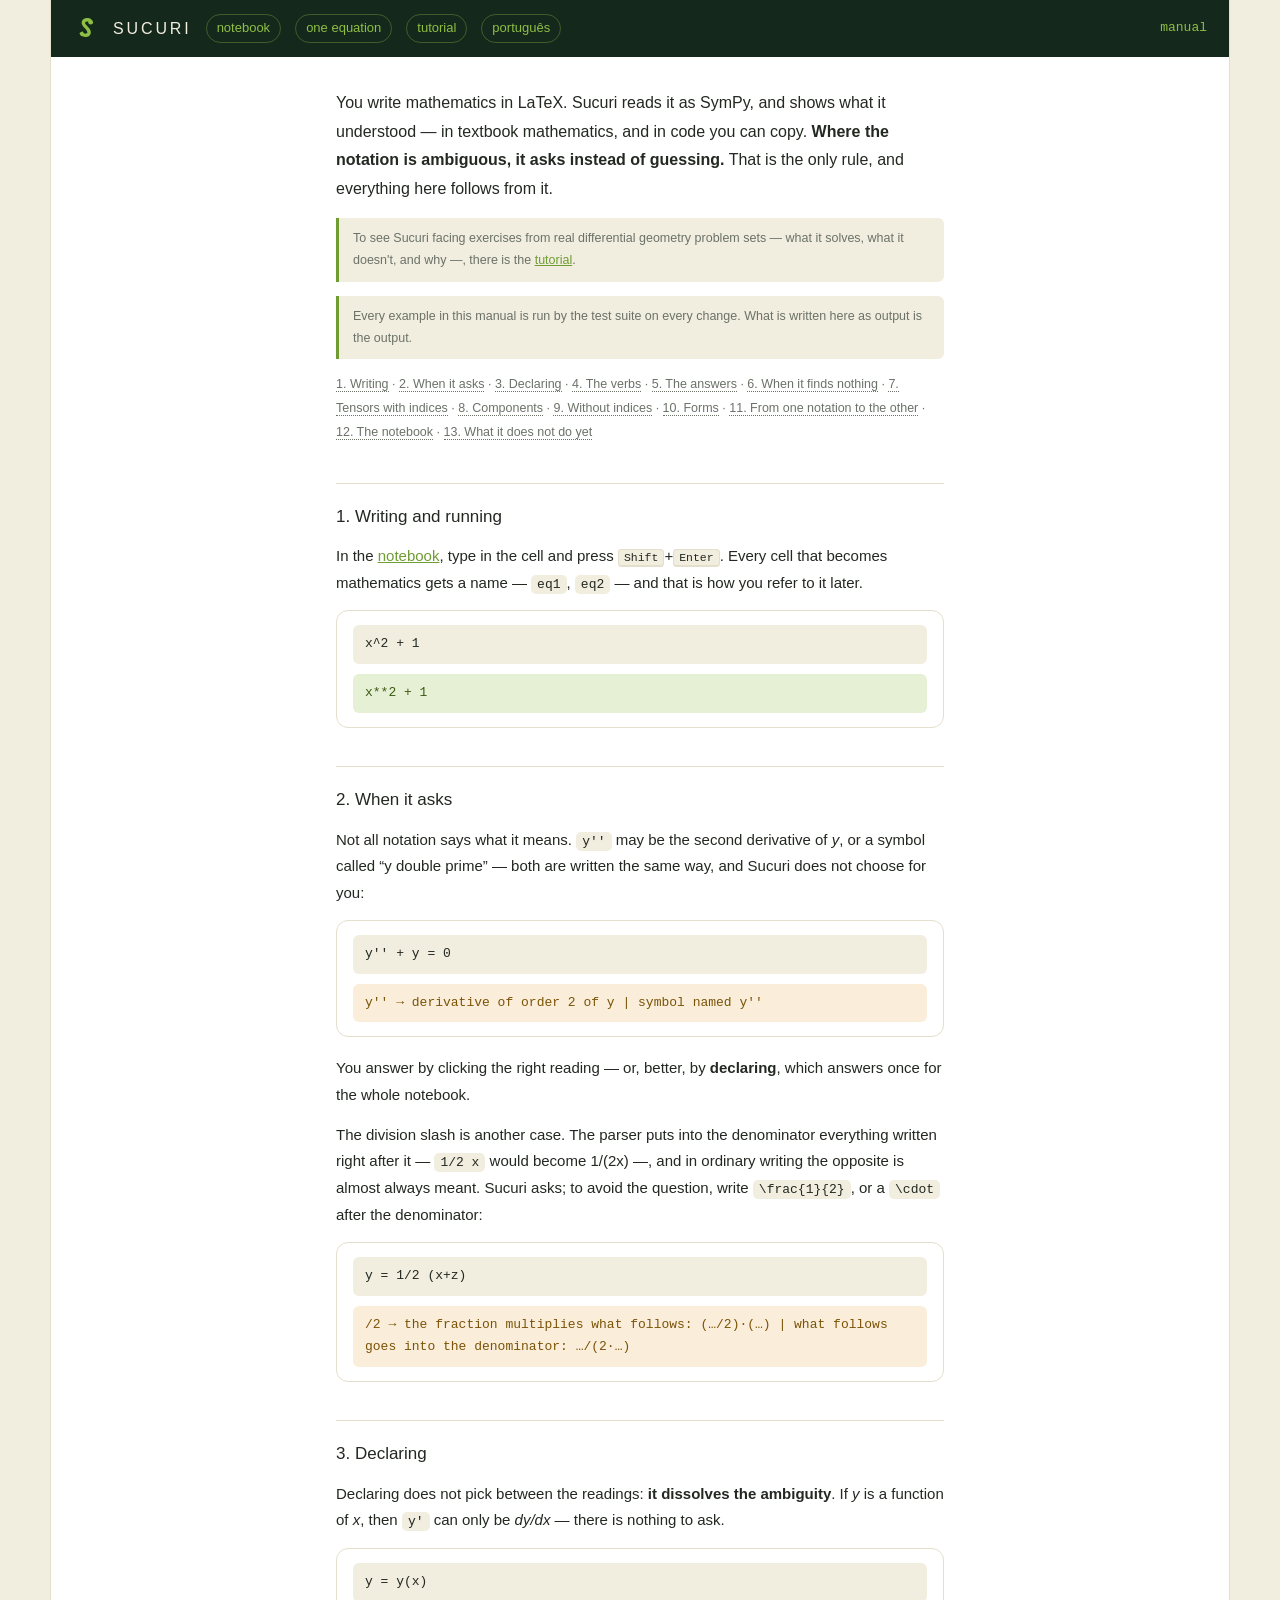
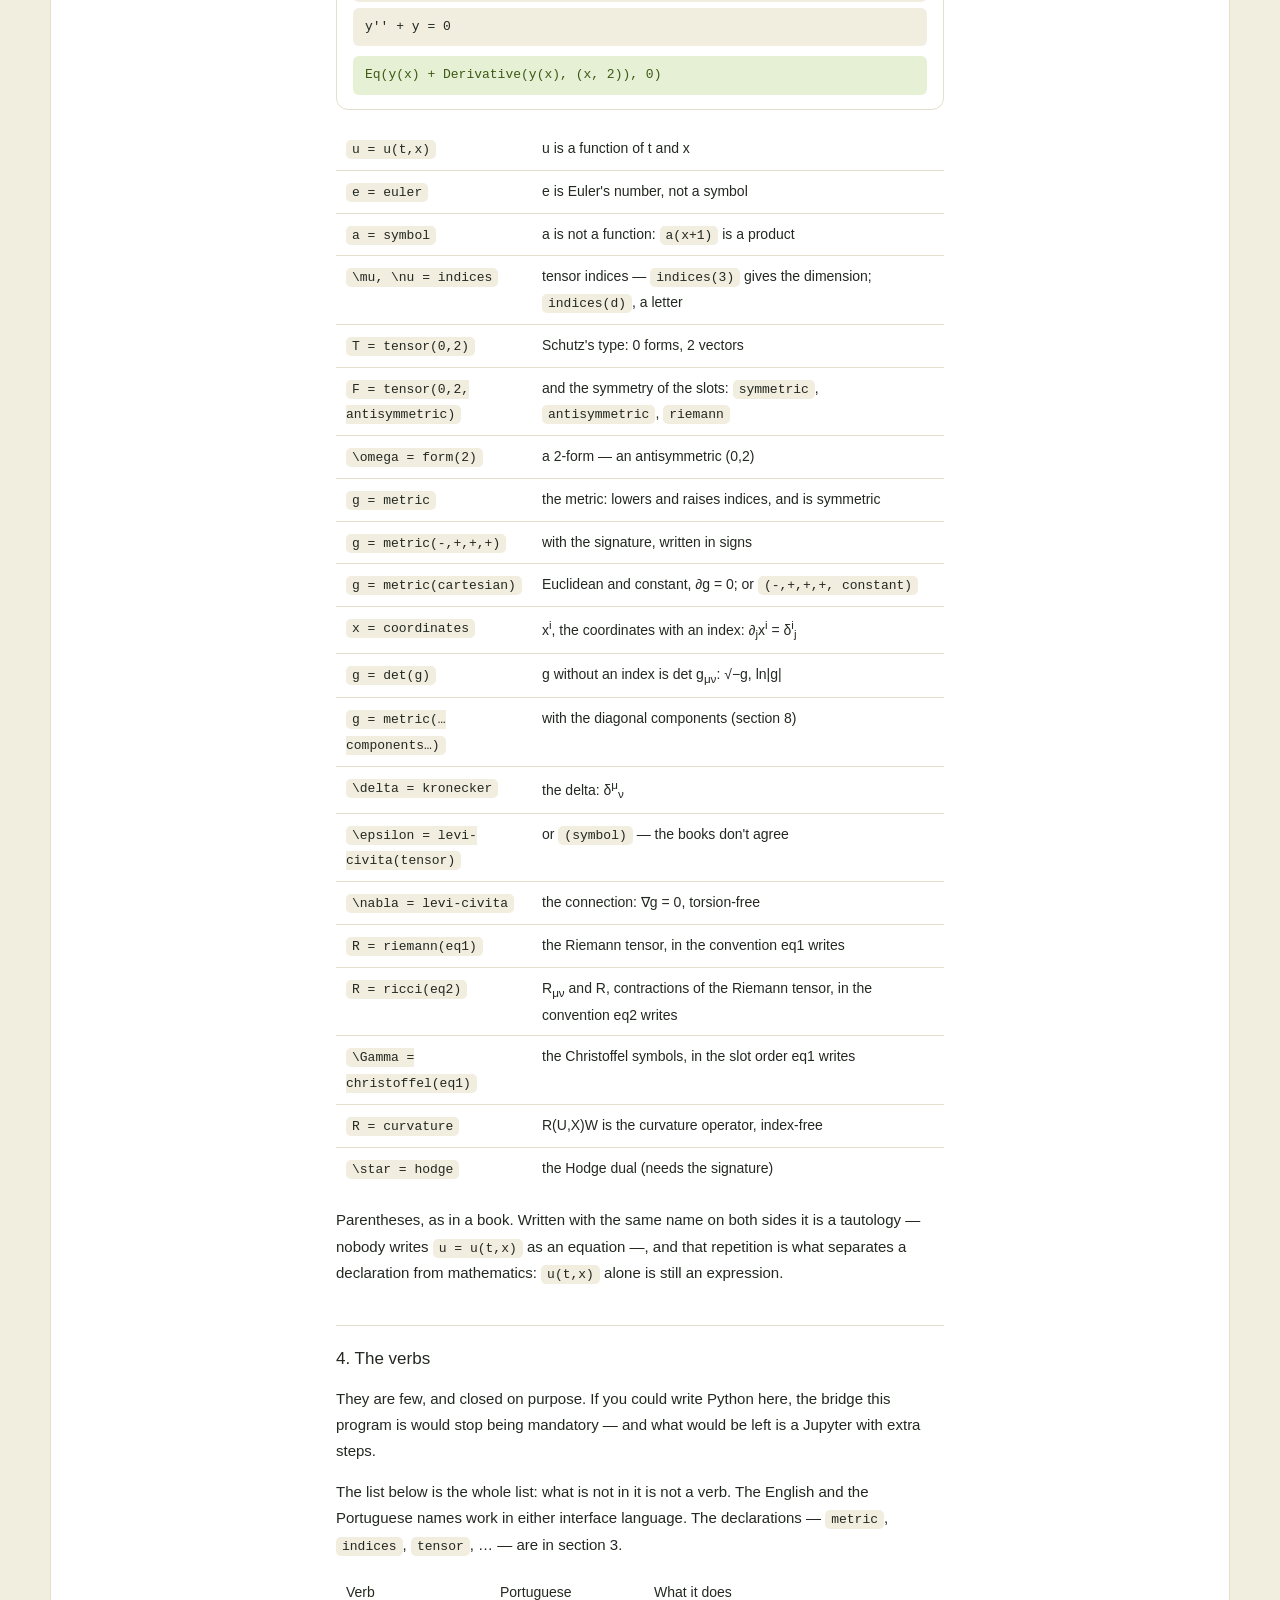
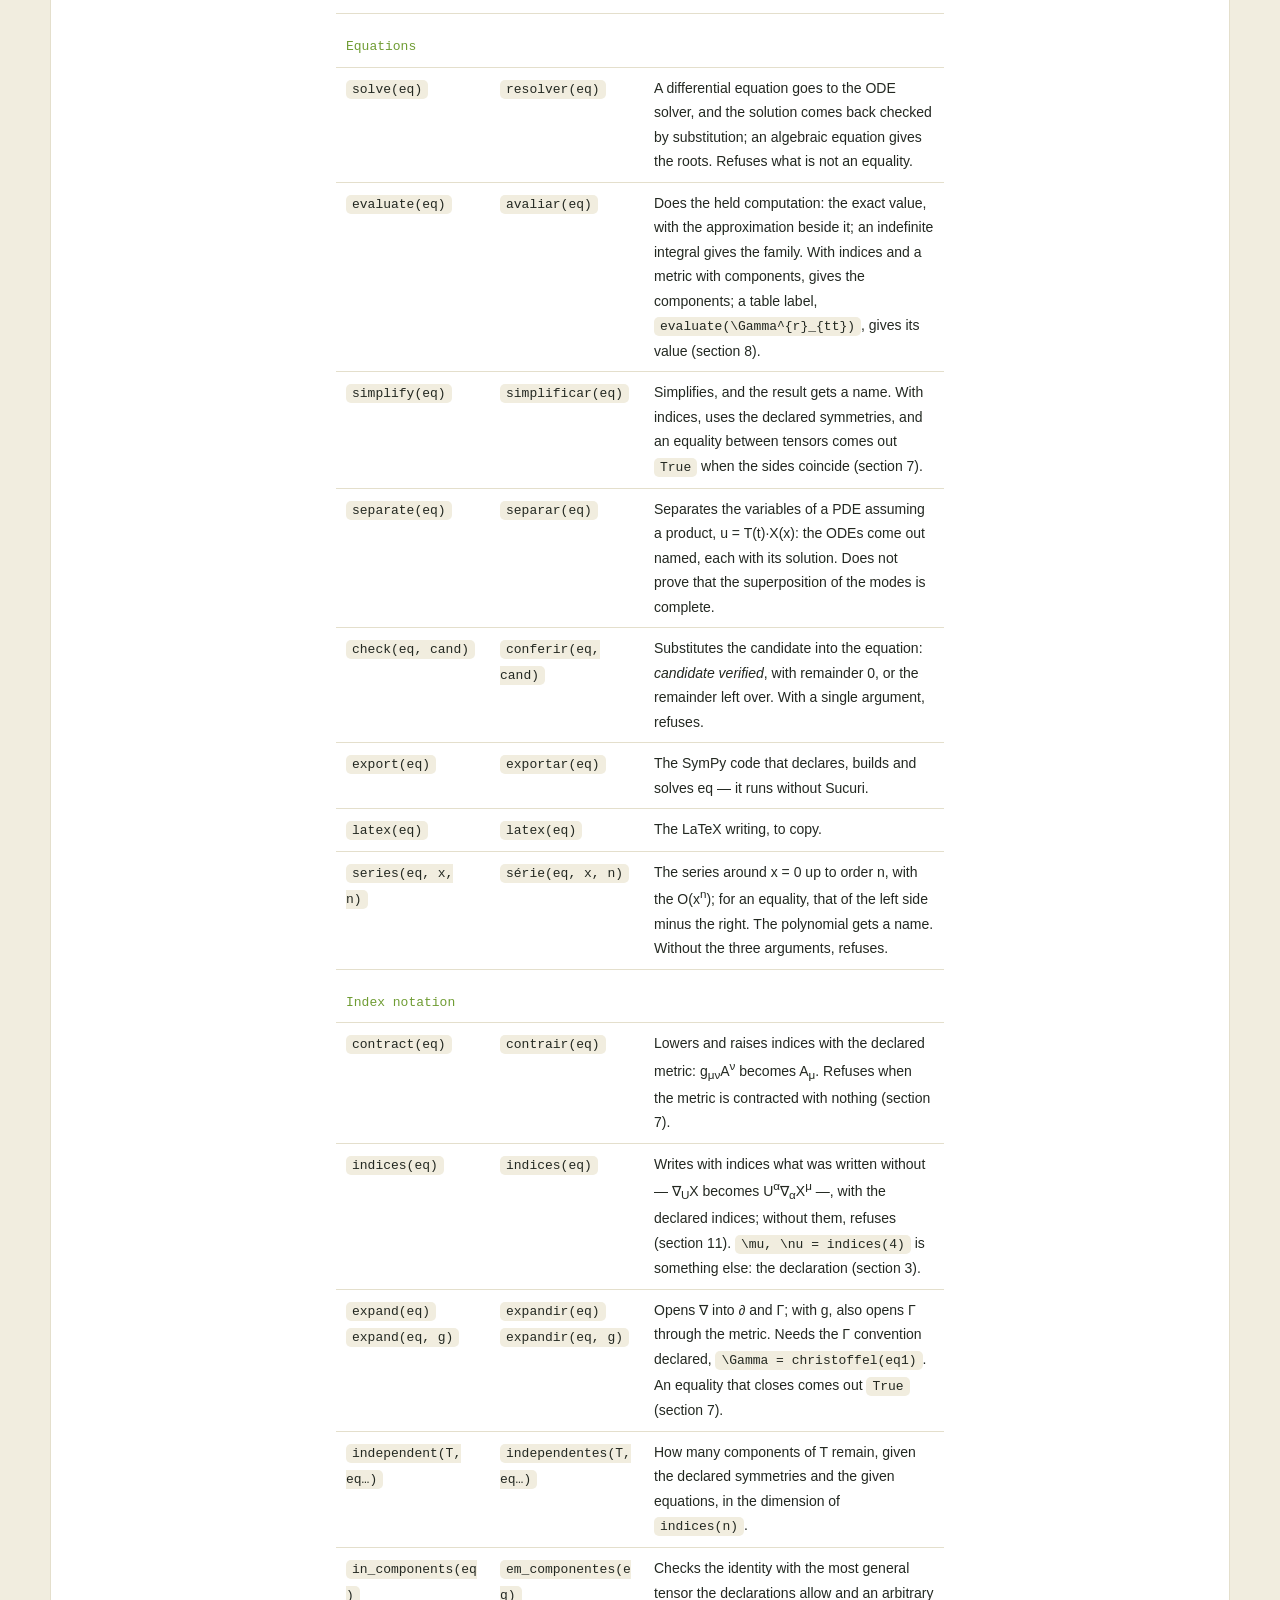
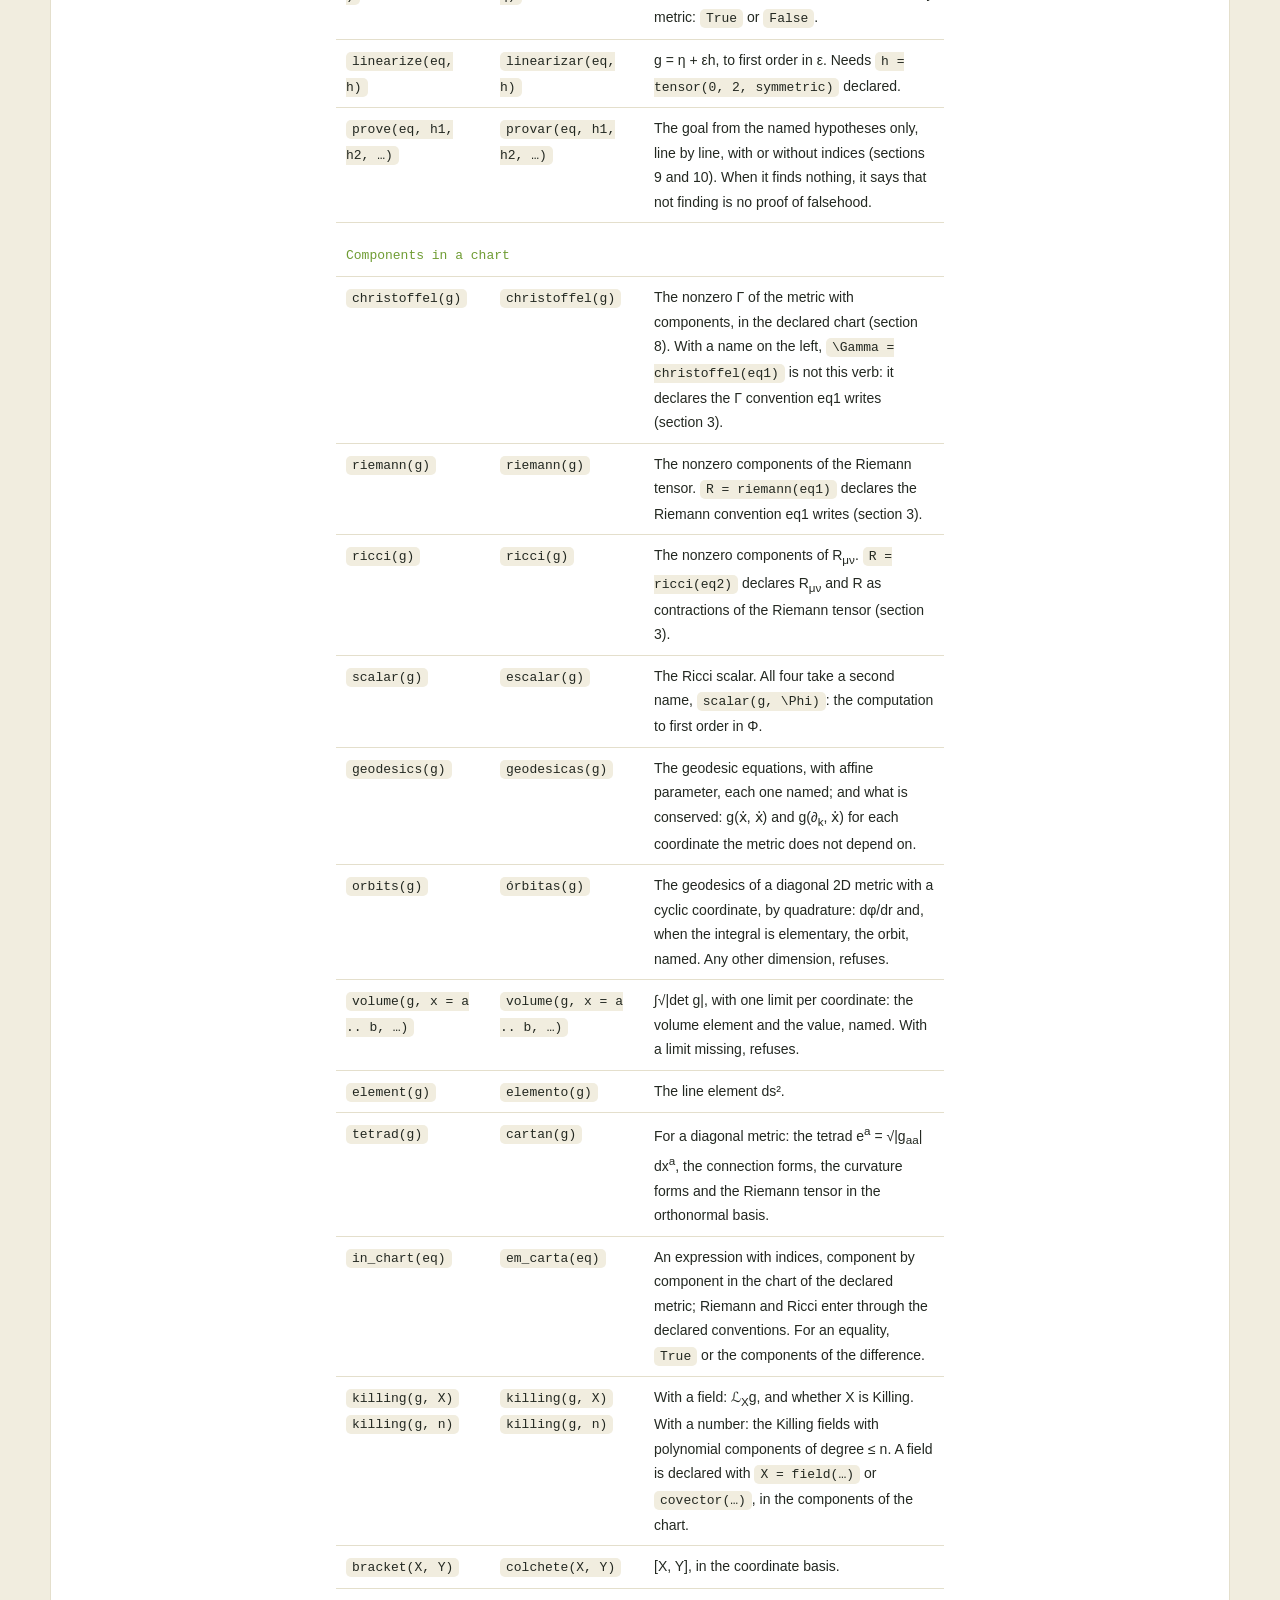
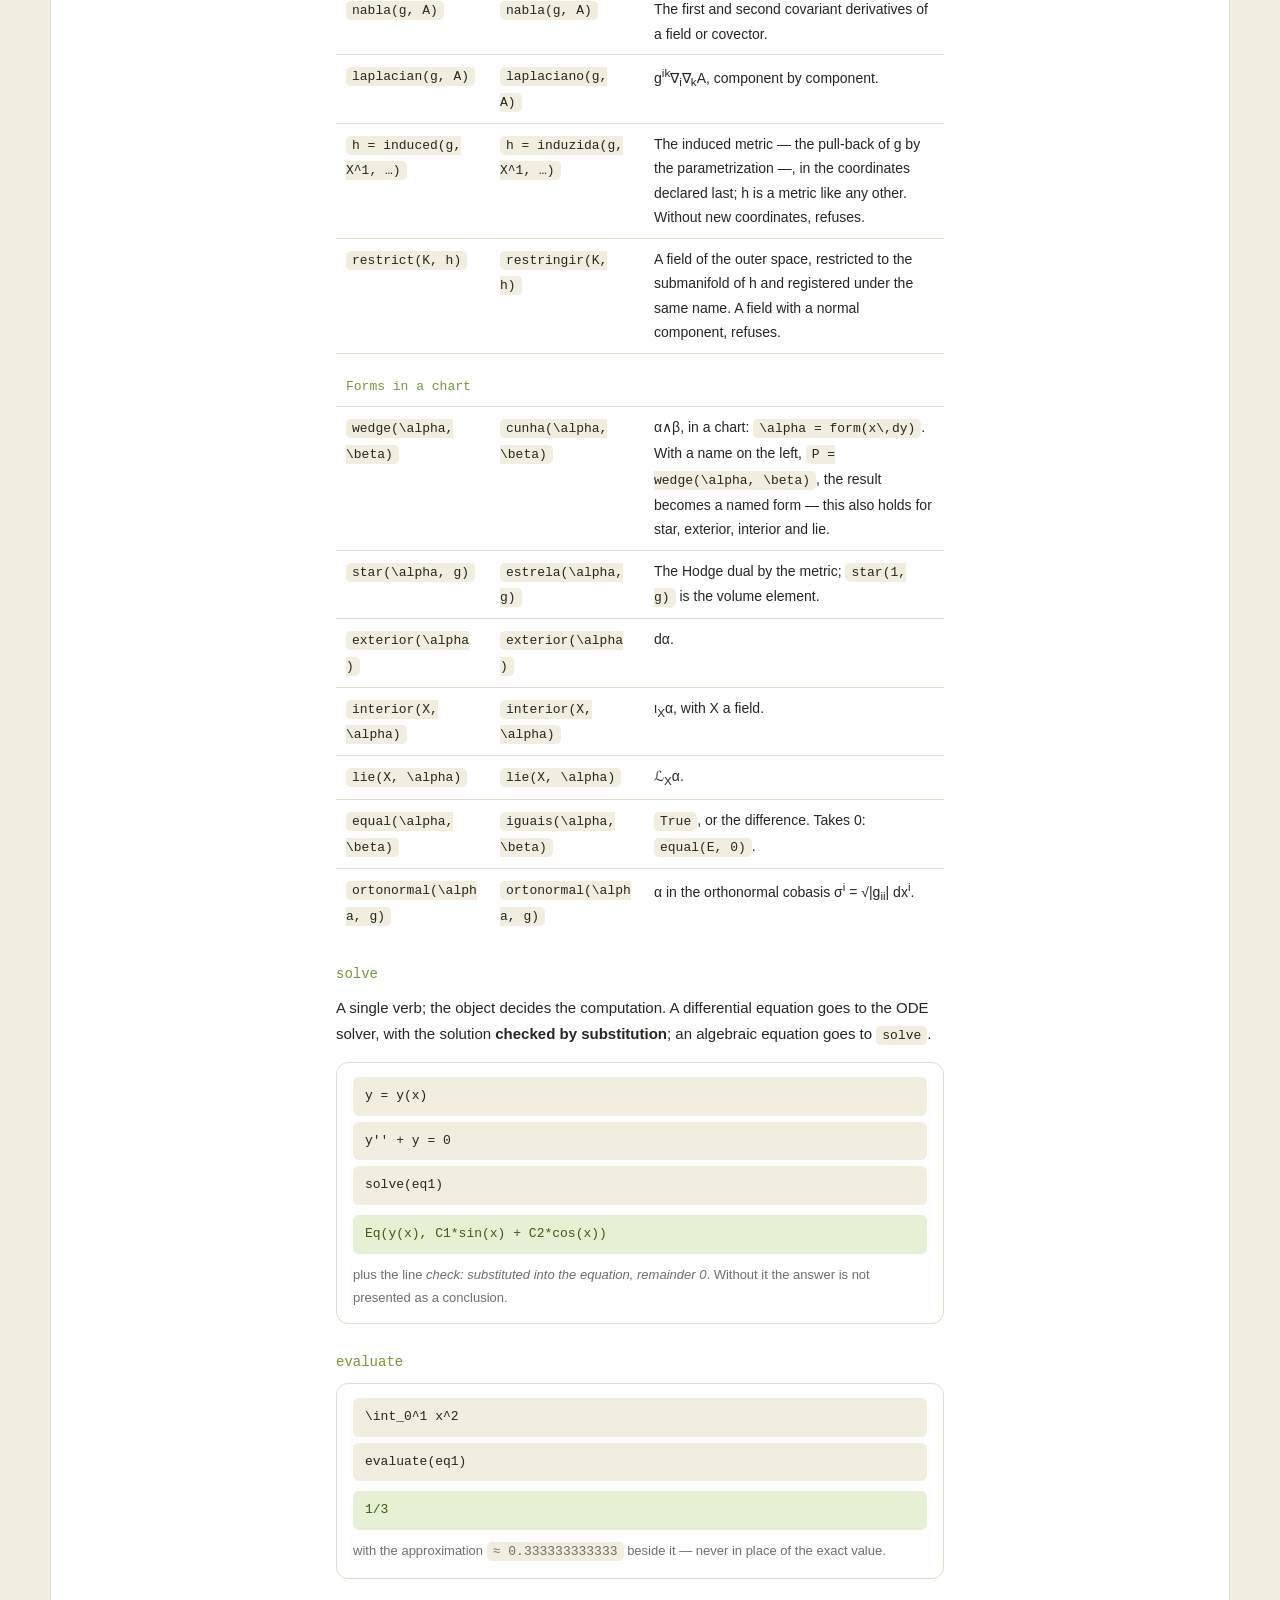
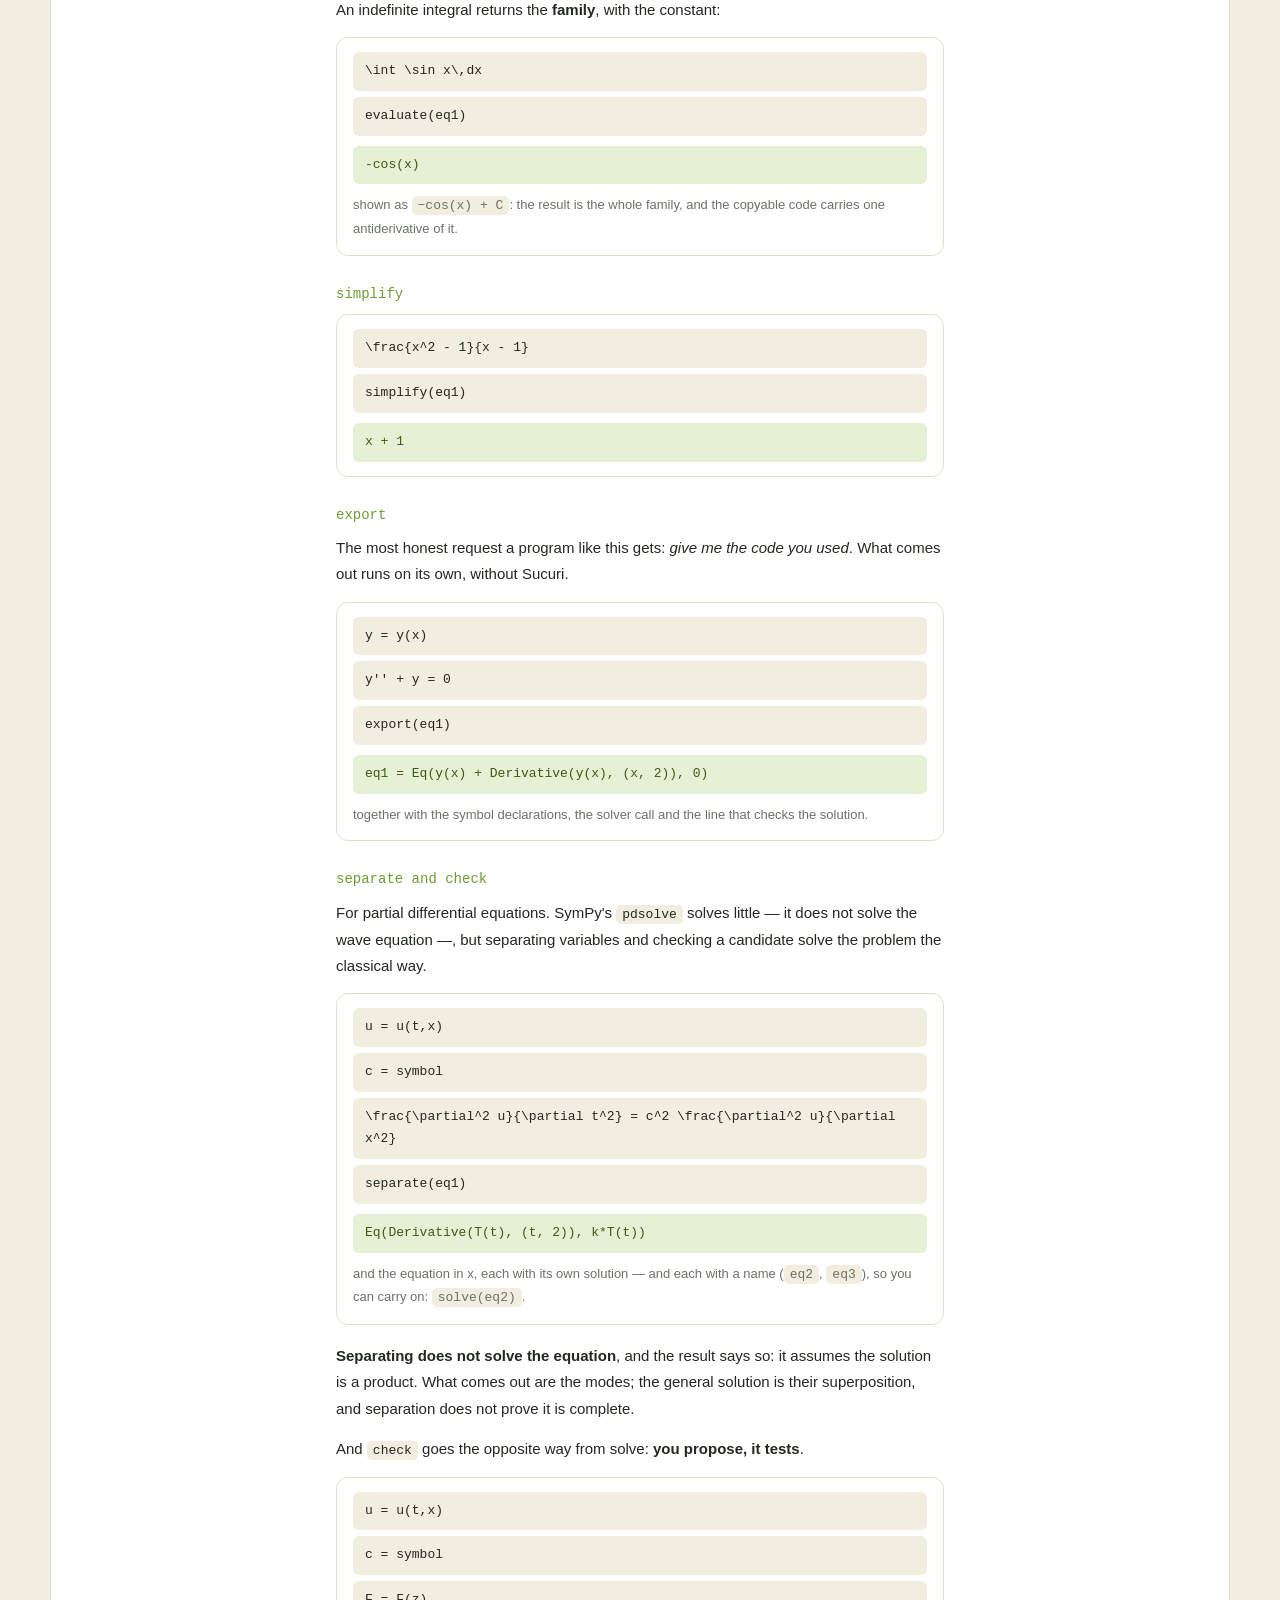
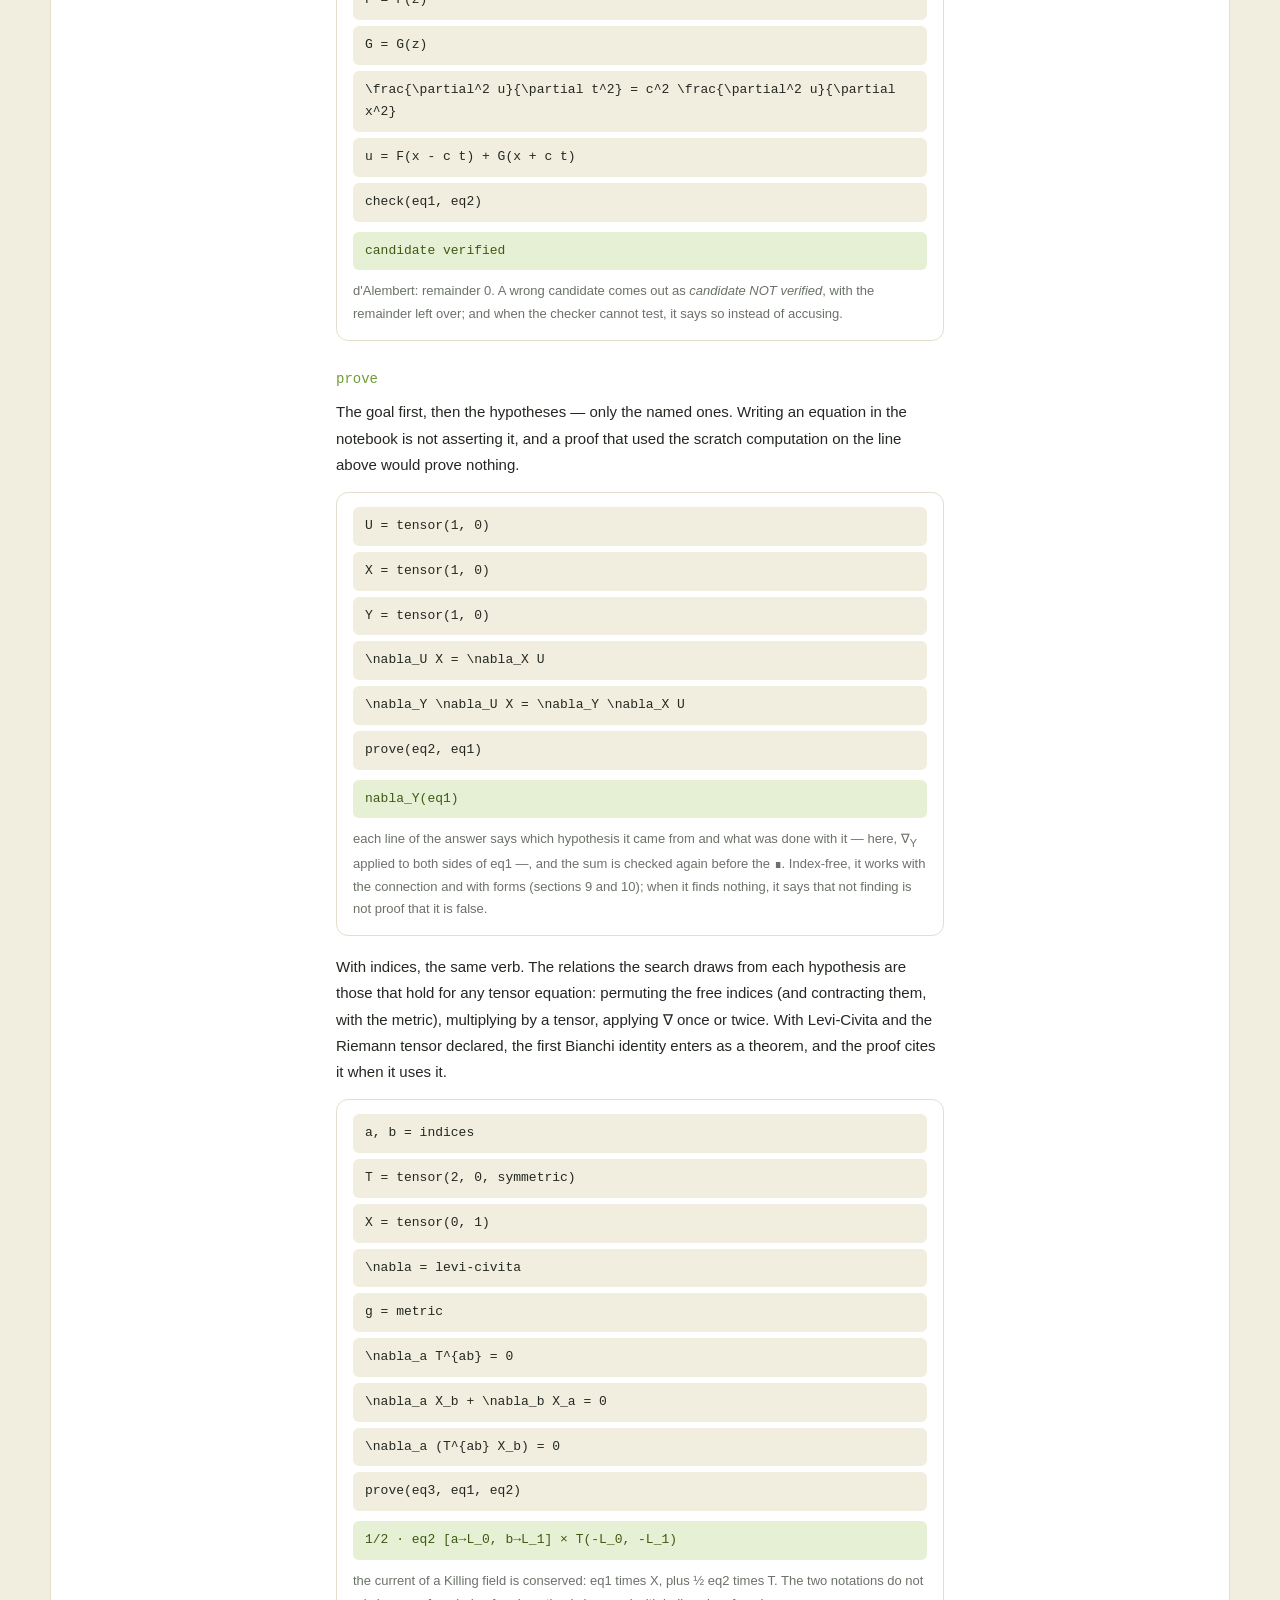
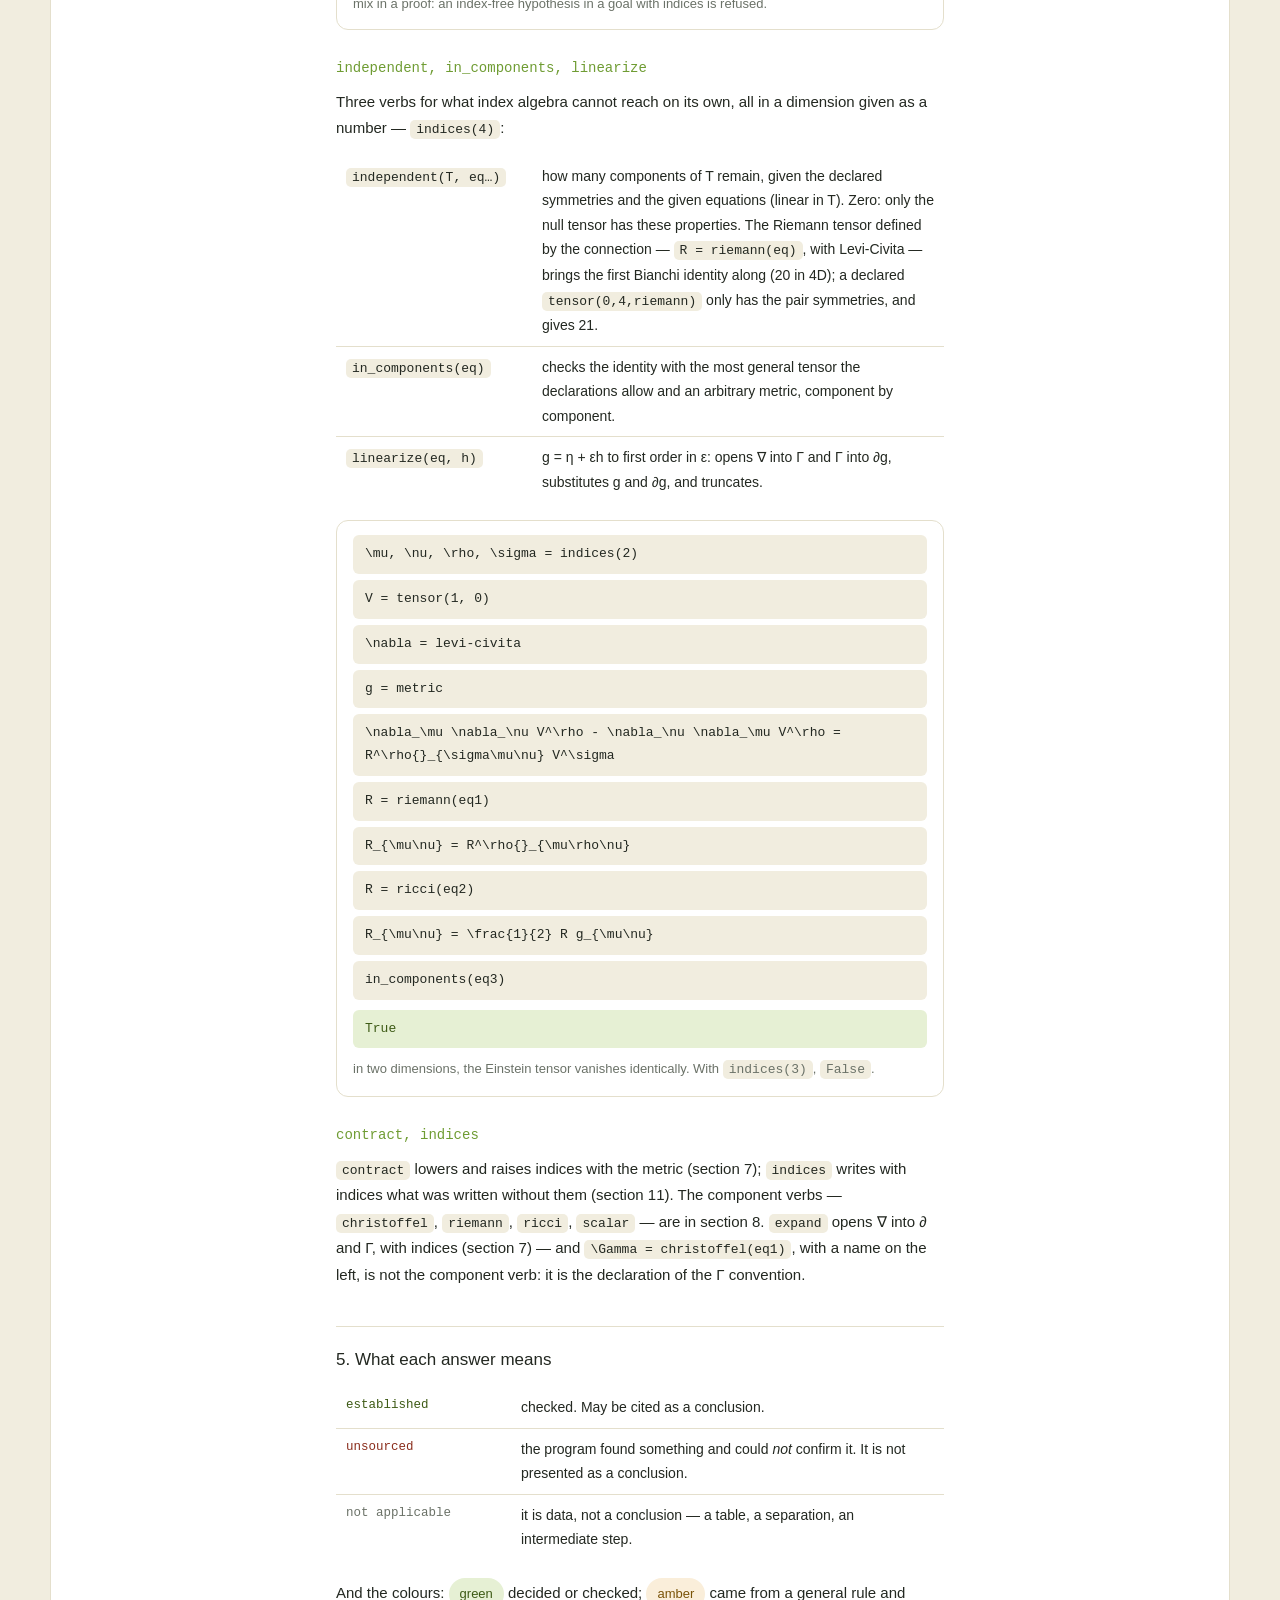
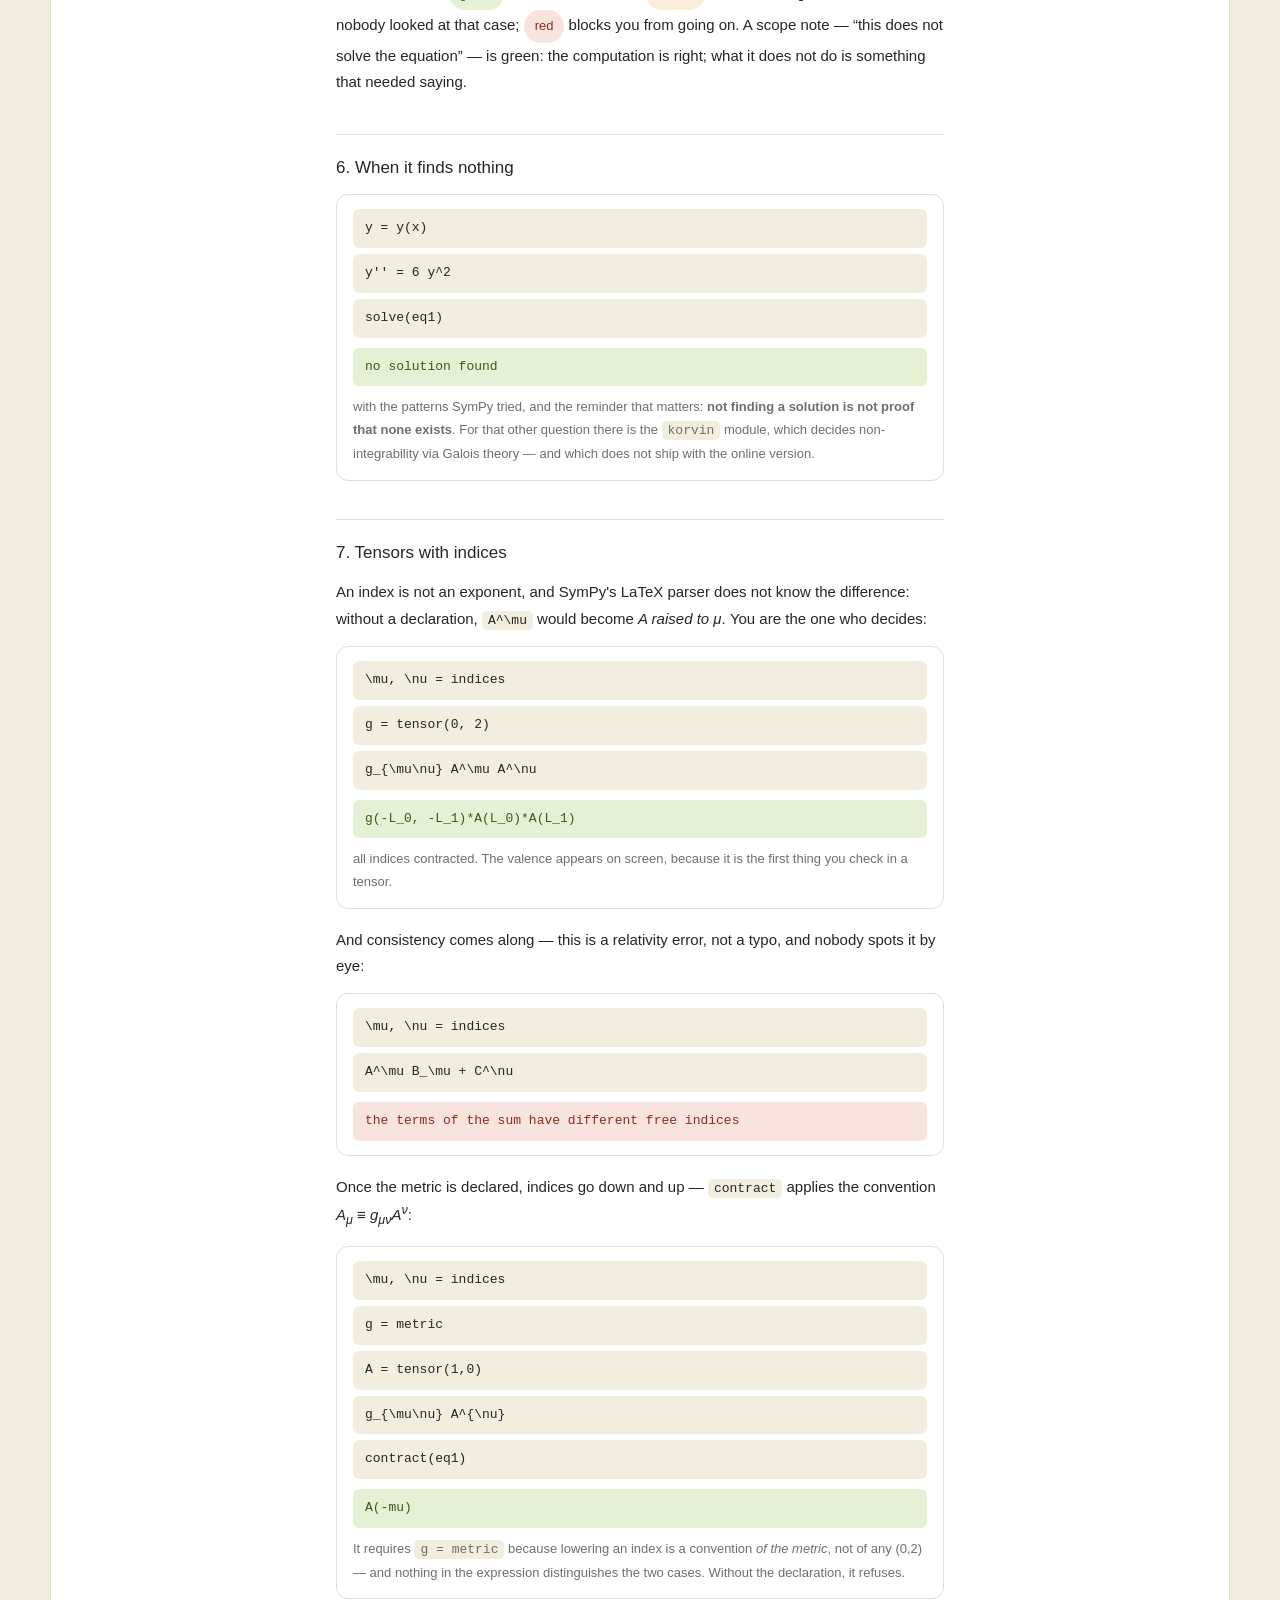
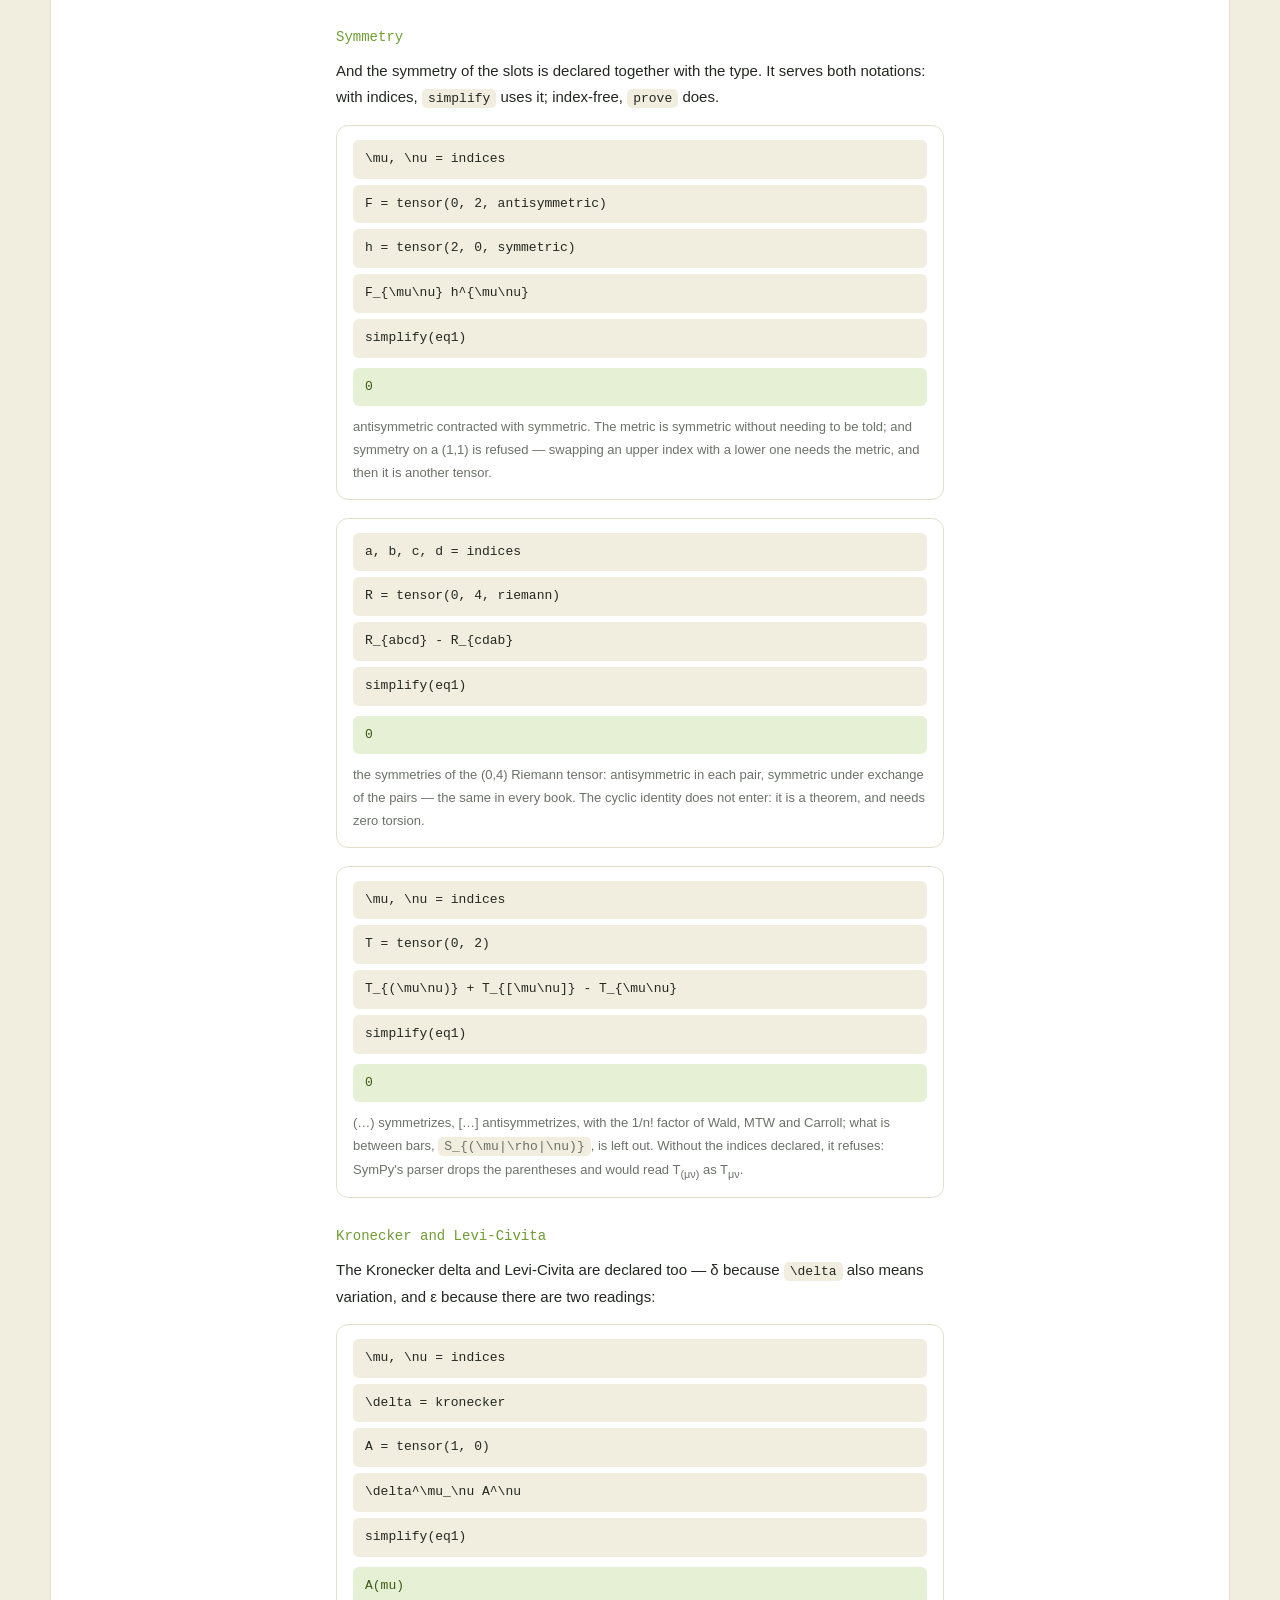
<file: web/manual-en.html>
<!DOCTYPE html>
<html lang="en">
<head>
<meta charset="utf-8">
<meta name="viewport" content="width=device-width, initial-scale=1">
<title>SUCURI — manual</title>
<meta name="description" content="How to use Sucuri: writing, declaring, solving, and what each answer means.">
<link rel="icon" href="favicon.svg">
<link rel="stylesheet" href="tokens.css">
<link rel="stylesheet" href="sucuri.css">
<link rel="stylesheet" href="caderno.css">
<link rel="stylesheet" href="manual.css">
</head>
<body>
<div class="app">

<header>
  <svg width="26" height="26" viewBox="0 0 100 100" aria-label="SUCURI">
    <path d="M68 28 C68 16, 44 14, 40 28 C36 42, 62 50, 62 66 C62 80, 40 82, 34 72"
          fill="none" stroke="#8FBE45" stroke-width="13" stroke-linecap="round"/>
    <circle cx="68" cy="28" r="9" fill="#8FBE45"/>
    <g transform="rotate(-31 34 72)"><rect x="27" y="65" width="14" height="14" rx="1.5" fill="#8FBE45"/></g>
  </svg>
  <span class="wordmark">SUCURI</span>
  <a class="modo" href="caderno.html?lang=en">notebook</a>
  <a class="modo" href="index.html?lang=en">one equation</a>
  <a class="modo" href="tutorial.html">tutorial</a>
  <a class="modo" href="manual.html" lang="pt-BR">português</a>
  <span class="arquivo">manual</span>
</header>

<main class="manual">

<p class="abertura">You write mathematics in LaTeX. Sucuri reads it as SymPy, and
shows what it understood — in textbook mathematics, and in code you can
copy. <strong>Where the notation is ambiguous, it asks instead of
guessing.</strong> That is the only rule, and everything here follows from it.</p>

<p class="nota-manual">To see Sucuri facing exercises from real differential
geometry problem sets — what it solves, what it doesn't, and why —, there is the
<a href="tutorial.html">tutorial</a>.</p>

<p class="nota-manual">Every example in this manual is run by the test
suite on every change. What is written here as output is the output.</p>

<nav class="sumario">
  <a href="#escrever">1. Writing</a> ·
  <a href="#pergunta">2. When it asks</a> ·
  <a href="#declarar">3. Declaring</a> ·
  <a href="#verbos">4. The verbs</a> ·
  <a href="#respostas">5. The answers</a> ·
  <a href="#nao-acha">6. When it finds nothing</a> ·
  <a href="#indices">7. Tensors with indices</a> ·
  <a href="#componentes">8. Components</a> ·
  <a href="#sem-indice">9. Without indices</a> ·
  <a href="#formas">10. Forms</a> ·
  <a href="#traducao">11. From one notation to the other</a> ·
  <a href="#caderno">12. The notebook</a> ·
  <a href="#limites">13. What it does not do yet</a>
</nav>

<h2 id="escrever">1. Writing and running</h2>

<p>In the <a href="caderno.html?lang=en">notebook</a>, type in the cell and press
<kbd>Shift</kbd>+<kbd>Enter</kbd>. Every cell that becomes mathematics gets a
name — <code>eq1</code>, <code>eq2</code> — and that is how you refer to it
later.</p>

<div class="exemplo">
  <code class="entrada">x^2 + 1</code>
  <samp class="saida">x**2 + 1</samp>
</div>

<h2 id="pergunta">2. When it asks</h2>

<p>Not all notation says what it means. <code>y''</code> may be the second
derivative of <em>y</em>, or a symbol called “y double prime” — both are
written the same way, and Sucuri does not choose for you:</p>

<div class="exemplo">
  <code class="entrada">y'' + y = 0</code>
  <samp class="pergunta">y''  →  derivative of order 2 of y  |  symbol named y''</samp>
</div>

<p>You answer by clicking the right reading — or, better, by <strong>declaring</strong>,
which answers once for the whole notebook.</p>

<p>The division slash is another case. The parser puts into the denominator
everything written right after it — <code>1/2 x</code> would become 1/(2x) —, and
in ordinary writing the opposite is almost always meant. Sucuri asks; to avoid the
question, write <code>\frac{1}{2}</code>, or a <code>\cdot</code> after the denominator:</p>

<div class="exemplo">
  <code class="entrada">y = 1/2 (x+z)</code>
  <samp class="pergunta">/2  →  the fraction multiplies what follows: (…/2)·(…)  |  what follows goes into the denominator: …/(2·…)</samp>
</div>

<h2 id="declarar">3. Declaring</h2>

<p>Declaring does not pick between the readings: <strong>it dissolves the ambiguity</strong>. If
<em>y</em> is a function of <em>x</em>, then <code>y'</code> can only be
<em>dy/dx</em> — there is nothing to ask.</p>

<div class="exemplo">
  <code class="entrada">y = y(x)</code>
  <code class="entrada">y'' + y = 0</code>
  <samp class="saida">Eq(y(x) + Derivative(y(x), (x, 2)), 0)</samp>
</div>

<table class="tabela">
  <tr><td><code>u = u(t,x)</code></td><td>u is a function of t and x</td></tr>
  <tr><td><code>e = euler</code></td><td>e is Euler's number, not a symbol</td></tr>
  <tr><td><code>a = symbol</code></td><td>a is not a function: <code>a(x+1)</code> is a product</td></tr>
  <tr><td><code>\mu, \nu = indices</code></td><td>tensor indices — <code>indices(3)</code> gives the dimension; <code>indices(d)</code>, a letter</td></tr>
  <tr><td><code>T = tensor(0,2)</code></td><td>Schutz's type: 0 forms, 2 vectors</td></tr>
  <tr><td><code>F = tensor(0,2, antisymmetric)</code></td><td>and the symmetry of the slots: <code>symmetric</code>, <code>antisymmetric</code>, <code>riemann</code></td></tr>
  <tr><td><code>\omega = form(2)</code></td><td>a 2-form — an antisymmetric (0,2)</td></tr>
  <tr><td><code>g = metric</code></td><td>the metric: lowers and raises indices, and is symmetric</td></tr>
  <tr><td><code>g = metric(-,+,+,+)</code></td><td>with the signature, written in signs</td></tr>
  <tr><td><code>g = metric(cartesian)</code></td><td>Euclidean and constant, ∂g = 0; or <code>(-,+,+,+, constant)</code></td></tr>
  <tr><td><code>x = coordinates</code></td><td>x<sup>i</sup>, the coordinates with an index: ∂<sub>j</sub>x<sup>i</sup> = δ<sup>i</sup><sub>j</sub></td></tr>
  <tr><td><code>g = det(g)</code></td><td>g without an index is det g<sub>μν</sub>: √−g, ln|g|</td></tr>
  <tr><td><code>g = metric(…components…)</code></td><td>with the diagonal components (section 8)</td></tr>
  <tr><td><code>\delta = kronecker</code></td><td>the delta: δ<sup>μ</sup><sub>ν</sub></td></tr>
  <tr><td><code>\epsilon = levi-civita(tensor)</code></td><td>or <code>(symbol)</code> — the books don't agree</td></tr>
  <tr><td><code>\nabla = levi-civita</code></td><td>the connection: ∇g = 0, torsion-free</td></tr>
  <tr><td><code>R = riemann(eq1)</code></td><td>the Riemann tensor, in the convention eq1 writes</td></tr>
  <tr><td><code>R = ricci(eq2)</code></td><td>R<sub>μν</sub> and R, contractions of the Riemann tensor, in the convention eq2 writes</td></tr>
  <tr><td><code>\Gamma = christoffel(eq1)</code></td><td>the Christoffel symbols, in the slot order eq1 writes</td></tr>
  <tr><td><code>R = curvature</code></td><td>R(U,X)W is the curvature operator, index-free</td></tr>
  <tr><td><code>\star = hodge</code></td><td>the Hodge dual (needs the signature)</td></tr>
</table>

<p>Parentheses, as in a book. Written with the same name on both sides it is a
tautology — nobody writes <code>u = u(t,x)</code> as an equation —, and that
repetition is what separates a declaration from mathematics: <code>u(t,x)</code> alone
is still an expression.</p>

<h2 id="verbos">4. The verbs</h2>

<p>They are few, and closed on purpose. If you could write Python here, the
bridge this program is would stop being mandatory — and what would be left is a Jupyter
with extra steps.</p>

<p>The list below is the whole list: what is not in it is not a verb. The
English and the Portuguese names work in either interface language. The
declarations — <code>metric</code>, <code>indices</code>, <code>tensor</code>,
… — are in section 3.</p>

<table class="tabela verbos" id="lista-de-verbos">
  <tr><th>Verb</th><th>Portuguese</th><th>What it does</th></tr>
  <tr class="grupo"><th colspan="3">Equations</th></tr>
  <tr><td><code>solve(eq)</code></td><td><code>resolver(eq)</code></td>
      <td>A differential equation goes to the ODE solver, and the solution comes
      back checked by substitution; an algebraic equation gives the roots.
      Refuses what is not an equality.</td></tr>
  <tr><td><code>evaluate(eq)</code></td><td><code>avaliar(eq)</code></td>
      <td>Does the held computation: the exact value, with the approximation
      beside it; an indefinite integral gives the family. With indices and a
      metric with components, gives the components; a table label,
      <code>evaluate(\Gamma^{r}_{tt})</code>, gives its value (section 8).</td></tr>
  <tr><td><code>simplify(eq)</code></td><td><code>simplificar(eq)</code></td>
      <td>Simplifies, and the result gets a name. With indices, uses the
      declared symmetries, and an equality between tensors comes out
      <code>True</code> when the sides coincide (section 7).</td></tr>
  <tr><td><code>separate(eq)</code></td><td><code>separar(eq)</code></td>
      <td>Separates the variables of a PDE assuming a product,
      u = T(t)·X(x): the ODEs come out named, each with its solution. Does not
      prove that the superposition of the modes is complete.</td></tr>
  <tr><td><code>check(eq, cand)</code></td><td><code>conferir(eq, cand)</code></td>
      <td>Substitutes the candidate into the equation: <em>candidate
      verified</em>, with remainder 0, or the remainder left over. With a
      single argument, refuses.</td></tr>
  <tr><td><code>export(eq)</code></td><td><code>exportar(eq)</code></td>
      <td>The SymPy code that declares, builds and solves eq — it runs
      without Sucuri.</td></tr>
  <tr><td><code>latex(eq)</code></td><td><code>latex(eq)</code></td>
      <td>The LaTeX writing, to copy.</td></tr>
  <tr><td><code>series(eq, x, n)</code></td><td><code>série(eq, x, n)</code></td>
      <td>The series around x = 0 up to order n, with the O(x<sup>n</sup>);
      for an equality, that of the left side minus the right. The polynomial
      gets a name. Without the three arguments, refuses.</td></tr>

  <tr class="grupo"><th colspan="3">Index notation</th></tr>
  <tr><td><code>contract(eq)</code></td><td><code>contrair(eq)</code></td>
      <td>Lowers and raises indices with the declared metric:
      g<sub>μν</sub>A<sup>ν</sup> becomes A<sub>μ</sub>. Refuses when the
      metric is contracted with nothing (section 7).</td></tr>
  <tr><td><code>indices(eq)</code></td><td><code>indices(eq)</code></td>
      <td>Writes with indices what was written without — ∇<sub>U</sub>X
      becomes U<sup>α</sup>∇<sub>α</sub>X<sup>μ</sup> —, with the declared
      indices; without them, refuses (section 11).
      <code>\mu, \nu = indices(4)</code> is something else: the declaration
      (section 3).</td></tr>
  <tr><td><code>expand(eq)</code><br><code>expand(eq, g)</code></td>
      <td><code>expandir(eq)</code><br><code>expandir(eq, g)</code></td>
      <td>Opens ∇ into ∂ and Γ; with g, also opens Γ through the metric. Needs
      the Γ convention declared, <code>\Gamma = christoffel(eq1)</code>. An
      equality that closes comes out <code>True</code> (section 7).</td></tr>
  <tr><td><code>independent(T, eq…)</code></td><td><code>independentes(T, eq…)</code></td>
      <td>How many components of T remain, given the declared symmetries and
      the given equations, in the dimension of <code>indices(n)</code>.</td></tr>
  <tr><td><code>in_components(eq)</code></td><td><code>em_componentes(eq)</code></td>
      <td>Checks the identity with the most general tensor the declarations
      allow and an arbitrary metric: <code>True</code> or
      <code>False</code>.</td></tr>
  <tr><td><code>linearize(eq, h)</code></td><td><code>linearizar(eq, h)</code></td>
      <td>g = η + εh, to first order in ε. Needs
      <code>h = tensor(0, 2, symmetric)</code> declared.</td></tr>
  <tr><td><code>prove(eq, h1, h2, …)</code></td><td><code>provar(eq, h1, h2, …)</code></td>
      <td>The goal from the named hypotheses only, line by line, with or
      without indices (sections 9 and 10). When it finds nothing, it says
      that not finding is no proof of falsehood.</td></tr>

  <tr class="grupo"><th colspan="3">Components in a chart</th></tr>
  <tr><td><code>christoffel(g)</code></td><td><code>christoffel(g)</code></td>
      <td>The nonzero Γ of the metric with components, in the declared chart
      (section 8). With a name on the left, <code>\Gamma = christoffel(eq1)</code>
      is not this verb: it declares the Γ convention eq1 writes (section 3).</td></tr>
  <tr><td><code>riemann(g)</code></td><td><code>riemann(g)</code></td>
      <td>The nonzero components of the Riemann tensor. <code>R = riemann(eq1)</code>
      declares the Riemann convention eq1 writes (section 3).</td></tr>
  <tr><td><code>ricci(g)</code></td><td><code>ricci(g)</code></td>
      <td>The nonzero components of R<sub>μν</sub>. <code>R = ricci(eq2)</code>
      declares R<sub>μν</sub> and R as contractions of the Riemann tensor
      (section 3).</td></tr>
  <tr><td><code>scalar(g)</code></td><td><code>escalar(g)</code></td>
      <td>The Ricci scalar. All four take a second name,
      <code>scalar(g, \Phi)</code>: the computation to first order in Φ.</td></tr>
  <tr><td><code>geodesics(g)</code></td><td><code>geodesicas(g)</code></td>
      <td>The geodesic equations, with affine parameter, each one named; and
      what is conserved: g(ẋ, ẋ) and g(∂<sub>k</sub>, ẋ) for each coordinate
      the metric does not depend on.</td></tr>
  <tr><td><code>orbits(g)</code></td><td><code>órbitas(g)</code></td>
      <td>The geodesics of a diagonal 2D metric with a cyclic coordinate, by
      quadrature: dφ/dr and, when the integral is elementary, the orbit,
      named. Any other dimension, refuses.</td></tr>
  <tr><td><code>volume(g, x = a .. b, …)</code></td><td><code>volume(g, x = a .. b, …)</code></td>
      <td>∫√|det g|, with one limit per coordinate: the volume element and the
      value, named. With a limit missing, refuses.</td></tr>
  <tr><td><code>element(g)</code></td><td><code>elemento(g)</code></td>
      <td>The line element ds².</td></tr>
  <tr><td><code>tetrad(g)</code></td><td><code>cartan(g)</code></td>
      <td>For a diagonal metric: the tetrad e<sup>a</sup> = √|g<sub>aa</sub>|
      dx<sup>a</sup>, the connection forms, the curvature forms and the
      Riemann tensor in the orthonormal basis.</td></tr>
  <tr><td><code>in_chart(eq)</code></td><td><code>em_carta(eq)</code></td>
      <td>An expression with indices, component by component in the chart of
      the declared metric; Riemann and Ricci enter through the declared
      conventions. For an equality, <code>True</code> or the components of
      the difference.</td></tr>
  <tr><td><code>killing(g, X)</code><br><code>killing(g, n)</code></td>
      <td><code>killing(g, X)</code><br><code>killing(g, n)</code></td>
      <td>With a field: ℒ<sub>X</sub>g, and whether X is Killing. With a
      number: the Killing fields with polynomial components of degree ≤ n.
      A field is declared with <code>X = field(…)</code> or
      <code>covector(…)</code>, in the components of the chart.</td></tr>
  <tr><td><code>bracket(X, Y)</code></td><td><code>colchete(X, Y)</code></td>
      <td>[X, Y], in the coordinate basis.</td></tr>
  <tr><td><code>nabla(g, A)</code></td><td><code>nabla(g, A)</code></td>
      <td>The first and second covariant derivatives of a field or
      covector.</td></tr>
  <tr><td><code>laplacian(g, A)</code></td><td><code>laplaciano(g, A)</code></td>
      <td>g<sup>ik</sup>∇<sub>i</sub>∇<sub>k</sub>A, component by
      component.</td></tr>
  <tr><td><code>h = induced(g, X^1, …)</code></td><td><code>h = induzida(g, X^1, …)</code></td>
      <td>The induced metric — the pull-back of g by the parametrization —,
      in the coordinates declared last; h is a metric like any other. Without
      new coordinates, refuses.</td></tr>
  <tr><td><code>restrict(K, h)</code></td><td><code>restringir(K, h)</code></td>
      <td>A field of the outer space, restricted to the submanifold of h and
      registered under the same name. A field with a normal component,
      refuses.</td></tr>

  <tr class="grupo"><th colspan="3">Forms in a chart</th></tr>
  <tr><td><code>wedge(\alpha, \beta)</code></td><td><code>cunha(\alpha, \beta)</code></td>
      <td>α∧β, in a chart: <code>\alpha = form(x\,dy)</code>. With a name on
      the left, <code>P = wedge(\alpha, \beta)</code>, the result becomes a
      named form — this also holds for star, exterior, interior and lie.</td></tr>
  <tr><td><code>star(\alpha, g)</code></td><td><code>estrela(\alpha, g)</code></td>
      <td>The Hodge dual by the metric; <code>star(1, g)</code> is the volume
      element.</td></tr>
  <tr><td><code>exterior(\alpha)</code></td><td><code>exterior(\alpha)</code></td>
      <td>dα.</td></tr>
  <tr><td><code>interior(X, \alpha)</code></td><td><code>interior(X, \alpha)</code></td>
      <td>ι<sub>X</sub>α, with X a field.</td></tr>
  <tr><td><code>lie(X, \alpha)</code></td><td><code>lie(X, \alpha)</code></td>
      <td>ℒ<sub>X</sub>α.</td></tr>
  <tr><td><code>equal(\alpha, \beta)</code></td><td><code>iguais(\alpha, \beta)</code></td>
      <td><code>True</code>, or the difference. Takes 0:
      <code>equal(E, 0)</code>.</td></tr>
  <tr><td><code>ortonormal(\alpha, g)</code></td><td><code>ortonormal(\alpha, g)</code></td>
      <td>α in the orthonormal cobasis σ<sup>i</sup> = √|g<sub>ii</sub>|
      dx<sup>i</sup>.</td></tr>
</table>

<h3>solve</h3>

<p>A single verb; the object decides the computation. A differential equation goes to the
ODE solver, with the solution <strong>checked by substitution</strong>; an algebraic
equation goes to <code>solve</code>.</p>

<div class="exemplo">
  <code class="entrada">y = y(x)</code>
  <code class="entrada">y'' + y = 0</code>
  <code class="entrada">solve(eq1)</code>
  <samp class="saida">Eq(y(x), C1*sin(x) + C2*cos(x))</samp>
  <p class="explica">plus the line <em>check: substituted into the equation, remainder 0</em>.
    Without it the answer is not presented as a conclusion.</p>
</div>

<h3>evaluate</h3>

<div class="exemplo">
  <code class="entrada">\int_0^1 x^2</code>
  <code class="entrada">evaluate(eq1)</code>
  <samp class="saida">1/3</samp>
  <p class="explica">with the approximation <code>≈ 0.333333333333</code> beside it —
    never in place of the exact value.</p>
</div>

<p>An indefinite integral returns the <strong>family</strong>, with the constant:</p>

<div class="exemplo">
  <code class="entrada">\int \sin x\,dx</code>
  <code class="entrada">evaluate(eq1)</code>
  <samp class="saida">-cos(x)</samp>
  <p class="explica">shown as <code>−cos(x) + C</code>: the result is the
    whole family, and the copyable code carries one antiderivative of it.</p>
</div>

<h3>simplify</h3>

<div class="exemplo">
  <code class="entrada">\frac{x^2 - 1}{x - 1}</code>
  <code class="entrada">simplify(eq1)</code>
  <samp class="saida">x + 1</samp>
</div>

<h3>export</h3>

<p>The most honest request a program like this gets: <em>give me the code
you used</em>. What comes out runs on its own, without Sucuri.</p>

<div class="exemplo">
  <code class="entrada">y = y(x)</code>
  <code class="entrada">y'' + y = 0</code>
  <code class="entrada">export(eq1)</code>
  <samp class="saida">eq1 = Eq(y(x) + Derivative(y(x), (x, 2)), 0)</samp>
  <p class="explica">together with the symbol declarations, the solver call and
    the line that checks the solution.</p>
</div>

<h3>separate and check</h3>

<p>For partial differential equations. SymPy's <code>pdsolve</code> solves
little — it does not solve the wave equation —, but separating variables and checking
a candidate solve the problem the classical way.</p>

<div class="exemplo">
  <code class="entrada">u = u(t,x)</code>
  <code class="entrada">c = symbol</code>
  <code class="entrada">\frac{\partial^2 u}{\partial t^2} = c^2 \frac{\partial^2 u}{\partial x^2}</code>
  <code class="entrada">separate(eq1)</code>
  <samp class="saida">Eq(Derivative(T(t), (t, 2)), k*T(t))</samp>
  <p class="explica">and the equation in x, each with its own solution — and each
    with a name (<code>eq2</code>, <code>eq3</code>), so you can carry on:
    <code>solve(eq2)</code>.</p>
</div>

<p><strong>Separating does not solve the equation</strong>, and the result says so: it assumes
the solution is a product. What comes out are the modes; the general solution is their
superposition, and separation does not prove it is complete.</p>

<p>And <code>check</code> goes the opposite way from solve: <strong>you
propose, it tests</strong>.</p>

<div class="exemplo">
  <code class="entrada">u = u(t,x)</code>
  <code class="entrada">c = symbol</code>
  <code class="entrada">F = F(z)</code>
  <code class="entrada">G = G(z)</code>
  <code class="entrada">\frac{\partial^2 u}{\partial t^2} = c^2 \frac{\partial^2 u}{\partial x^2}</code>
  <code class="entrada">u = F(x - c t) + G(x + c t)</code>
  <code class="entrada">check(eq1, eq2)</code>
  <samp class="saida">candidate verified</samp>
  <p class="explica">d'Alembert: remainder 0. A wrong candidate comes out as
    <em>candidate NOT verified</em>, with the remainder left over; and when the
    checker cannot test, it says so instead of accusing.</p>
</div>

<h3>prove</h3>

<p>The goal first, then the hypotheses — only the named ones. Writing an
equation in the notebook is not asserting it, and a proof that used the scratch
computation on the line above would prove nothing.</p>

<div class="exemplo">
  <code class="entrada">U = tensor(1, 0)</code>
  <code class="entrada">X = tensor(1, 0)</code>
  <code class="entrada">Y = tensor(1, 0)</code>
  <code class="entrada">\nabla_U X = \nabla_X U</code>
  <code class="entrada">\nabla_Y \nabla_U X = \nabla_Y \nabla_X U</code>
  <code class="entrada">prove(eq2, eq1)</code>
  <samp class="saida">nabla_Y(eq1)</samp>
  <p class="explica">each line of the answer says which hypothesis it came from and what
    was done with it — here, ∇<sub>Y</sub> applied to both sides of eq1 —, and the
    sum is checked again before the ∎. Index-free, it works with the connection and
    with forms (sections 9 and 10); when it finds nothing, it says that not finding is not proof
    that it is false.</p>
</div>

<p>With indices, the same verb. The relations the search draws from each hypothesis
are those that hold for any tensor equation: permuting the free indices
(and contracting them, with the metric), multiplying by a tensor, applying ∇ once or
twice. With Levi-Civita and the Riemann tensor declared, the first Bianchi
identity enters as a theorem, and the proof cites it when it uses it.</p>

<div class="exemplo">
  <code class="entrada">a, b = indices</code>
  <code class="entrada">T = tensor(2, 0, symmetric)</code>
  <code class="entrada">X = tensor(0, 1)</code>
  <code class="entrada">\nabla = levi-civita</code>
  <code class="entrada">g = metric</code>
  <code class="entrada">\nabla_a T^{ab} = 0</code>
  <code class="entrada">\nabla_a X_b + \nabla_b X_a = 0</code>
  <code class="entrada">\nabla_a (T^{ab} X_b) = 0</code>
  <code class="entrada">prove(eq3, eq1, eq2)</code>
  <samp class="saida">1/2 · eq2 [a→L_0, b→L_1] × T(-L_0, -L_1)</samp>
  <p class="explica">the current of a Killing field is conserved: eq1
    times X, plus ½ eq2 times T. The two notations do not mix in a proof:
    an index-free hypothesis in a goal with indices is refused.</p>
</div>

<h3>independent, in_components, linearize</h3>

<p>Three verbs for what index algebra cannot reach on its own, all
in a dimension given as a number — <code>indices(4)</code>:</p>

<table class="tabela">
  <tr><td><code>independent(T, eq…)</code></td><td>how many components of T
    remain, given the declared symmetries and the given equations (linear in T).
    Zero: only the null tensor has these properties. The Riemann tensor defined
    by the connection — <code>R = riemann(eq)</code>, with Levi-Civita — brings the
    first Bianchi identity along (20 in 4D); a declared <code>tensor(0,4,riemann)</code>
    only has the pair symmetries, and gives 21.</td></tr>
  <tr><td><code>in_components(eq)</code></td><td>checks the identity with the
    most general tensor the declarations allow and an arbitrary metric,
    component by component.</td></tr>
  <tr><td><code>linearize(eq, h)</code></td><td>g = η + εh to first
    order in ε: opens ∇ into Γ and Γ into ∂g, substitutes g and ∂g, and truncates.</td></tr>
</table>

<div class="exemplo">
  <code class="entrada">\mu, \nu, \rho, \sigma = indices(2)</code>
  <code class="entrada">V = tensor(1, 0)</code>
  <code class="entrada">\nabla = levi-civita</code>
  <code class="entrada">g = metric</code>
  <code class="entrada">\nabla_\mu \nabla_\nu V^\rho - \nabla_\nu \nabla_\mu V^\rho = R^\rho{}_{\sigma\mu\nu} V^\sigma</code>
  <code class="entrada">R = riemann(eq1)</code>
  <code class="entrada">R_{\mu\nu} = R^\rho{}_{\mu\rho\nu}</code>
  <code class="entrada">R = ricci(eq2)</code>
  <code class="entrada">R_{\mu\nu} = \frac{1}{2} R g_{\mu\nu}</code>
  <code class="entrada">in_components(eq3)</code>
  <samp class="saida">True</samp>
  <p class="explica">in two dimensions, the Einstein tensor vanishes
    identically. With <code>indices(3)</code>, <code>False</code>.</p>
</div>

<h3>contract, indices</h3>

<p><code>contract</code> lowers and raises indices with the metric (section 7);
<code>indices</code> writes with indices what was written without them (section 11). The
component verbs — <code>christoffel</code>, <code>riemann</code>,
<code>ricci</code>, <code>scalar</code> — are in section 8.
<code>expand</code> opens ∇ into ∂ and Γ, with indices (section 7) — and
<code>\Gamma = christoffel(eq1)</code>, with a name on the left, is not the component
verb: it is the declaration of the Γ convention.</p>

<h2 id="respostas">5. What each answer means</h2>

<table class="tabela">
  <tr><td class="prov est">established</td>
      <td>checked. May be cited as a conclusion.</td></tr>
  <tr><td class="prov sem">unsourced</td>
      <td>the program found something and could <em>not</em> confirm it.
          It is not presented as a conclusion.</td></tr>
  <tr><td class="prov nap">not applicable</td>
      <td>it is data, not a conclusion — a table, a separation, an intermediate step.</td></tr>
</table>

<p>And the colours: <span class="pill ok">green</span> decided or checked;
<span class="pill aviso">amber</span> came from a general rule and nobody looked at
that case; <span class="pill erro">red</span> blocks you from going on. A scope
note — “this does not solve the equation” — is green: the computation is right; what it
does not do is something that needed saying.</p>

<h2 id="nao-acha">6. When it finds nothing</h2>

<div class="exemplo">
  <code class="entrada">y = y(x)</code>
  <code class="entrada">y'' = 6 y^2</code>
  <code class="entrada">solve(eq1)</code>
  <samp class="saida">no solution found</samp>
  <p class="explica">with the patterns SymPy tried, and the reminder that
    matters: <strong>not finding a solution is not proof that none exists</strong>.
    For that other question there is the <code>korvin</code> module, which decides
    non-integrability via Galois theory — and which does not ship with the
    online version.</p>
</div>

<h2 id="indices">7. Tensors with indices</h2>

<p>An index is not an exponent, and SymPy's LaTeX parser does not know the difference:
without a declaration, <code>A^\mu</code> would become <em>A raised to μ</em>. You are the one
who decides:</p>

<div class="exemplo">
  <code class="entrada">\mu, \nu = indices</code>
  <code class="entrada">g = tensor(0, 2)</code>
  <code class="entrada">g_{\mu\nu} A^\mu A^\nu</code>
  <samp class="saida">g(-L_0, -L_1)*A(L_0)*A(L_1)</samp>
  <p class="explica">all indices contracted. The valence appears on screen,
    because it is the first thing you check in a tensor.</p>
</div>

<p>And consistency comes along — this is a relativity error, not a
typo, and nobody spots it by eye:</p>

<div class="exemplo">
  <code class="entrada">\mu, \nu = indices</code>
  <code class="entrada">A^\mu B_\mu + C^\nu</code>
  <samp class="erro-esperado">the terms of the sum have different free indices</samp>
</div>

<p>Once the metric is declared, indices go down and up — <code>contract</code> applies the
convention <em>A<sub>μ</sub> ≡ g<sub>μν</sub>A<sup>ν</sup></em>:</p>

<div class="exemplo">
  <code class="entrada">\mu, \nu = indices</code>
  <code class="entrada">g = metric</code>
  <code class="entrada">A = tensor(1,0)</code>
  <code class="entrada">g_{\mu\nu} A^{\nu}</code>
  <code class="entrada">contract(eq1)</code>
  <samp class="saida">A(-mu)</samp>
  <p class="explica">It requires <code>g = metric</code> because lowering an index is a
    convention <em>of the metric</em>, not of any (0,2) — and nothing in the
    expression distinguishes the two cases. Without the declaration, it refuses.</p>
</div>

<h3>Symmetry</h3>

<p>And the symmetry of the slots is declared together with the type. It serves both notations:
with indices, <code>simplify</code> uses it; index-free, <code>prove</code> does.</p>

<div class="exemplo">
  <code class="entrada">\mu, \nu = indices</code>
  <code class="entrada">F = tensor(0, 2, antisymmetric)</code>
  <code class="entrada">h = tensor(2, 0, symmetric)</code>
  <code class="entrada">F_{\mu\nu} h^{\mu\nu}</code>
  <code class="entrada">simplify(eq1)</code>
  <samp class="saida">0</samp>
  <p class="explica">antisymmetric contracted with symmetric. The metric is
    symmetric without needing to be told; and symmetry on a (1,1) is refused — swapping
    an upper index with a lower one needs the metric, and then it is another tensor.</p>
</div>

<div class="exemplo">
  <code class="entrada">a, b, c, d = indices</code>
  <code class="entrada">R = tensor(0, 4, riemann)</code>
  <code class="entrada">R_{abcd} - R_{cdab}</code>
  <code class="entrada">simplify(eq1)</code>
  <samp class="saida">0</samp>
  <p class="explica">the symmetries of the (0,4) Riemann tensor: antisymmetric in each pair,
    symmetric under exchange of the pairs — the same in every book. The cyclic identity
    does not enter: it is a theorem, and needs zero torsion.</p>
</div>

<div class="exemplo">
  <code class="entrada">\mu, \nu = indices</code>
  <code class="entrada">T = tensor(0, 2)</code>
  <code class="entrada">T_{(\mu\nu)} + T_{[\mu\nu]} - T_{\mu\nu}</code>
  <code class="entrada">simplify(eq1)</code>
  <samp class="saida">0</samp>
  <p class="explica">(…) symmetrizes, […] antisymmetrizes, with the 1/n! factor of
    Wald, MTW and Carroll; what is between bars, <code>S_{(\mu|\rho|\nu)}</code>,
    is left out. Without the indices declared, it refuses: SymPy's parser
    drops the parentheses and would read T<sub>(μν)</sub> as T<sub>μν</sub>.</p>
</div>

<h3>Kronecker and Levi-Civita</h3>

<p>The Kronecker delta and Levi-Civita are declared too — δ because
<code>\delta</code> also means variation, and ε because there are two readings:</p>

<div class="exemplo">
  <code class="entrada">\mu, \nu = indices</code>
  <code class="entrada">\delta = kronecker</code>
  <code class="entrada">A = tensor(1, 0)</code>
  <code class="entrada">\delta^\mu_\nu A^\nu</code>
  <code class="entrada">simplify(eq1)</code>
  <samp class="saida">A(mu)</samp>
  <p class="explica">and <code>\delta^\mu_\mu</code> becomes the dimension.</p>
</div>

<div class="exemplo">
  <code class="entrada">\epsilon = levi-civita</code>
  <samp class="erro-esperado">levi-civita(symbol) or levi-civita(tensor)?</samp>
  <p class="explica">the symbol is ±1 in every chart and is not raised or lowered
    with g; the tensor is √|g| times the symbol, and is raised and lowered. The two
    readings give different results in <code>contract</code>.</p>
</div>

<div class="exemplo">
  <code class="entrada">\mu, \nu, \rho, \sigma = indices</code>
  <code class="entrada">\delta = kronecker</code>
  <code class="entrada">g = metric(-,+,+,+)</code>
  <code class="entrada">\epsilon = levi-civita(tensor)</code>
  <code class="entrada">\epsilon^{\mu\nu\rho\sigma} \epsilon_{\mu\nu\rho\sigma}</code>
  <code class="entrada">simplify(eq1)</code>
  <samp class="saida">-24</samp>
  <p class="explica">the sign is (−1)<sup>s</sup>, with s the number of minus signs
    in the signature — which is why it is declared with the signs, and
    <code>metric(lorentzian)</code> alone is refused. With the symbol, it is +24
    in any signature.</p>
</div>

<h3>Derivative with an index</h3>

<p>And the derivative with an index is an object of its own, not a factor — ∂
commutes, ∇ does not, and both obey Leibniz:</p>

<div class="exemplo">
  <code class="entrada">\mu, \nu = indices</code>
  <code class="entrada">\partial_\mu \partial_\nu \phi - \partial_\nu \partial_\mu \phi</code>
  <code class="entrada">simplify(eq1)</code>
  <samp class="saida">0</samp>
  <p class="explica">with ∇ in place of ∂, it does not vanish: ∇<sub>μ</sub>∇<sub>ν</sub>
    − ∇<sub>ν</sub>∇<sub>μ</sub> is torsion and curvature, and nothing is assumed.</p>
</div>

<p>With the connection declared, the commutator becomes curvature — in the
convention of the definition you wrote:</p>

<div class="exemplo">
  <code class="entrada">\mu, \nu, \rho, \sigma = indices</code>
  <code class="entrada">V = tensor(1, 0)</code>
  <code class="entrada">W = tensor(0, 1)</code>
  <code class="entrada">\nabla = levi-civita</code>
  <code class="entrada">\nabla_\mu \nabla_\nu V^\rho - \nabla_\nu \nabla_\mu V^\rho = R^\rho{}_{\sigma\mu\nu} V^\sigma</code>
  <code class="entrada">R = riemann(eq1)</code>
  <code class="entrada">\nabla_\mu \nabla_\nu W_\rho - \nabla_\nu \nabla_\mu W_\rho</code>
  <code class="entrada">simplify(eq2)</code>
  <samp class="saida">-R(L_0, -rho, -mu, -nu)*W(-L_0)</samp>
  <p class="explica">the sign and slot order of the Riemann tensor vary from book
    to book; <code>riemann(eq1)</code> reads them off the identity you wrote. And
    <code>\nabla = levi-civita</code> is what makes ∇g = 0 — without it, no.</p>
</div>

<p>And ∇ opens into ∂ and Γ. The slot order of Γ also varies — Carroll puts the
derivative index first, Reall last — and so it too is read from the
definition. <code>expand(eq)</code> replaces each ∇ with ∂ plus one Γ per index
(+ for upper, − for lower); <code>expand(eq, g)</code> also writes
each Γ in terms of the metric, which only holds — and is only done — with
<code>\nabla = levi-civita</code>. For an equation, the answer is
<code>True</code> when both sides agree.</p>

<div class="exemplo">
  <code class="entrada">\mu, \nu, \lambda, \sigma = indices</code>
  <code class="entrada">V = tensor(1, 0)</code>
  <code class="entrada">\nabla = levi-civita</code>
  <code class="entrada">g = metric</code>
  <code class="entrada">\nabla_\mu V^\nu = \partial_\mu V^\nu + \Gamma^\nu{}_{\mu\lambda} V^\lambda</code>
  <code class="entrada">\Gamma = christoffel(eq1)</code>
  <code class="entrada">\partial_\lambda g_{\mu\nu} = g_{\mu\sigma} \Gamma^\sigma{}_{\nu\lambda} + g_{\nu\sigma} \Gamma^\sigma{}_{\mu\lambda}</code>
  <code class="entrada">expand(eq2, g)</code>
  <samp class="saida">True</samp>
  <p class="explica">∂<sub>λ</sub>g<sup>μν</sup> = −g<sup>μα</sup>g<sup>νβ</sup>∂<sub>λ</sub>g<sub>αβ</sub>
    — what “inverse” means — is applied by <code>simplify</code> whenever
    a metric is declared.</p>
</div>

<h2 id="componentes">8. Components in a chart</h2>

<p>Index notation gives the <em>structure</em> — that <code>g</code> has two
lower indices. It does not say what <code>g</code> <em>is</em>. For Christoffel,
Ricci and Riemann you need the other side: components, in a chart. Declare the
coordinates and then the metric, by its diagonal:</p>

<div class="exemplo">
  <code class="entrada">x = coordinates(t, r, \theta, \phi)</code>
  <code class="entrada">g = metric(-(1 - \frac{2M}{r}), \frac{1}{1 - \frac{2M}{r}}, r^2, r^2 \sin^2\theta)</code>
  <samp class="saida">g is the metric in (t, r, \theta, \phi), diagonal, with 4 components</samp>
  <p class="explica">Schwarzschild. The diagonal, and not <code>\begin{pmatrix}</code>,
    because SymPy's LaTeX parser does not read matrices — and because that is how
    books give almost every metric that matters.</p>
</div>

<p>From there come <code>christoffel</code>, <code>riemann</code>, <code>ricci</code>
and <code>scalar</code>. What comes back are <em>components</em>, and so the
answer always says which coordinates it is in: changing chart changes all of
them.</p>

<div class="exemplo">
  <code class="entrada">x = coordinates(t, r, \theta, \phi)</code>
  <code class="entrada">g = metric(-(1 - \frac{2M}{r}), \frac{1}{1 - \frac{2M}{r}}, r^2, r^2 \sin^2\theta)</code>
  <code class="entrada">ricci(g)</code>
  <samp class="saida">0 nonzero component(s)</samp>
  <p class="explica">Vanishing Ricci — Schwarzschild is a vacuum solution. This is
    the sanity check of all of relativity, and the program does it in seconds.
    Unlike a component, “Ricci vanishes” does not depend on the chart.</p>
</div>

<p>And if the metric has components, <code>evaluate</code> gives the other side:
not the structure, the value.</p>

<div class="exemplo">
  <code class="entrada">x = coordinates(t, r, \theta, \phi)</code>
  <code class="entrada">g = metric(-(1 - \frac{2M}{r}), \frac{1}{1 - \frac{2M}{r}}, r^2, r^2 \sin^2\theta)</code>
  <code class="entrada">\mu, \nu = indices</code>
  <code class="entrada">A = tensor(1,0)</code>
  <code class="entrada">g_{\mu\nu} A^{\nu}</code>
  <code class="entrada">evaluate(eq1)</code>
  <samp class="saida">A_{t}</samp>
  <p class="explica">the four components of A<sub>μ</sub>, each as a function
    of those of A<sup>μ</sup> — which nobody declared, and so they enter as names
    (<code>A__t</code> is A<sup>t</sup> in SymPy's convention, which re-enters
    without becoming a power).</p>
</div>

<p>What the table prints has a name, and a name is a target for a verb:</p>

<div class="exemplo">
  <code class="entrada">x = coordinates(t, r, \theta, \phi)</code>
  <code class="entrada">g = metric(-(1 - \frac{2M}{r}), \frac{1}{1 - \frac{2M}{r}}, r^2, r^2 \sin^2\theta)</code>
  <code class="entrada">christoffel(g)</code>
  <code class="entrada">evaluate(\Gamma^{r}_{tt})</code>
  <samp class="saida">M*(-2*M + r)/r**3</samp>
  <p class="explica">without the double braces the table uses — braces are TeX
    typography, not identity. And a component that is zero does <em>not</em> go
    into the table (55 zeros would hide the nine that matter) but answers when
    asked: <code>evaluate(\Gamma^{t}_{rr})</code> gives <code>0</code>.</p>
</div>

<h2 id="sem-indice">9. Without indices: the connection</h2>

<p>Without indices, the vector is the abstract object, and the same declaration
says what <code>\nabla_U</code> means: the derivative in the direction of U.</p>

<div class="exemplo">
  <code class="entrada">U = tensor(1, 0)</code>
  <code class="entrada">X = tensor(1, 0)</code>
  <code class="entrada">\nabla_U \nabla_X U - \nabla_X \nabla_U U</code>
  <samp class="saida">nabla_U(nabla_X(U)) - nabla_X(nabla_U(U))</samp>
  <p class="explica">application, not product: the order stays in the structure,
    and the two terms do not cancel. Without the declaration the parser would read
    <code>X*nabla_{U}</code>, which commutes — and the curvature would vanish.</p>
</div>

<div class="exemplo">
  <code class="entrada">\nabla_V X</code>
  <samp class="erro-esperado">'V' was not declared</samp>
  <p class="explica">∇<sub>V</sub> and ∇<sub>μ</sub> are written the same way. What
    decides between direction and index is the declaration.</p>
</div>

<p>With <code>R = curvature</code>, <code>R(U,X)W</code> is the operator applied to
W, not R times the parenthesis. And between two vectors the bracket can only be
the Lie bracket:</p>

<div class="exemplo">
  <code class="entrada">U = tensor(1, 0)</code>
  <code class="entrada">X = tensor(1, 0)</code>
  <code class="entrada">R = curvature</code>
  <code class="entrada">R(U,X)U = \nabla_U \nabla_X U - \nabla_X \nabla_U U - \nabla_{[U,X]} U</code>
  <samp class="saida">Eq(R(U, X)(U), nabla_U(nabla_X(U)) - nabla_X(nabla_U(U)) - nabla_{[U, X]}(U))</samp>
  <p class="explica">the declaration gives R's role, not its sign: the argument
    order and the sign vary from book to book, and for reading that does not
    matter.</p>
</div>

<p>And with the reading comes the proof. <code>prove</code> takes the goal and the
hypotheses — only the named ones: writing an equation in the notebook is not
asserting it.</p>

<div class="exemplo">
  <code class="entrada">U = tensor(1, 0)</code>
  <code class="entrada">X = tensor(1, 0)</code>
  <code class="entrada">R = curvature</code>
  <code class="entrada">[U,X] = 0</code>
  <code class="entrada">\nabla_U U = 0</code>
  <code class="entrada">\nabla_U X - \nabla_X U = [U,X]</code>
  <code class="entrada">R(U,X)U = \nabla_U \nabla_X U - \nabla_X \nabla_U U - \nabla_{[U,X]} U</code>
  <code class="entrada">\nabla_U \nabla_U X = R(U,X)U</code>
  <code class="entrada">prove(eq5, eq1, eq2, eq3, eq4)</code>
  <samp class="saida">proved from eq1, eq2, eq3, eq4</samp>
  <p class="explica">the geodesic deviation equation. Each step of the table says
    which hypothesis it came from and what was done to it — <code>nabla_U(eq3)</code>
    is eq3 with ∇<sub>U</sub> applied to both sides — and the sum is checked again
    before the ∎. On its own the engine knows only what holds for any connection —
    linearity, Leibniz; the sign of R comes from the definition you gave, and with
    the opposite sign the same call does not prove.</p>
</div>

<p>A definition holds for any vector. With <code>\forall</code> it is stated
once, and the proof instantiates it wherever it needs to:</p>

<div class="exemplo">
  <code class="entrada">U = tensor(1, 0)</code>
  <code class="entrada">X = tensor(1, 0)</code>
  <code class="entrada">R = curvature</code>
  <code class="entrada">\forall A, B, W: R(A,B)W = \nabla_A \nabla_B W - \nabla_B \nabla_A W - \nabla_{[A,B]} W</code>
  <code class="entrada">\forall A, B: \nabla_A B - \nabla_B A = [A,B]</code>
  <code class="entrada">[U,X] = 0</code>
  <code class="entrada">\nabla_U U = 0</code>
  <code class="entrada">\nabla_U \nabla_U X = R(U,X)U</code>
  <code class="entrada">prove(eq5, eq1, eq2, eq3, eq4)</code>
  <samp class="saida">eq1[A→U, B→X, W→U]</samp>
  <p class="explica">the table says in which instance each general hypothesis was
    used. The separator after the ∀ list is mandatory — a colon,
    <code>\colon</code>, <code>\quad</code> — and the bound variables do not
    leak into the lines below.</p>
</div>

<p>A scalar is whatever was not declared a tensor, and <code>\nabla_U f</code> is
the directional derivative U(f). Every symbol that is not a number is treated as a
function — the safe side: if c is constant, U(c) = 0 is a special case, and a
proof that needs it asks for the hypothesis.</p>

<div class="exemplo">
  <code class="entrada">U = tensor(1, 0)</code>
  <code class="entrada">X = tensor(1, 0)</code>
  <code class="entrada">\nabla_U f = 0</code>
  <code class="entrada">\nabla_U (f X) = f \nabla_U X</code>
  <code class="entrada">prove(eq2, eq1)</code>
  <samp class="saida">eq1·X</samp>
  <p class="explica">Leibniz: ∇<sub>U</sub>(fX) = U(f)X + f∇<sub>U</sub>X, and
    the scalar hypothesis enters multiplied by X. The combination that closes a
    proof uses numbers only: multiplying by a function is an explicit step, and
    fX = fU does not give X = U — false where f vanishes.</p>
</div>

<p>With <code>g = metric</code>, <code>g(X,Y)</code> is the inner product —
symmetric and linear in each slot, with no hypothesis. Metric compatibility is a
hypothesis, and with it and zero torsion the Koszul formula follows:</p>

<div class="exemplo">
  <code class="entrada">X = tensor(1, 0)</code>
  <code class="entrada">Y = tensor(1, 0)</code>
  <code class="entrada">Z = tensor(1, 0)</code>
  <code class="entrada">g = metric</code>
  <code class="entrada">\forall A, B, C: \nabla_A g(B,C) = g(\nabla_A B, C) + g(B, \nabla_A C)</code>
  <code class="entrada">\forall A, B: \nabla_A B - \nabla_B A = [A,B]</code>
  <code class="entrada">2 g(\nabla_X Y, Z) = \nabla_X g(Y,Z) + \nabla_Y g(X,Z) - \nabla_Z g(X,Y) + g([X,Y],Z) - g([X,Z],Y) - g([Y,Z],X)</code>
  <code class="entrada">prove(eq3, eq1, eq2)</code>
  <samp class="saida">g(eq2[A→X, B→Y], Z)</samp>
  <p class="explica">zero torsion placed in the first slot of g: a relation
    between vectors turned into one between scalars. Without eq2, the same call
    does not prove.</p>
</div>

<h2 id="formas">10. Differential forms</h2>

<p>And differential forms, without indices: d, ∧, ι<sub>X</sub>,
ℒ<sub>X</sub>. <code>\omega = form(2)</code> declares a 2-form;
<code>\mathrm{d}</code> is always the operator, and <code>d</code> only when it
acts on a declared form.</p>

<div class="exemplo">
  <code class="entrada">\omega = form(1)</code>
  <code class="entrada">\eta = form(2)</code>
  <code class="entrada">\mathrm{d}(\omega \wedge \eta) = \mathrm{d}\omega \wedge \eta - \omega \wedge \mathrm{d}\eta</code>
  <code class="entrada">prove(eq1)</code>
  <samp class="saida">proved from no hypothesis</samp>
  <p class="explica">d², graded Leibniz, graded commutativity, ι as an
    antiderivation and Cartan's formula hold with no hypothesis. η∧η = 0 does not
    pass — η has even degree.</p>
</div>

<div class="exemplo">
  <code class="entrada">g = metric(-,+,+,+)</code>
  <code class="entrada">\star = hodge</code>
  <code class="entrada">F = form(2)</code>
  <code class="entrada">\star \star F = -F</code>
  <code class="entrada">prove(eq1)</code>
  <samp class="saida">proved from no hypothesis</samp>
  <p class="explica">⋆⋆ = (−1)<sup>p(n−p)+s</sup>: with Euclidean signature
    the same call does not prove. Hodge requires the signature to be
    declared; the orientation, no — it flips the sign of ⋆, not that of
    ⋆⋆.</p>
</div>

<h2 id="traducao">11. From one notation to the other</h2>

<p>And from one notation to the other: <code>indices</code> writes with indices
what was proved without them.</p>

<div class="exemplo">
  <code class="entrada">\mu, \alpha, \beta = indices</code>
  <code class="entrada">U = tensor(1, 0)</code>
  <code class="entrada">X = tensor(1, 0)</code>
  <code class="entrada">\nabla_U X</code>
  <code class="entrada">indices(eq1)</code>
  <samp class="saida">U(L_0)*D_X(-L_0, mu)</samp>
  <p class="explica">U<sup>α</sup>∇<sub>α</sub>X<sup>μ</sup>. The curvature
    R(U,X)W is translated in the convention of <code>riemann(eq)</code>, and the
    translation states in a note what it assumed about the index-free R.</p>
</div>

<h2 id="caderno">12. The notebook</h2>

<table class="tabela">
  <tr><td><strong>New</strong></td><td>erases what is written and what has accumulated</td></tr>
  <tr><td><strong>Open</strong> / <strong>Save</strong></td>
      <td>a text file, cells separated by <code>%%</code>; opens in
          any editor</td></tr>
  <tr><td><strong>Run all</strong></td><td>redoes everything from what is written, in order</td></tr>
  <tr><td><strong>Restart</strong></td>
      <td>throws away <em>only</em> what has accumulated: <code>eq1</code> ceases to exist,
          and not one line of what you wrote moves</td></tr>
</table>

<p>Between two cells there is a <strong>+</strong> to insert; in the corner of each
one, a <strong>×</strong> to delete, with <em>undo</em> in the notice
bar.</p>

<p><strong>Enter</strong> breaks the line; <strong>Shift+Enter</strong> runs. A
single cell can hold more than one instruction, one per line, and each answers in
order:</p>

<div class="exemplo">
  <code class="entrada">\mu, \nu = indices
A = tensor(1,0)</code>
  <samp class="saida">A is a tensor of type (1,0)</samp>
  <p class="explica">it only chains when <em>every</em> line is a recognized
    instruction. A LaTeX equation may span two lines, and splitting it would give
    two meaningless halves instead of an error.</p>
</div>

<h2 id="limites">13. What it does not do yet</h2>

<p>Saying this is part of the job. Nothing below fails silently — everything is
refused with the reason.</p>

<ul class="limites">
  <li><strong>Functions the parser does not know</strong>:
    <code>\operatorname{arsinh}</code>, <code>\coth</code>,
    <code>\left\|·\right\|</code>. SymPy <em>has</em> these functions; it is the
    LaTeX parser that does not read them.</li>
  <li><strong><code>\frac{d}{dx}</code> as an operator</strong> is not a declared
    site: it works because SymPy's grammar has a rule for it, and where that rule
    does not reach, the silence returns.</li>
  <li><strong>Systems of equations</strong>: one verb at a time, one equation at a
    time.</li>
  <li><strong>Non-diagonal metric</strong>: the declaration asks for the diagonal.
    Kerr, with its cross term <em>dt dφ</em>, does not go in yet.</li>
  <li><strong><code>prove</code></strong> chains hypotheses by linear algebra,
    with a finite search: a proof that needs an <em>idea</em> — introducing a
    quantity that does not appear in the statement — does not come out, and a proof
    that needs many chained instances may take a while. With indices, it goes up to
    ∇∇ of the hypotheses.</li>
  <li><strong>Forms</strong>: the formula for dω on vectors enters as a
    hypothesis, because its factor changes with the normalization; the codifferential
    δ = ±⋆d⋆ does not come built in, because the sign is a convention.</li>
  <li><strong>Translation</strong>: only from index-free to indexed; ∀ and forms
    are not translated.</li>
</ul>

<p class="fecho">The code, the audits and the full list of limitations are at
<a href="https://github.com/RafaelCRdeLima/SUCURI">github.com/RafaelCRdeLima/SUCURI</a>.</p>

</main>

<footer>
  <span>manual</span>
  <span>Sucuri</span>
</footer>

</div>
</body>
</html>
</file>
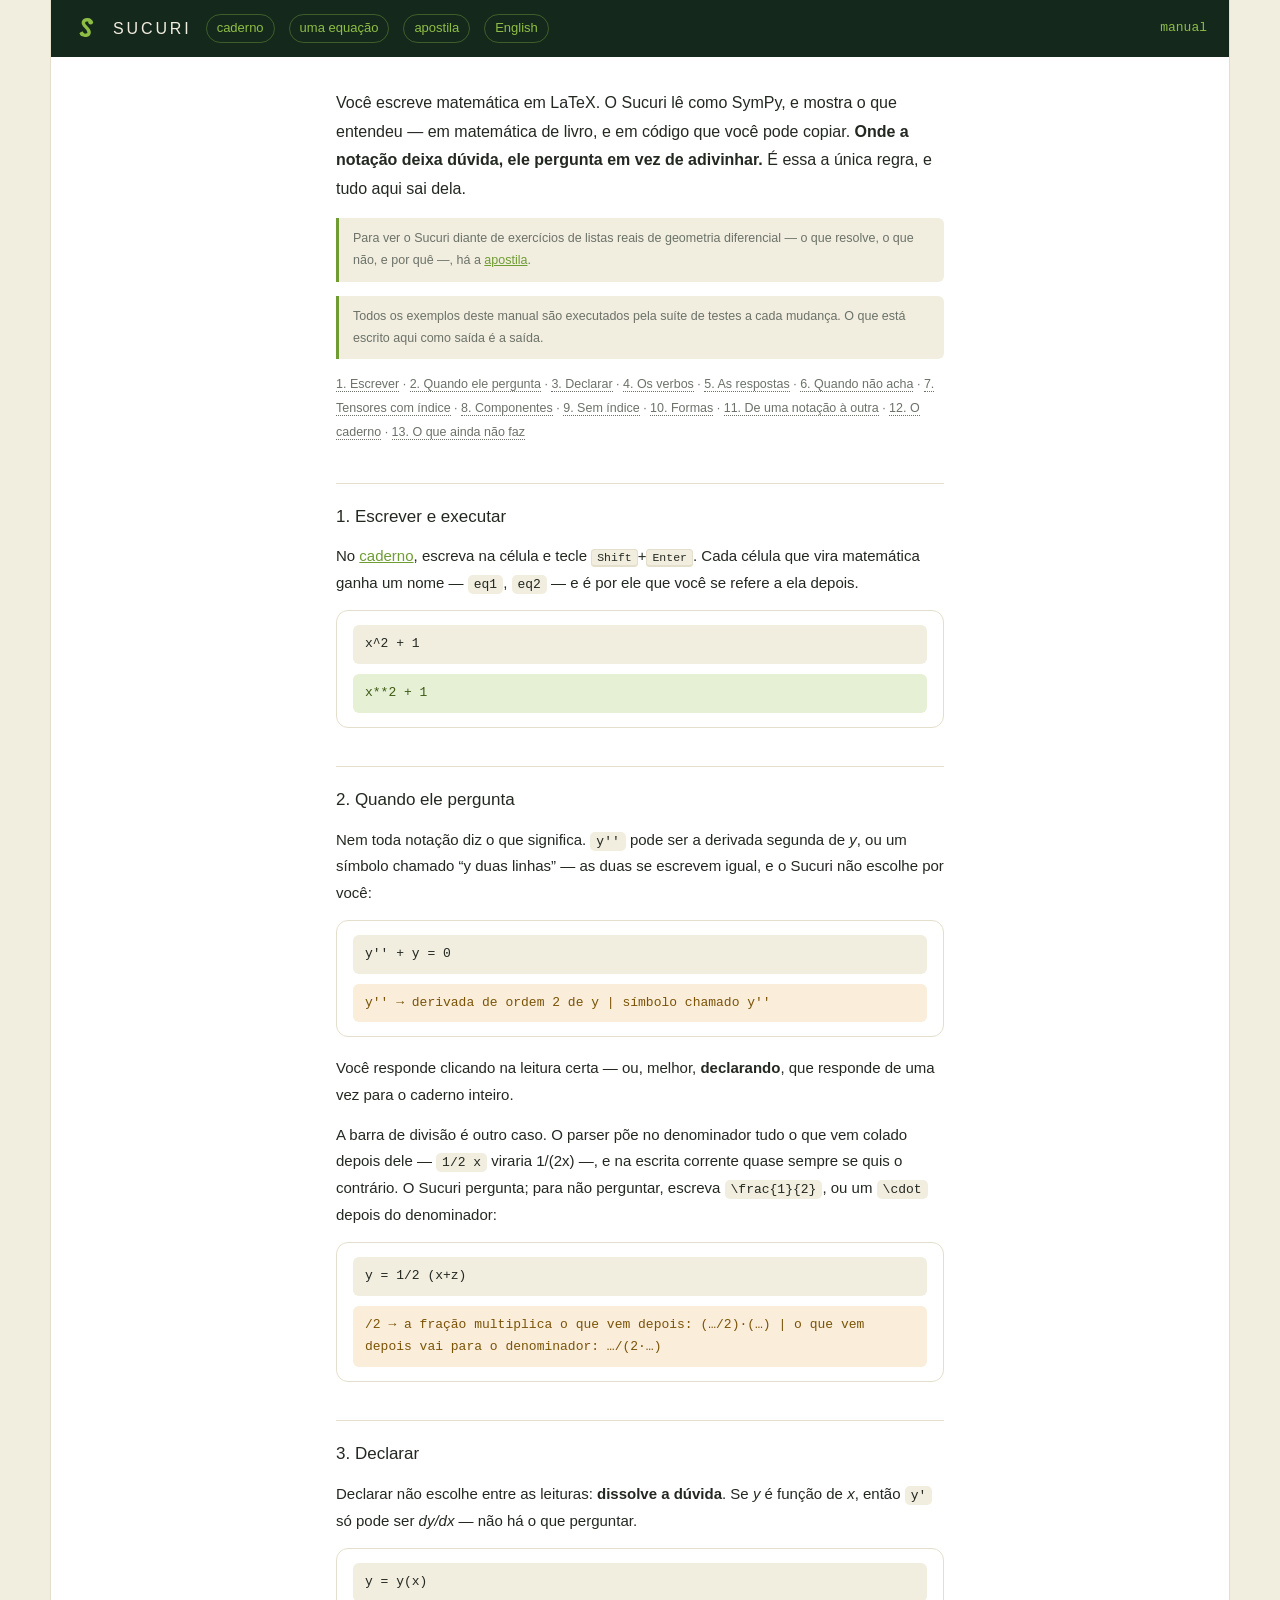
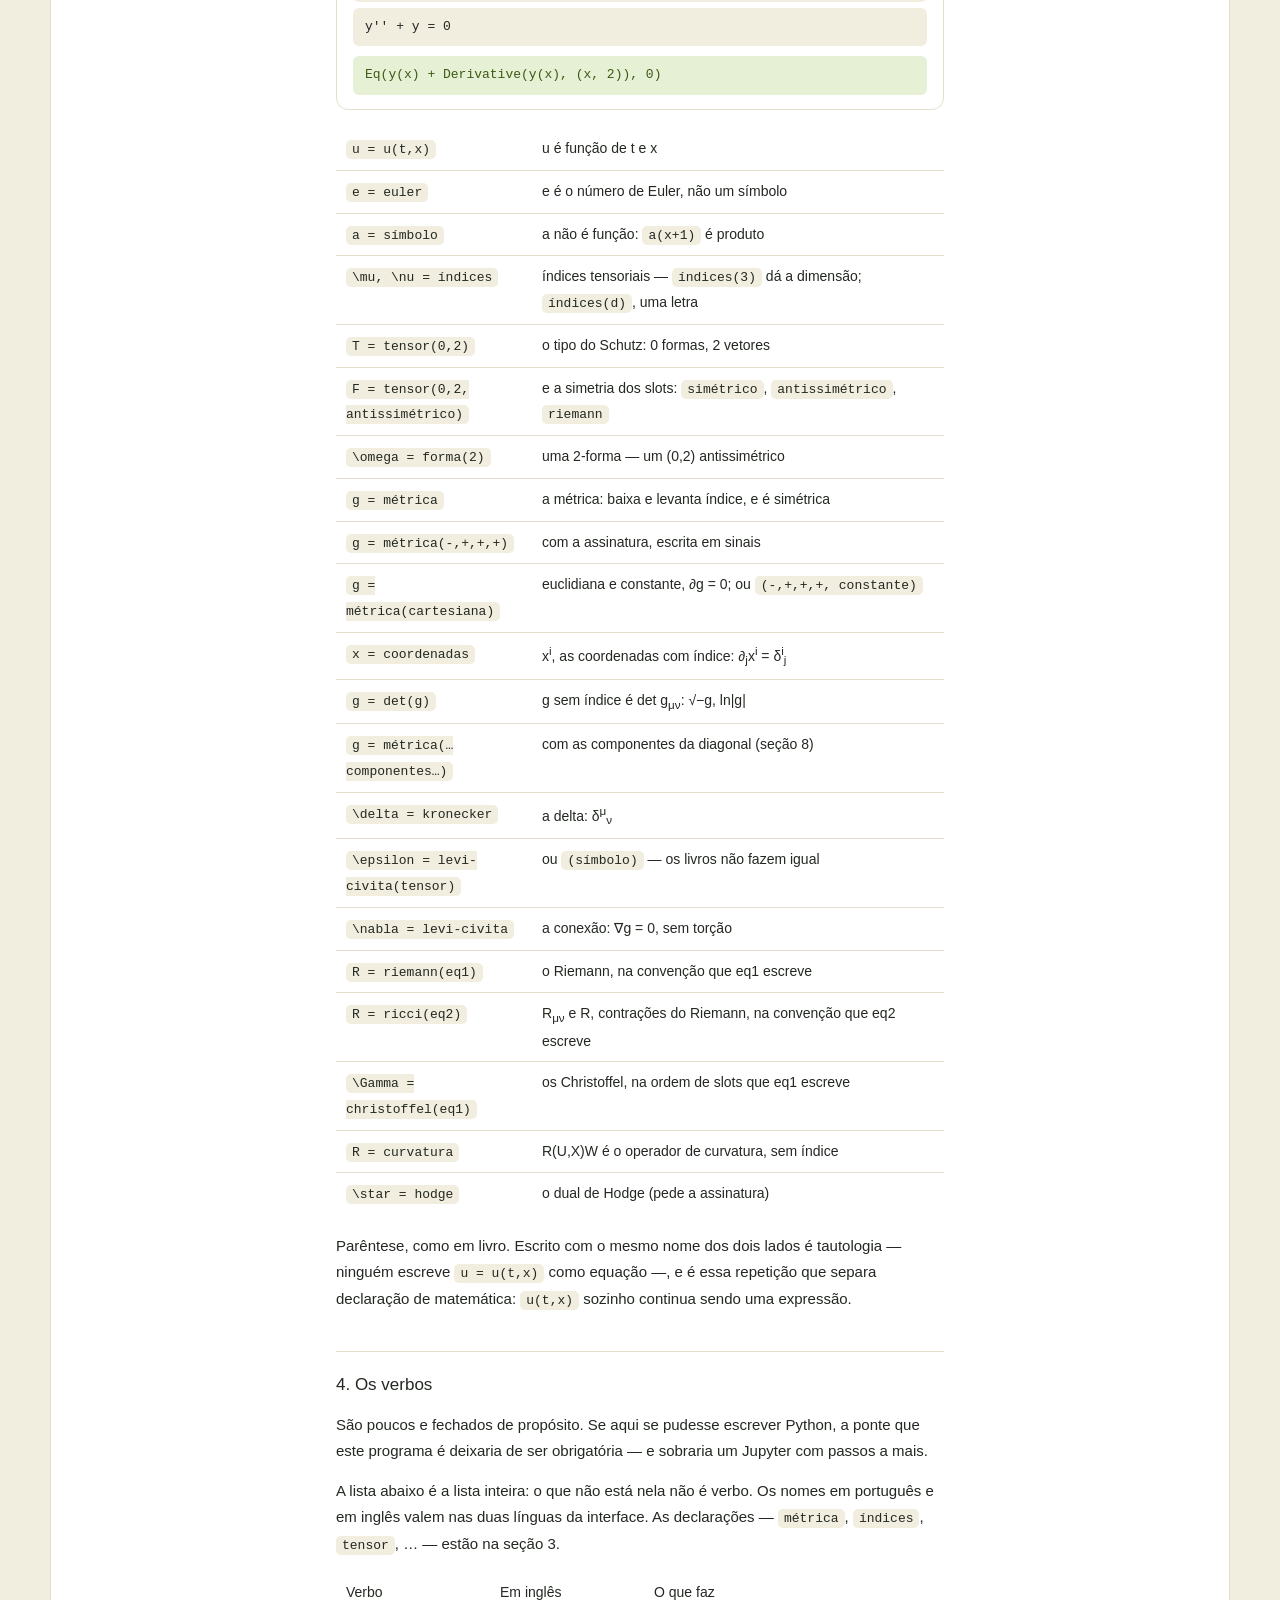
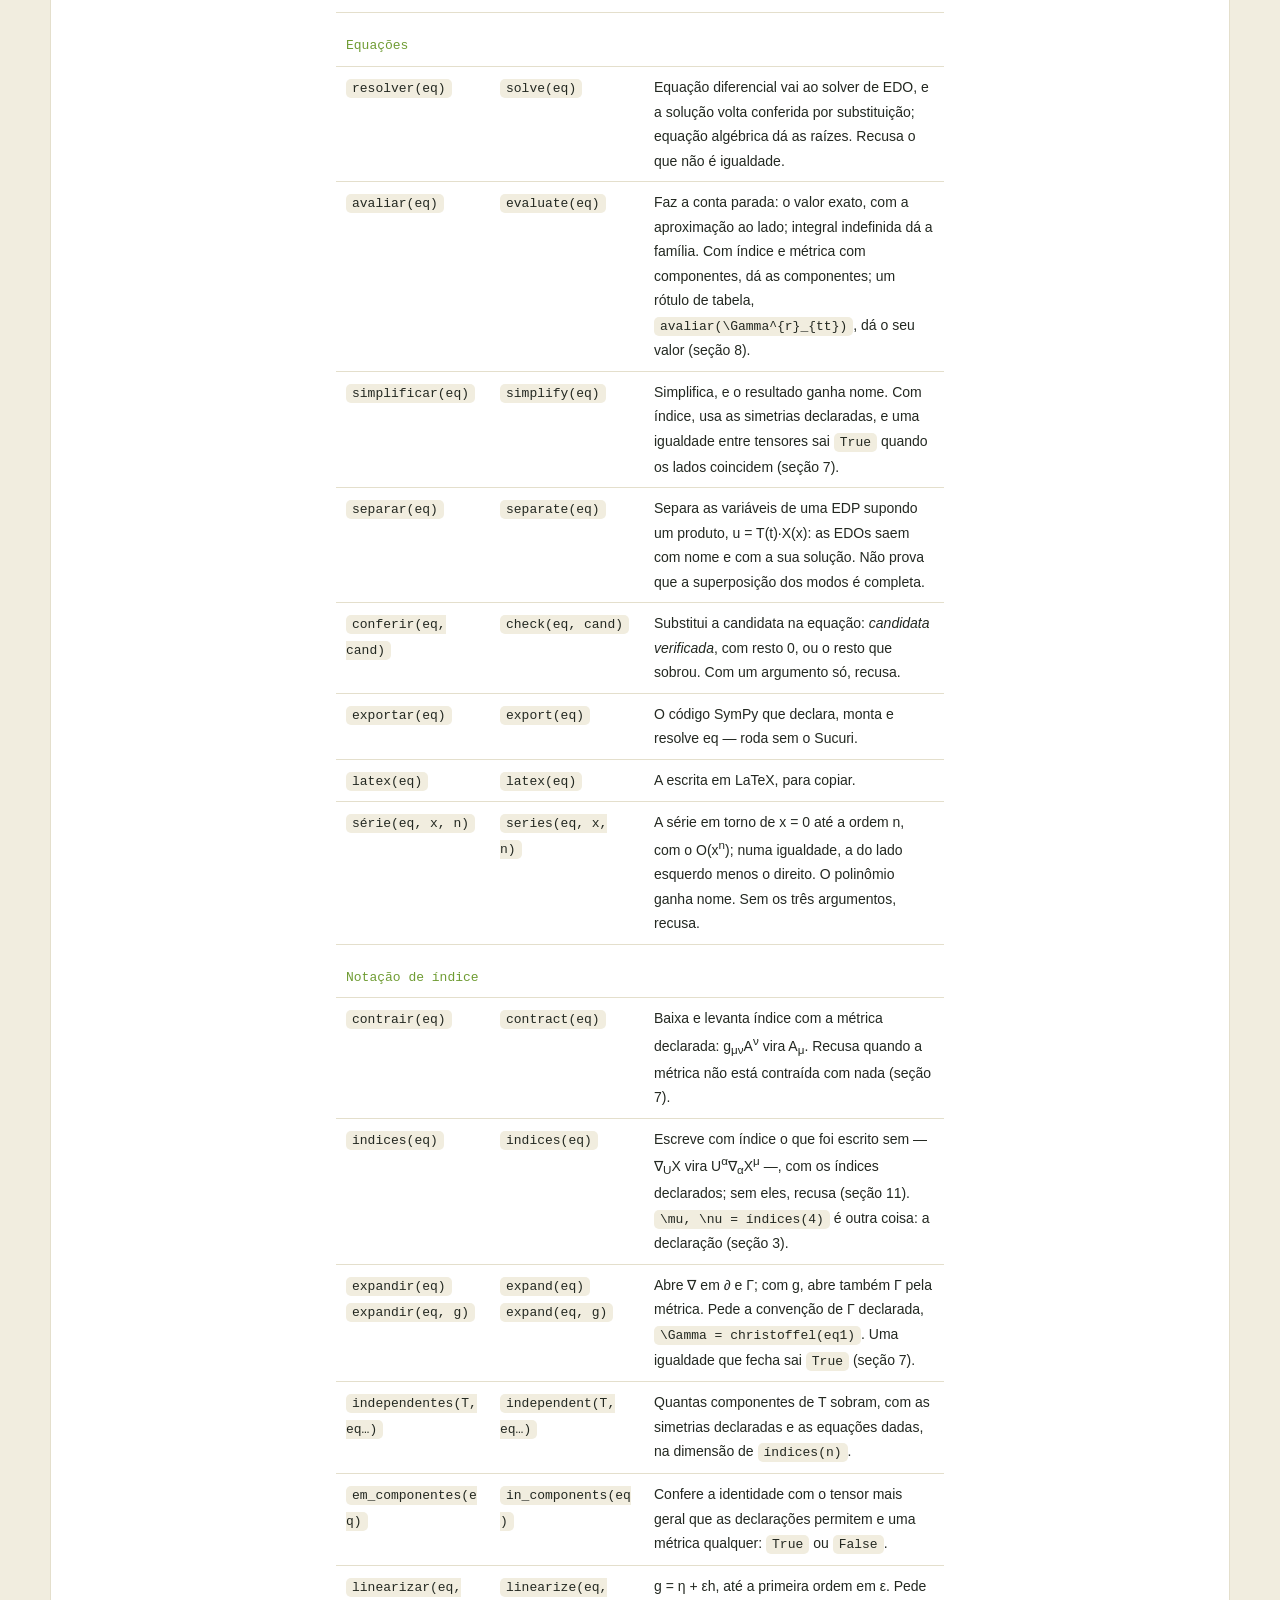
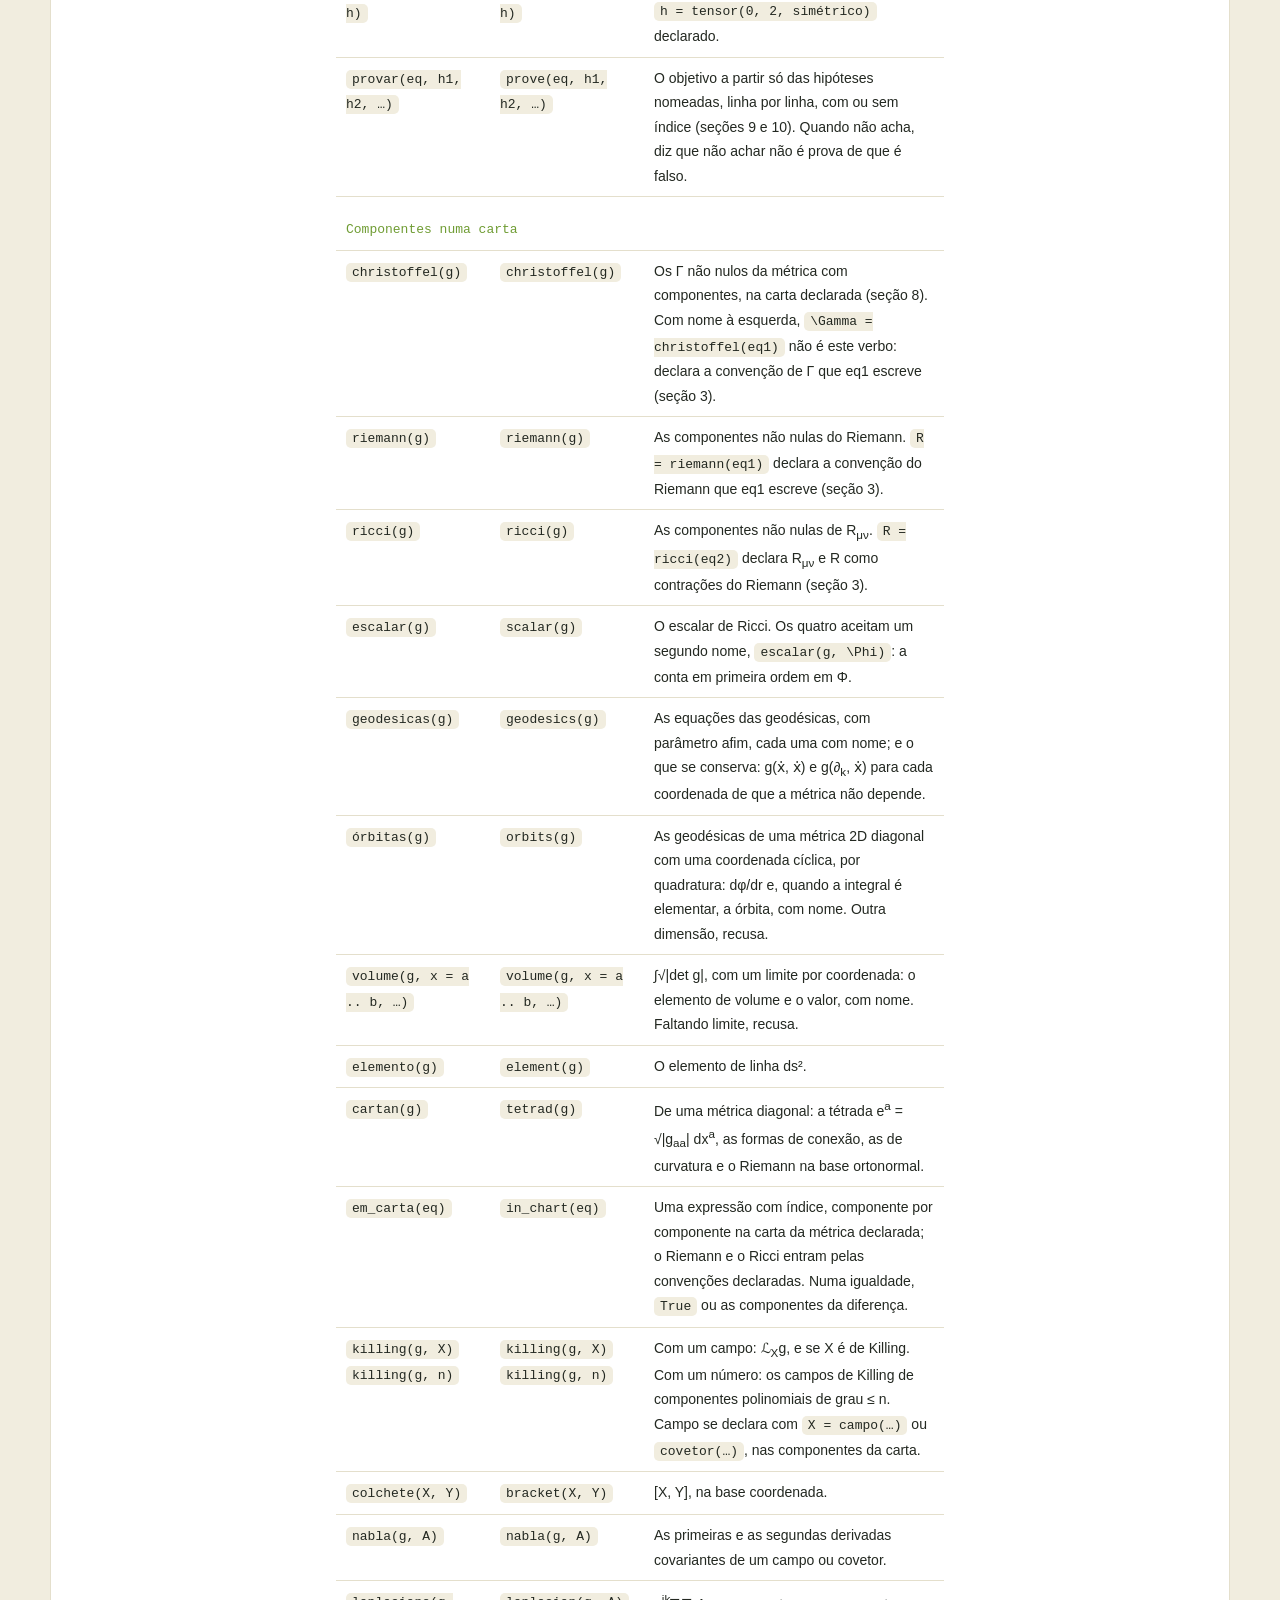
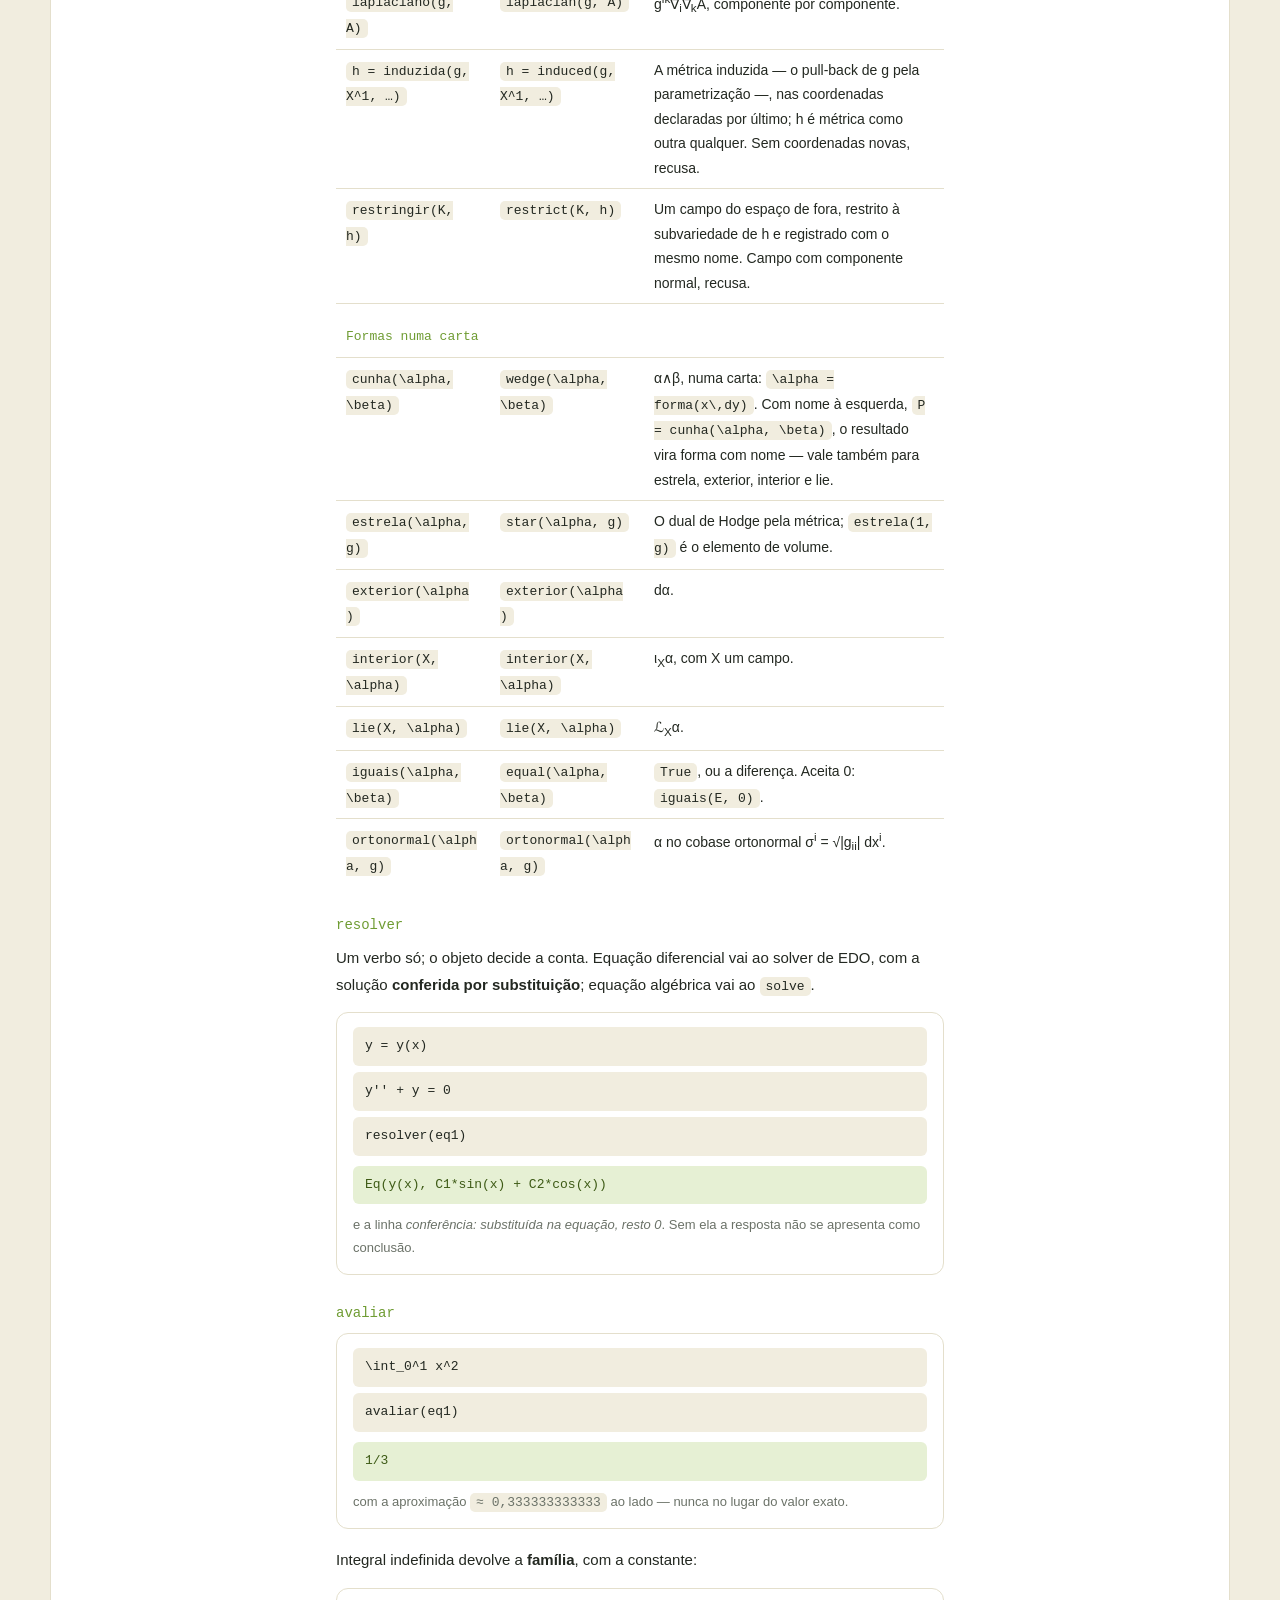
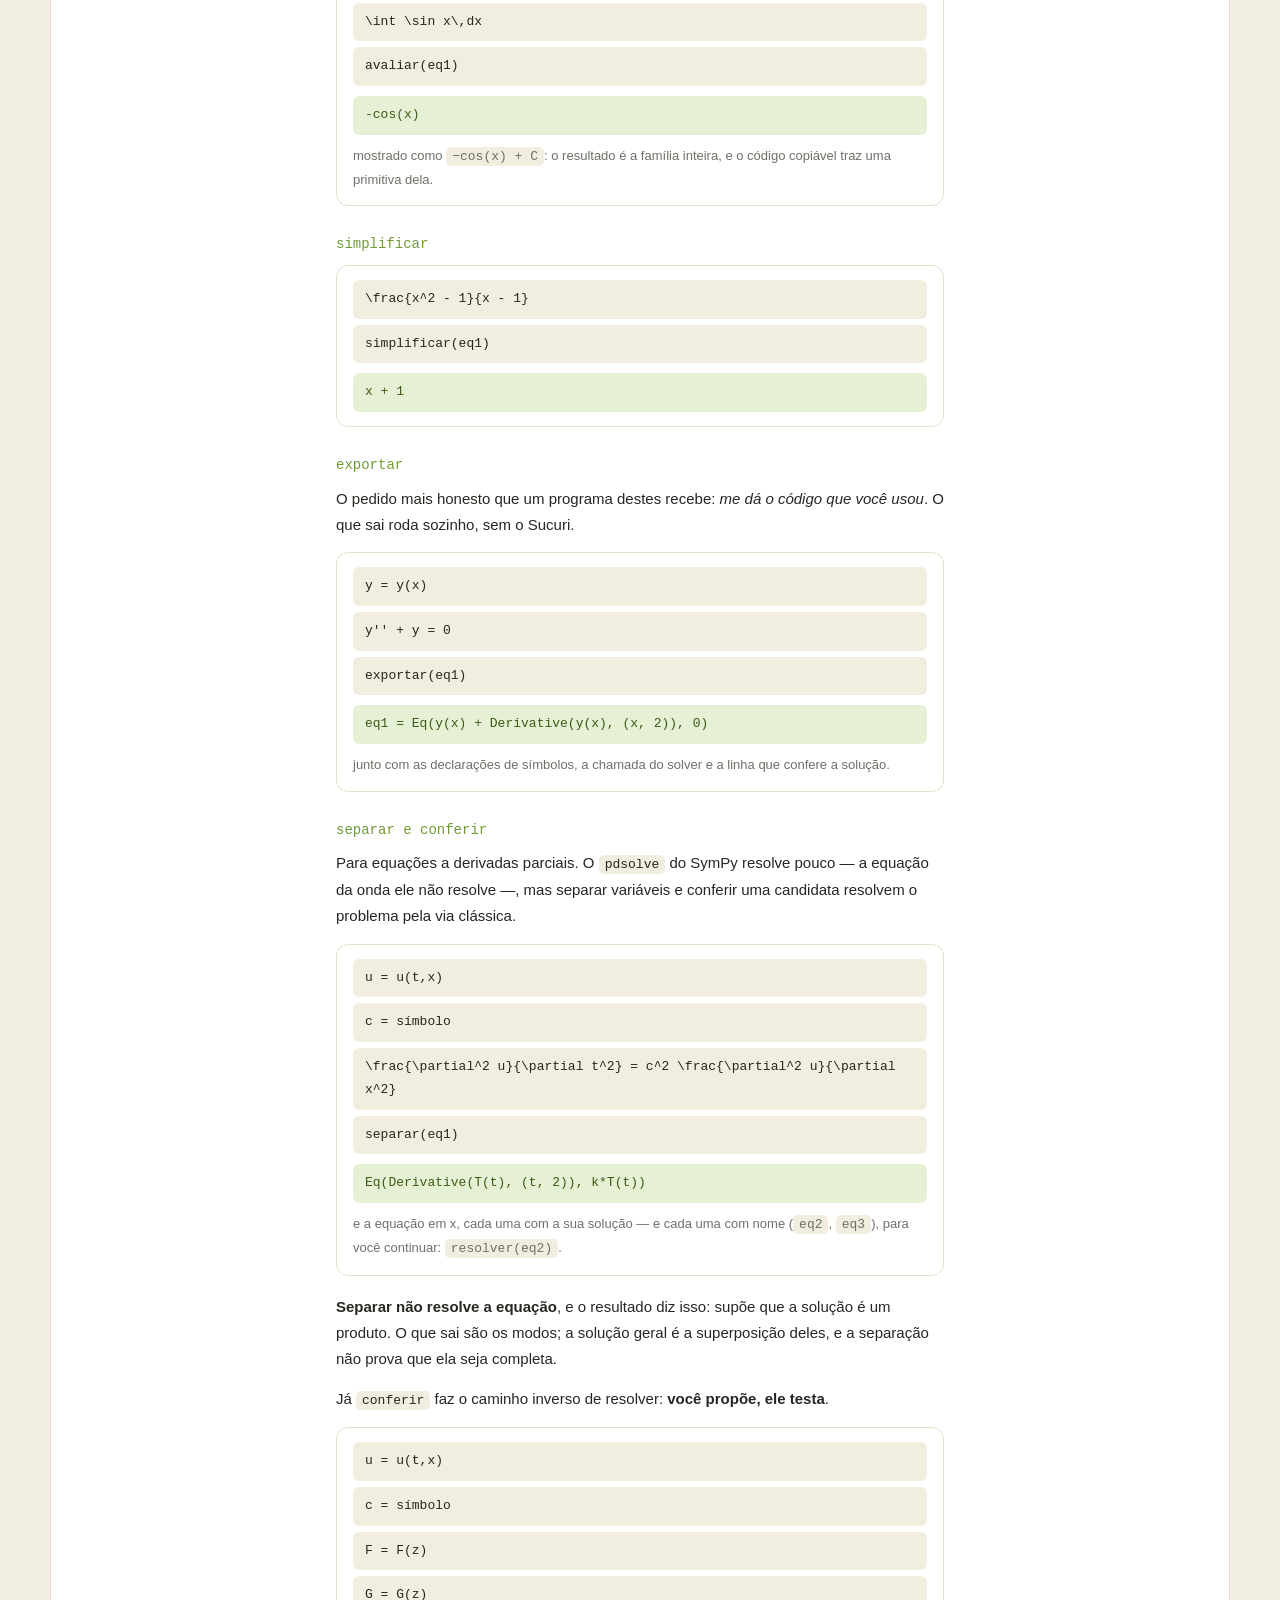
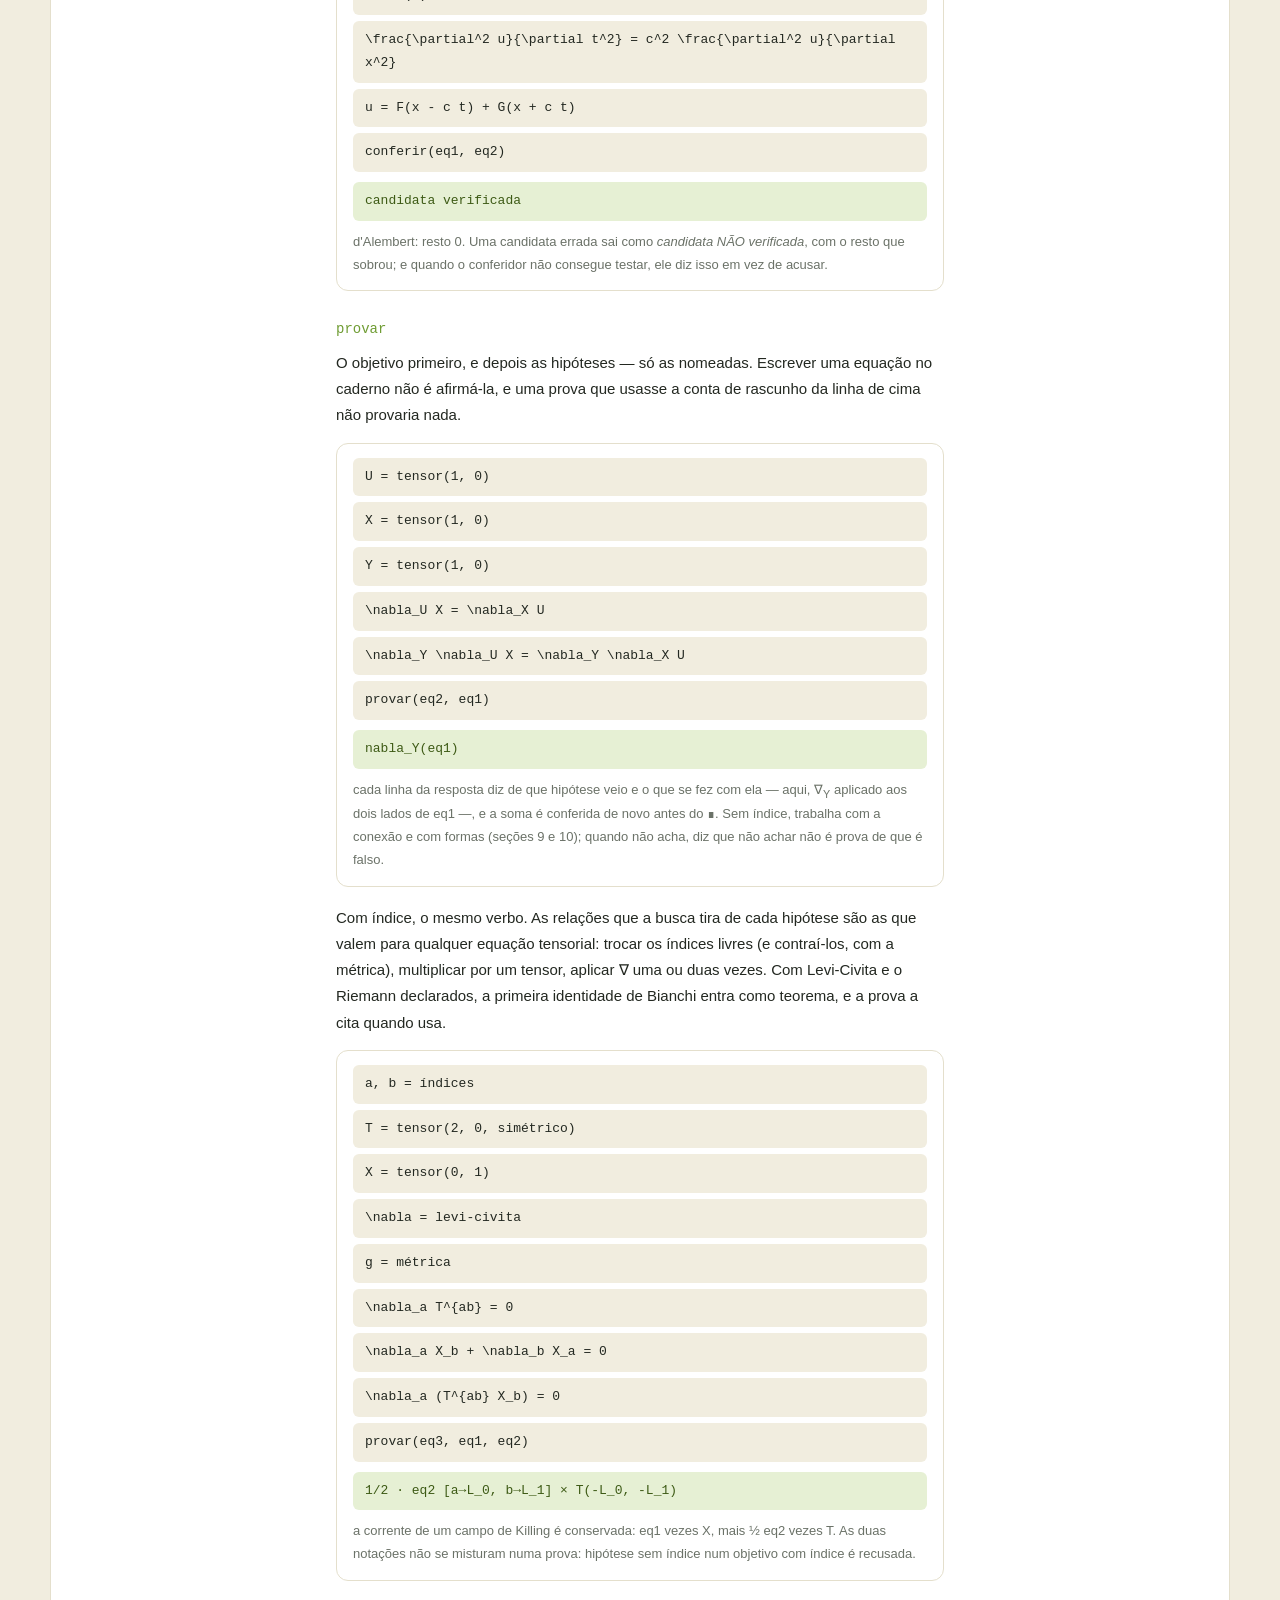
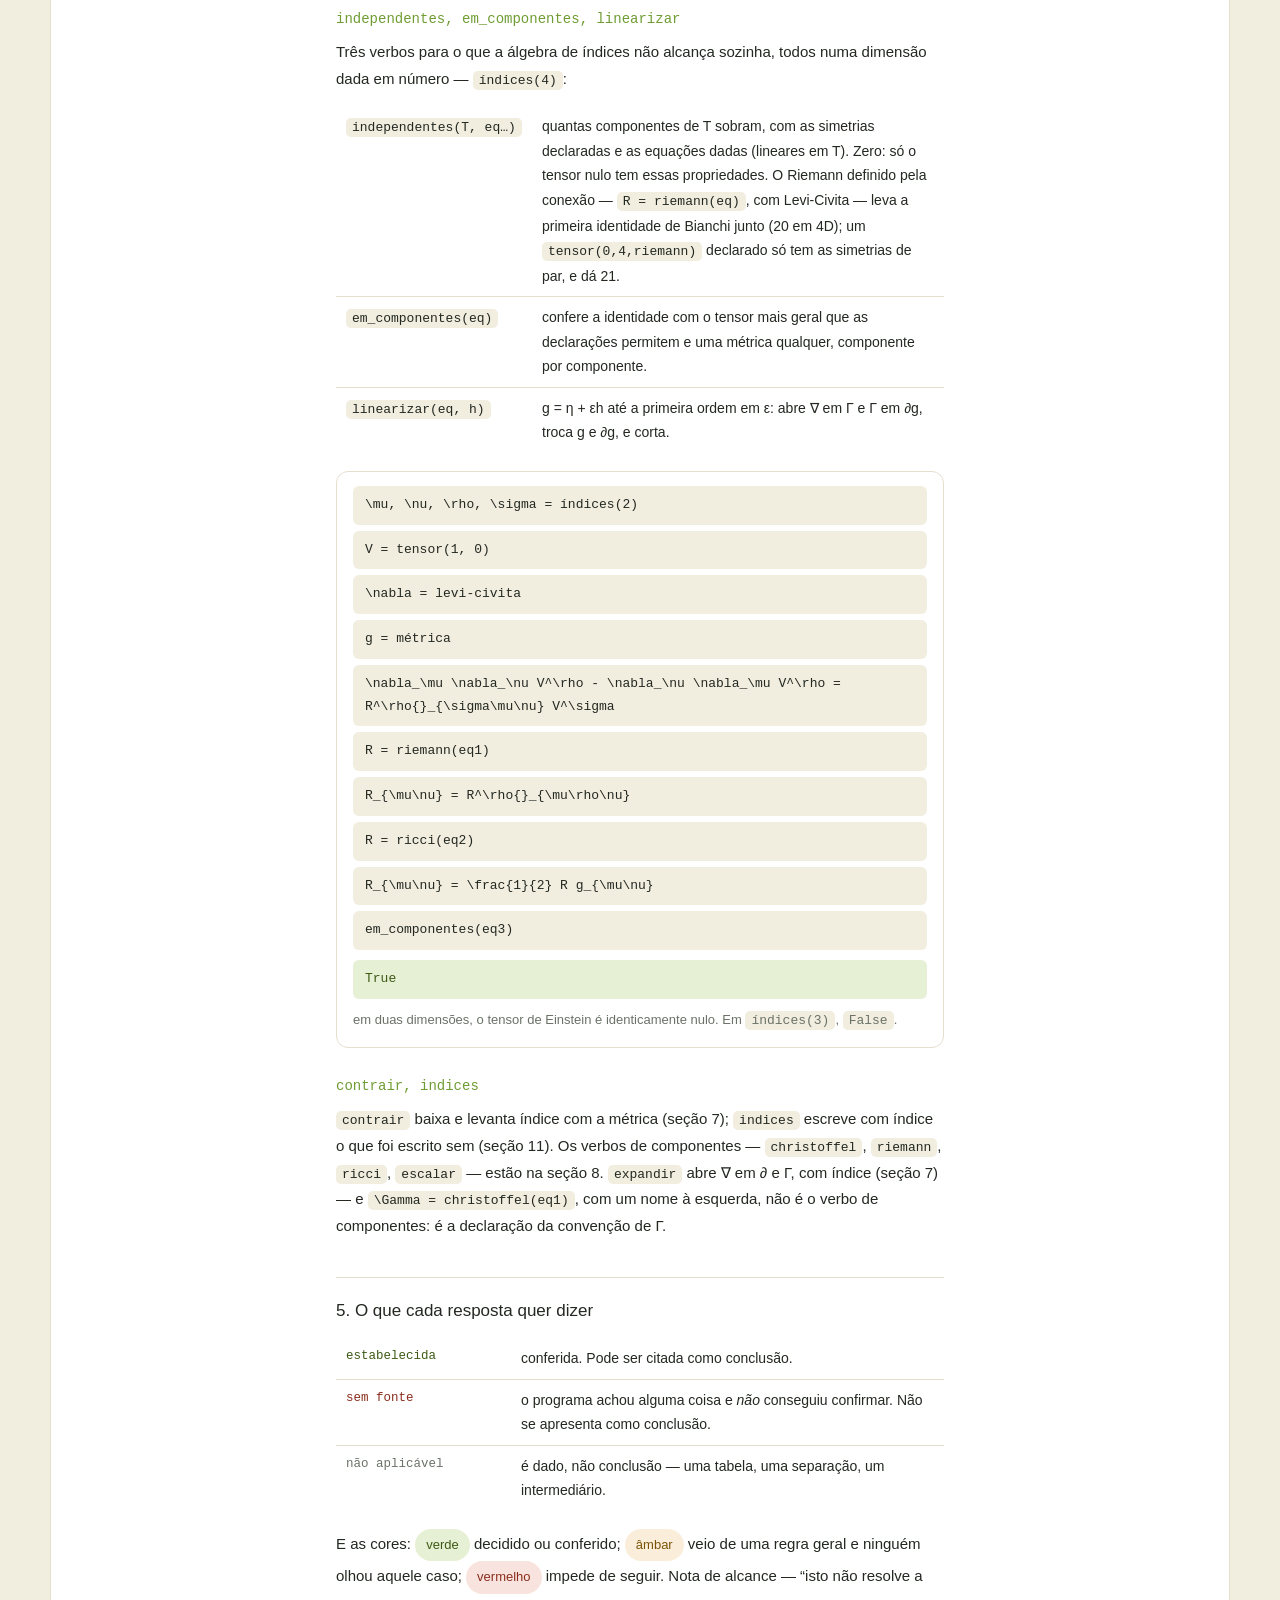
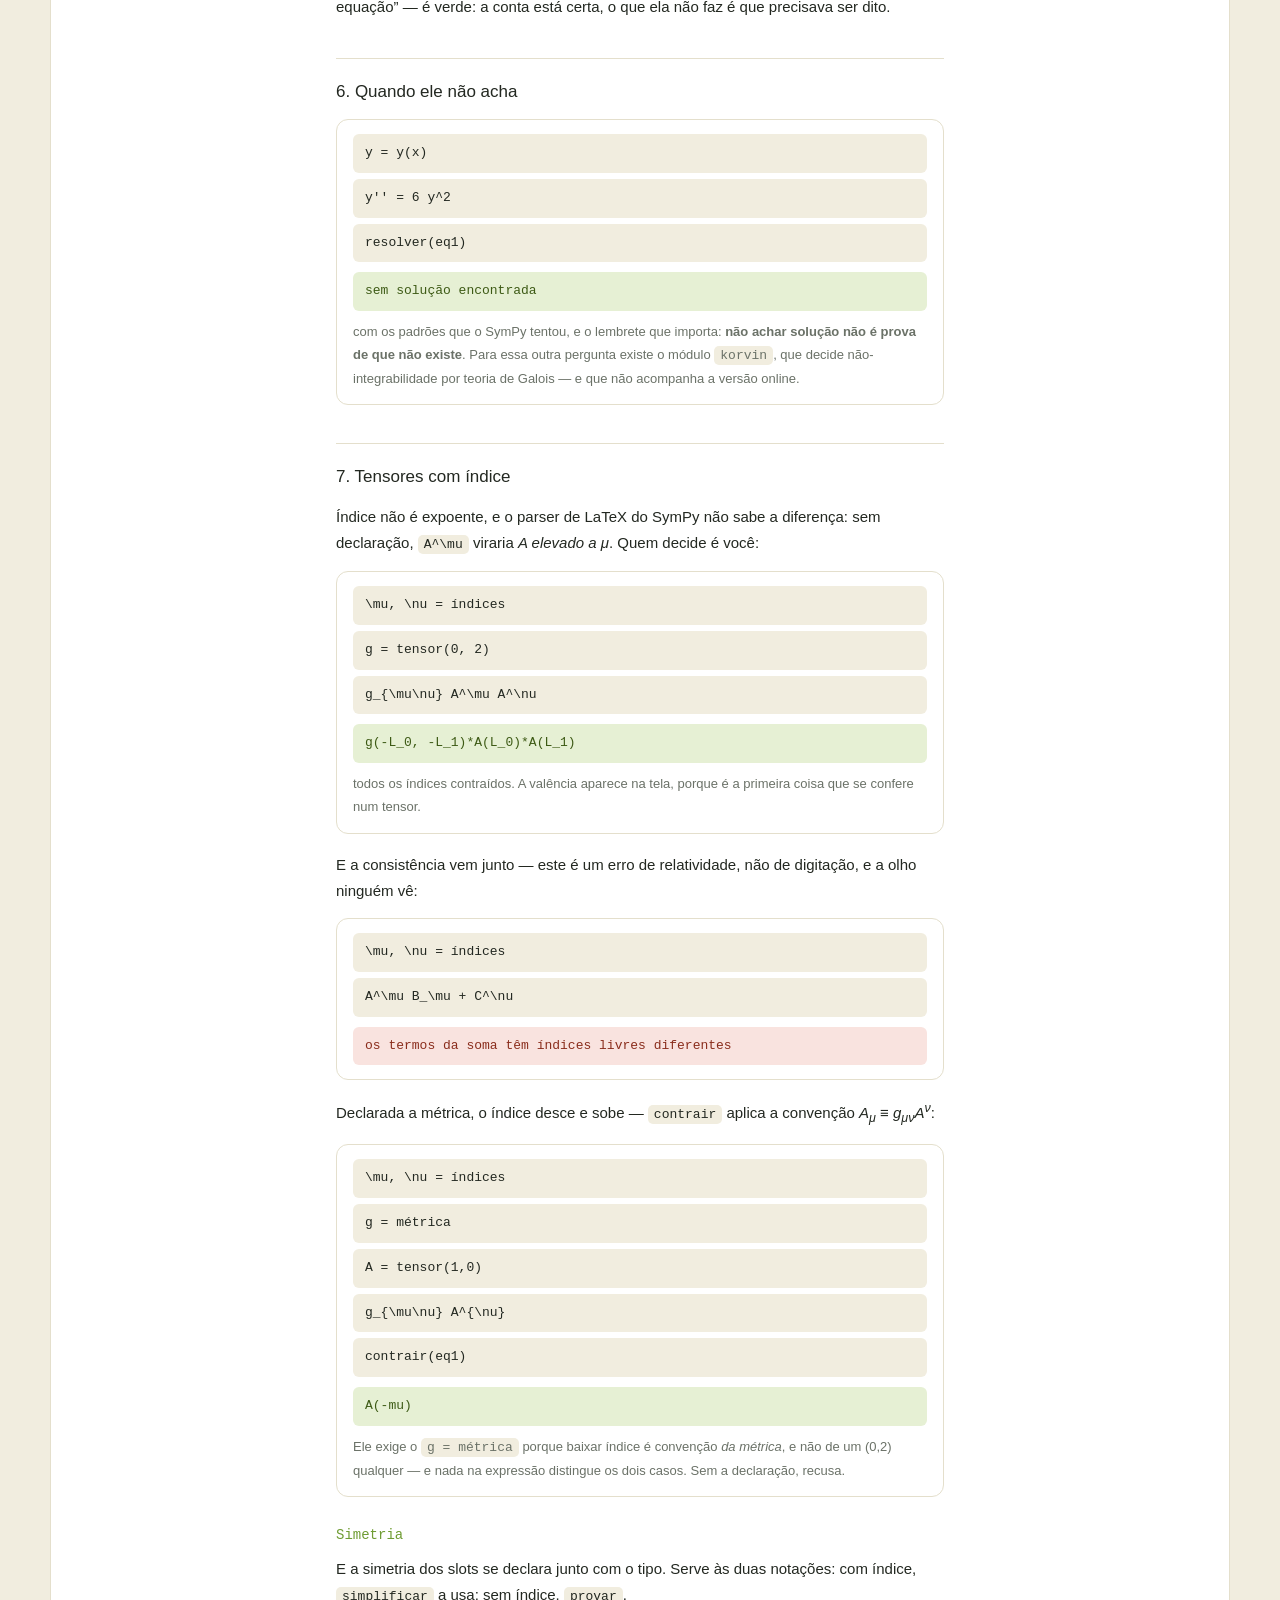
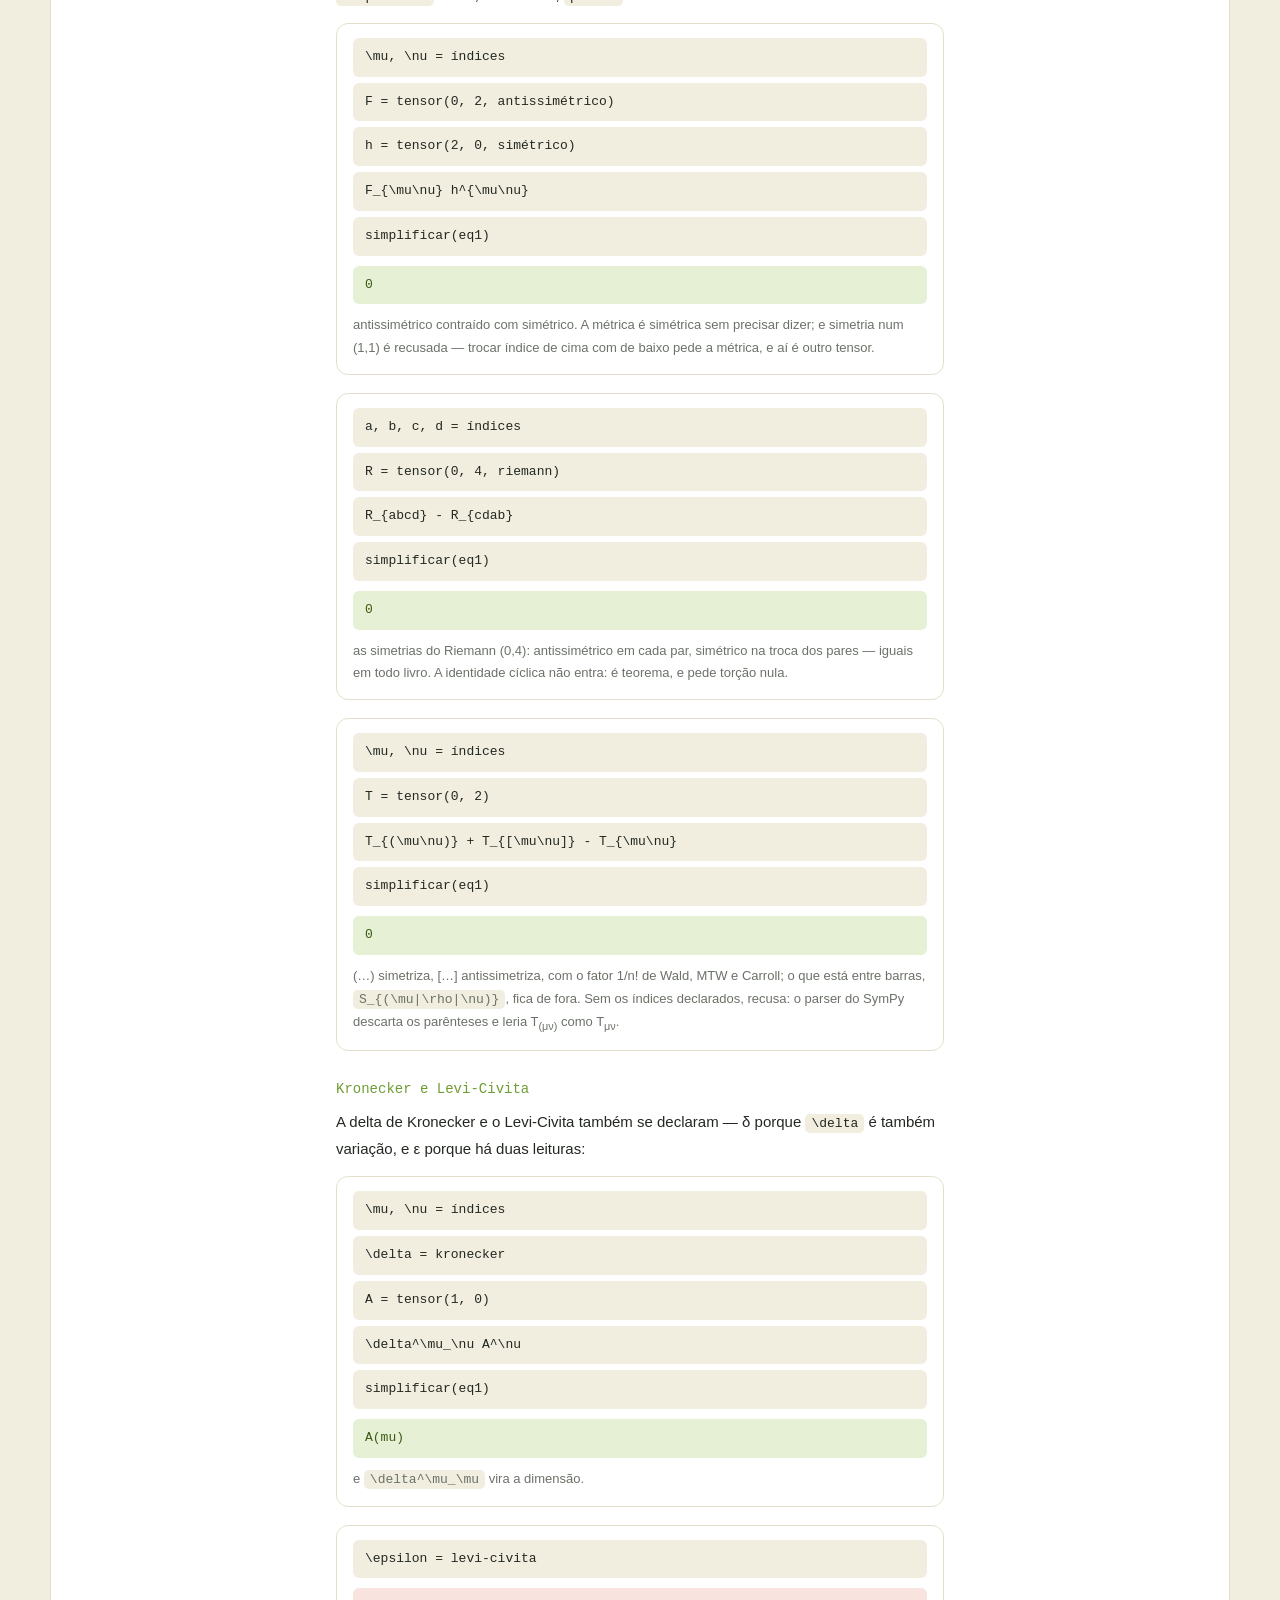
<file: web/manual.html>
<!DOCTYPE html>
<html lang="pt-BR">
<head>
<meta charset="utf-8">
<meta name="viewport" content="width=device-width, initial-scale=1">
<title>SUCURI — manual</title>
<meta name="description" content="Como usar o Sucuri: escrever, declarar, resolver, e o que cada resposta quer dizer.">
<link rel="icon" href="favicon.svg">
<link rel="stylesheet" href="tokens.css">
<link rel="stylesheet" href="sucuri.css">
<link rel="stylesheet" href="caderno.css">
<link rel="stylesheet" href="manual.css">
</head>
<body>
<div class="app">

<header>
  <svg width="26" height="26" viewBox="0 0 100 100" aria-label="SUCURI">
    <path d="M68 28 C68 16, 44 14, 40 28 C36 42, 62 50, 62 66 C62 80, 40 82, 34 72"
          fill="none" stroke="#8FBE45" stroke-width="13" stroke-linecap="round"/>
    <circle cx="68" cy="28" r="9" fill="#8FBE45"/>
    <g transform="rotate(-31 34 72)"><rect x="27" y="65" width="14" height="14" rx="1.5" fill="#8FBE45"/></g>
  </svg>
  <span class="wordmark">SUCURI</span>
  <a class="modo" href="caderno.html">caderno</a>
  <a class="modo" href="index.html">uma equação</a>
  <a class="modo" href="apostila.html">apostila</a>
  <a class="modo" href="manual-en.html" lang="en">English</a>
  <span class="arquivo">manual</span>
</header>

<main class="manual">

<p class="abertura">Você escreve matemática em LaTeX. O Sucuri lê como SymPy, e
mostra o que entendeu — em matemática de livro, e em código que você pode
copiar. <strong>Onde a notação deixa dúvida, ele pergunta em vez de
adivinhar.</strong> É essa a única regra, e tudo aqui sai dela.</p>

<p class="nota-manual">Para ver o Sucuri diante de exercícios de listas reais
de geometria diferencial — o que resolve, o que não, e por quê —, há a
<a href="apostila.html">apostila</a>.</p>

<p class="nota-manual">Todos os exemplos deste manual são executados pela suíte
de testes a cada mudança. O que está escrito aqui como saída é a saída.</p>

<nav class="sumario">
  <a href="#escrever">1. Escrever</a> ·
  <a href="#pergunta">2. Quando ele pergunta</a> ·
  <a href="#declarar">3. Declarar</a> ·
  <a href="#verbos">4. Os verbos</a> ·
  <a href="#respostas">5. As respostas</a> ·
  <a href="#nao-acha">6. Quando não acha</a> ·
  <a href="#indices">7. Tensores com índice</a> ·
  <a href="#componentes">8. Componentes</a> ·
  <a href="#sem-indice">9. Sem índice</a> ·
  <a href="#formas">10. Formas</a> ·
  <a href="#traducao">11. De uma notação à outra</a> ·
  <a href="#caderno">12. O caderno</a> ·
  <a href="#limites">13. O que ainda não faz</a>
</nav>

<h2 id="escrever">1. Escrever e executar</h2>

<p>No <a href="caderno.html">caderno</a>, escreva na célula e tecle
<kbd>Shift</kbd>+<kbd>Enter</kbd>. Cada célula que vira matemática ganha um
nome — <code>eq1</code>, <code>eq2</code> — e é por ele que você se refere a ela
depois.</p>

<div class="exemplo">
  <code class="entrada">x^2 + 1</code>
  <samp class="saida">x**2 + 1</samp>
</div>

<h2 id="pergunta">2. Quando ele pergunta</h2>

<p>Nem toda notação diz o que significa. <code>y''</code> pode ser a derivada
segunda de <em>y</em>, ou um símbolo chamado “y duas linhas” — as duas se
escrevem igual, e o Sucuri não escolhe por você:</p>

<div class="exemplo">
  <code class="entrada">y'' + y = 0</code>
  <samp class="pergunta">y''  →  derivada de ordem 2 de y  |  símbolo chamado y''</samp>
</div>

<p>Você responde clicando na leitura certa — ou, melhor, <strong>declarando</strong>,
que responde de uma vez para o caderno inteiro.</p>

<p>A barra de divisão é outro caso. O parser põe no denominador tudo o que vem
colado depois dele — <code>1/2 x</code> viraria 1/(2x) —, e na escrita corrente
quase sempre se quis o contrário. O Sucuri pergunta; para não perguntar,
escreva <code>\frac{1}{2}</code>, ou um <code>\cdot</code> depois do denominador:</p>

<div class="exemplo">
  <code class="entrada">y = 1/2 (x+z)</code>
  <samp class="pergunta">/2  →  a fração multiplica o que vem depois: (…/2)·(…)  |  o que vem depois vai para o denominador: …/(2·…)</samp>
</div>

<h2 id="declarar">3. Declarar</h2>

<p>Declarar não escolhe entre as leituras: <strong>dissolve a dúvida</strong>. Se
<em>y</em> é função de <em>x</em>, então <code>y'</code> só pode ser
<em>dy/dx</em> — não há o que perguntar.</p>

<div class="exemplo">
  <code class="entrada">y = y(x)</code>
  <code class="entrada">y'' + y = 0</code>
  <samp class="saida">Eq(y(x) + Derivative(y(x), (x, 2)), 0)</samp>
</div>

<table class="tabela">
  <tr><td><code>u = u(t,x)</code></td><td>u é função de t e x</td></tr>
  <tr><td><code>e = euler</code></td><td>e é o número de Euler, não um símbolo</td></tr>
  <tr><td><code>a = símbolo</code></td><td>a não é função: <code>a(x+1)</code> é produto</td></tr>
  <tr><td><code>\mu, \nu = índices</code></td><td>índices tensoriais — <code>índices(3)</code> dá a dimensão; <code>índices(d)</code>, uma letra</td></tr>
  <tr><td><code>T = tensor(0,2)</code></td><td>o tipo do Schutz: 0 formas, 2 vetores</td></tr>
  <tr><td><code>F = tensor(0,2, antissimétrico)</code></td><td>e a simetria dos slots: <code>simétrico</code>, <code>antissimétrico</code>, <code>riemann</code></td></tr>
  <tr><td><code>\omega = forma(2)</code></td><td>uma 2-forma — um (0,2) antissimétrico</td></tr>
  <tr><td><code>g = métrica</code></td><td>a métrica: baixa e levanta índice, e é simétrica</td></tr>
  <tr><td><code>g = métrica(-,+,+,+)</code></td><td>com a assinatura, escrita em sinais</td></tr>
  <tr><td><code>g = métrica(cartesiana)</code></td><td>euclidiana e constante, ∂g = 0; ou <code>(-,+,+,+, constante)</code></td></tr>
  <tr><td><code>x = coordenadas</code></td><td>x<sup>i</sup>, as coordenadas com índice: ∂<sub>j</sub>x<sup>i</sup> = δ<sup>i</sup><sub>j</sub></td></tr>
  <tr><td><code>g = det(g)</code></td><td>g sem índice é det g<sub>μν</sub>: √−g, ln|g|</td></tr>
  <tr><td><code>g = métrica(…componentes…)</code></td><td>com as componentes da diagonal (seção 8)</td></tr>
  <tr><td><code>\delta = kronecker</code></td><td>a delta: δ<sup>μ</sup><sub>ν</sub></td></tr>
  <tr><td><code>\epsilon = levi-civita(tensor)</code></td><td>ou <code>(símbolo)</code> — os livros não fazem igual</td></tr>
  <tr><td><code>\nabla = levi-civita</code></td><td>a conexão: ∇g = 0, sem torção</td></tr>
  <tr><td><code>R = riemann(eq1)</code></td><td>o Riemann, na convenção que eq1 escreve</td></tr>
  <tr><td><code>R = ricci(eq2)</code></td><td>R<sub>μν</sub> e R, contrações do Riemann, na convenção que eq2 escreve</td></tr>
  <tr><td><code>\Gamma = christoffel(eq1)</code></td><td>os Christoffel, na ordem de slots que eq1 escreve</td></tr>
  <tr><td><code>R = curvatura</code></td><td>R(U,X)W é o operador de curvatura, sem índice</td></tr>
  <tr><td><code>\star = hodge</code></td><td>o dual de Hodge (pede a assinatura)</td></tr>
</table>

<p>Parêntese, como em livro. Escrito com o mesmo nome dos dois lados é
tautologia — ninguém escreve <code>u = u(t,x)</code> como equação —, e é essa
repetição que separa declaração de matemática: <code>u(t,x)</code> sozinho
continua sendo uma expressão.</p>

<h2 id="verbos">4. Os verbos</h2>

<p>São poucos e fechados de propósito. Se aqui se pudesse escrever Python, a
ponte que este programa é deixaria de ser obrigatória — e sobraria um Jupyter
com passos a mais.</p>

<p>A lista abaixo é a lista inteira: o que não está nela não é verbo. Os nomes
em português e em inglês valem nas duas línguas da interface. As declarações —
<code>métrica</code>, <code>índices</code>, <code>tensor</code>, … — estão na
seção 3.</p>

<table class="tabela verbos" id="lista-de-verbos">
  <tr><th>Verbo</th><th>Em inglês</th><th>O que faz</th></tr>
  <tr class="grupo"><th colspan="3">Equações</th></tr>
  <tr><td><code>resolver(eq)</code></td><td><code>solve(eq)</code></td>
      <td>Equação diferencial vai ao solver de EDO, e a solução volta conferida
      por substituição; equação algébrica dá as raízes. Recusa o que não é
      igualdade.</td></tr>
  <tr><td><code>avaliar(eq)</code></td><td><code>evaluate(eq)</code></td>
      <td>Faz a conta parada: o valor exato, com a aproximação ao lado;
      integral indefinida dá a família. Com índice e métrica com componentes,
      dá as componentes; um rótulo de tabela, <code>avaliar(\Gamma^{r}_{tt})</code>,
      dá o seu valor (seção 8).</td></tr>
  <tr><td><code>simplificar(eq)</code></td><td><code>simplify(eq)</code></td>
      <td>Simplifica, e o resultado ganha nome. Com índice, usa as simetrias
      declaradas, e uma igualdade entre tensores sai <code>True</code> quando
      os lados coincidem (seção 7).</td></tr>
  <tr><td><code>separar(eq)</code></td><td><code>separate(eq)</code></td>
      <td>Separa as variáveis de uma EDP supondo um produto,
      u = T(t)·X(x): as EDOs saem com nome e com a sua solução. Não prova que
      a superposição dos modos é completa.</td></tr>
  <tr><td><code>conferir(eq, cand)</code></td><td><code>check(eq, cand)</code></td>
      <td>Substitui a candidata na equação: <em>candidata verificada</em>, com
      resto 0, ou o resto que sobrou. Com um argumento só, recusa.</td></tr>
  <tr><td><code>exportar(eq)</code></td><td><code>export(eq)</code></td>
      <td>O código SymPy que declara, monta e resolve eq — roda sem o
      Sucuri.</td></tr>
  <tr><td><code>latex(eq)</code></td><td><code>latex(eq)</code></td>
      <td>A escrita em LaTeX, para copiar.</td></tr>
  <tr><td><code>série(eq, x, n)</code></td><td><code>series(eq, x, n)</code></td>
      <td>A série em torno de x = 0 até a ordem n, com o O(x<sup>n</sup>);
      numa igualdade, a do lado esquerdo menos o direito. O polinômio ganha
      nome. Sem os três argumentos, recusa.</td></tr>

  <tr class="grupo"><th colspan="3">Notação de índice</th></tr>
  <tr><td><code>contrair(eq)</code></td><td><code>contract(eq)</code></td>
      <td>Baixa e levanta índice com a métrica declarada:
      g<sub>μν</sub>A<sup>ν</sup> vira A<sub>μ</sub>. Recusa quando a métrica
      não está contraída com nada (seção 7).</td></tr>
  <tr><td><code>indices(eq)</code></td><td><code>indices(eq)</code></td>
      <td>Escreve com índice o que foi escrito sem — ∇<sub>U</sub>X vira
      U<sup>α</sup>∇<sub>α</sub>X<sup>μ</sup> —, com os índices declarados;
      sem eles, recusa (seção 11). <code>\mu, \nu = índices(4)</code> é outra
      coisa: a declaração (seção 3).</td></tr>
  <tr><td><code>expandir(eq)</code><br><code>expandir(eq, g)</code></td>
      <td><code>expand(eq)</code><br><code>expand(eq, g)</code></td>
      <td>Abre ∇ em ∂ e Γ; com g, abre também Γ pela métrica. Pede a
      convenção de Γ declarada, <code>\Gamma = christoffel(eq1)</code>. Uma
      igualdade que fecha sai <code>True</code> (seção 7).</td></tr>
  <tr><td><code>independentes(T, eq…)</code></td><td><code>independent(T, eq…)</code></td>
      <td>Quantas componentes de T sobram, com as simetrias declaradas e as
      equações dadas, na dimensão de <code>índices(n)</code>.</td></tr>
  <tr><td><code>em_componentes(eq)</code></td><td><code>in_components(eq)</code></td>
      <td>Confere a identidade com o tensor mais geral que as declarações
      permitem e uma métrica qualquer: <code>True</code> ou
      <code>False</code>.</td></tr>
  <tr><td><code>linearizar(eq, h)</code></td><td><code>linearize(eq, h)</code></td>
      <td>g = η + εh, até a primeira ordem em ε. Pede
      <code>h = tensor(0, 2, simétrico)</code> declarado.</td></tr>
  <tr><td><code>provar(eq, h1, h2, …)</code></td><td><code>prove(eq, h1, h2, …)</code></td>
      <td>O objetivo a partir só das hipóteses nomeadas, linha por linha, com
      ou sem índice (seções 9 e 10). Quando não acha, diz que não achar não
      é prova de que é falso.</td></tr>

  <tr class="grupo"><th colspan="3">Componentes numa carta</th></tr>
  <tr><td><code>christoffel(g)</code></td><td><code>christoffel(g)</code></td>
      <td>Os Γ não nulos da métrica com componentes, na carta declarada
      (seção 8). Com nome à esquerda, <code>\Gamma = christoffel(eq1)</code>
      não é este verbo: declara a convenção de Γ que eq1 escreve (seção 3).</td></tr>
  <tr><td><code>riemann(g)</code></td><td><code>riemann(g)</code></td>
      <td>As componentes não nulas do Riemann. <code>R = riemann(eq1)</code>
      declara a convenção do Riemann que eq1 escreve (seção 3).</td></tr>
  <tr><td><code>ricci(g)</code></td><td><code>ricci(g)</code></td>
      <td>As componentes não nulas de R<sub>μν</sub>. <code>R = ricci(eq2)</code>
      declara R<sub>μν</sub> e R como contrações do Riemann (seção 3).</td></tr>
  <tr><td><code>escalar(g)</code></td><td><code>scalar(g)</code></td>
      <td>O escalar de Ricci. Os quatro aceitam um segundo nome,
      <code>escalar(g, \Phi)</code>: a conta em primeira ordem em Φ.</td></tr>
  <tr><td><code>geodesicas(g)</code></td><td><code>geodesics(g)</code></td>
      <td>As equações das geodésicas, com parâmetro afim, cada uma com nome; e
      o que se conserva: g(ẋ, ẋ) e g(∂<sub>k</sub>, ẋ) para cada coordenada de
      que a métrica não depende.</td></tr>
  <tr><td><code>órbitas(g)</code></td><td><code>orbits(g)</code></td>
      <td>As geodésicas de uma métrica 2D diagonal com uma coordenada cíclica,
      por quadratura: dφ/dr e, quando a integral é elementar, a órbita, com
      nome. Outra dimensão, recusa.</td></tr>
  <tr><td><code>volume(g, x = a .. b, …)</code></td><td><code>volume(g, x = a .. b, …)</code></td>
      <td>∫√|det g|, com um limite por coordenada: o elemento de volume e o
      valor, com nome. Faltando limite, recusa.</td></tr>
  <tr><td><code>elemento(g)</code></td><td><code>element(g)</code></td>
      <td>O elemento de linha ds².</td></tr>
  <tr><td><code>cartan(g)</code></td><td><code>tetrad(g)</code></td>
      <td>De uma métrica diagonal: a tétrada e<sup>a</sup> = √|g<sub>aa</sub>|
      dx<sup>a</sup>, as formas de conexão, as de curvatura e o Riemann na
      base ortonormal.</td></tr>
  <tr><td><code>em_carta(eq)</code></td><td><code>in_chart(eq)</code></td>
      <td>Uma expressão com índice, componente por componente na carta da
      métrica declarada; o Riemann e o Ricci entram pelas convenções
      declaradas. Numa igualdade, <code>True</code> ou as componentes da
      diferença.</td></tr>
  <tr><td><code>killing(g, X)</code><br><code>killing(g, n)</code></td>
      <td><code>killing(g, X)</code><br><code>killing(g, n)</code></td>
      <td>Com um campo: ℒ<sub>X</sub>g, e se X é de Killing. Com um número:
      os campos de Killing de componentes polinomiais de grau ≤ n. Campo se
      declara com <code>X = campo(…)</code> ou <code>covetor(…)</code>, nas
      componentes da carta.</td></tr>
  <tr><td><code>colchete(X, Y)</code></td><td><code>bracket(X, Y)</code></td>
      <td>[X, Y], na base coordenada.</td></tr>
  <tr><td><code>nabla(g, A)</code></td><td><code>nabla(g, A)</code></td>
      <td>As primeiras e as segundas derivadas covariantes de um campo ou
      covetor.</td></tr>
  <tr><td><code>laplaciano(g, A)</code></td><td><code>laplacian(g, A)</code></td>
      <td>g<sup>ik</sup>∇<sub>i</sub>∇<sub>k</sub>A, componente por
      componente.</td></tr>
  <tr><td><code>h = induzida(g, X^1, …)</code></td><td><code>h = induced(g, X^1, …)</code></td>
      <td>A métrica induzida — o pull-back de g pela parametrização —, nas
      coordenadas declaradas por último; h é métrica como outra qualquer. Sem
      coordenadas novas, recusa.</td></tr>
  <tr><td><code>restringir(K, h)</code></td><td><code>restrict(K, h)</code></td>
      <td>Um campo do espaço de fora, restrito à subvariedade de h e
      registrado com o mesmo nome. Campo com componente normal, recusa.</td></tr>

  <tr class="grupo"><th colspan="3">Formas numa carta</th></tr>
  <tr><td><code>cunha(\alpha, \beta)</code></td><td><code>wedge(\alpha, \beta)</code></td>
      <td>α∧β, numa carta: <code>\alpha = forma(x\,dy)</code>. Com nome à
      esquerda, <code>P = cunha(\alpha, \beta)</code>, o resultado vira forma
      com nome — vale também para estrela, exterior, interior e lie.</td></tr>
  <tr><td><code>estrela(\alpha, g)</code></td><td><code>star(\alpha, g)</code></td>
      <td>O dual de Hodge pela métrica; <code>estrela(1, g)</code> é o
      elemento de volume.</td></tr>
  <tr><td><code>exterior(\alpha)</code></td><td><code>exterior(\alpha)</code></td>
      <td>dα.</td></tr>
  <tr><td><code>interior(X, \alpha)</code></td><td><code>interior(X, \alpha)</code></td>
      <td>ι<sub>X</sub>α, com X um campo.</td></tr>
  <tr><td><code>lie(X, \alpha)</code></td><td><code>lie(X, \alpha)</code></td>
      <td>ℒ<sub>X</sub>α.</td></tr>
  <tr><td><code>iguais(\alpha, \beta)</code></td><td><code>equal(\alpha, \beta)</code></td>
      <td><code>True</code>, ou a diferença. Aceita 0:
      <code>iguais(E, 0)</code>.</td></tr>
  <tr><td><code>ortonormal(\alpha, g)</code></td><td><code>ortonormal(\alpha, g)</code></td>
      <td>α no cobase ortonormal σ<sup>i</sup> = √|g<sub>ii</sub>|
      dx<sup>i</sup>.</td></tr>
</table>

<h3>resolver</h3>

<p>Um verbo só; o objeto decide a conta. Equação diferencial vai ao solver de
EDO, com a solução <strong>conferida por substituição</strong>; equação
algébrica vai ao <code>solve</code>.</p>

<div class="exemplo">
  <code class="entrada">y = y(x)</code>
  <code class="entrada">y'' + y = 0</code>
  <code class="entrada">resolver(eq1)</code>
  <samp class="saida">Eq(y(x), C1*sin(x) + C2*cos(x))</samp>
  <p class="explica">e a linha <em>conferência: substituída na equação, resto 0</em>.
    Sem ela a resposta não se apresenta como conclusão.</p>
</div>

<h3>avaliar</h3>

<div class="exemplo">
  <code class="entrada">\int_0^1 x^2</code>
  <code class="entrada">avaliar(eq1)</code>
  <samp class="saida">1/3</samp>
  <p class="explica">com a aproximação <code>≈ 0,333333333333</code> ao lado —
    nunca no lugar do valor exato.</p>
</div>

<p>Integral indefinida devolve a <strong>família</strong>, com a constante:</p>

<div class="exemplo">
  <code class="entrada">\int \sin x\,dx</code>
  <code class="entrada">avaliar(eq1)</code>
  <samp class="saida">-cos(x)</samp>
  <p class="explica">mostrado como <code>−cos(x) + C</code>: o resultado é a
    família inteira, e o código copiável traz uma primitiva dela.</p>
</div>

<h3>simplificar</h3>

<div class="exemplo">
  <code class="entrada">\frac{x^2 - 1}{x - 1}</code>
  <code class="entrada">simplificar(eq1)</code>
  <samp class="saida">x + 1</samp>
</div>

<h3>exportar</h3>

<p>O pedido mais honesto que um programa destes recebe: <em>me dá o código que
você usou</em>. O que sai roda sozinho, sem o Sucuri.</p>

<div class="exemplo">
  <code class="entrada">y = y(x)</code>
  <code class="entrada">y'' + y = 0</code>
  <code class="entrada">exportar(eq1)</code>
  <samp class="saida">eq1 = Eq(y(x) + Derivative(y(x), (x, 2)), 0)</samp>
  <p class="explica">junto com as declarações de símbolos, a chamada do solver e
    a linha que confere a solução.</p>
</div>

<h3>separar e conferir</h3>

<p>Para equações a derivadas parciais. O <code>pdsolve</code> do SymPy resolve
pouco — a equação da onda ele não resolve —, mas separar variáveis e conferir
uma candidata resolvem o problema pela via clássica.</p>

<div class="exemplo">
  <code class="entrada">u = u(t,x)</code>
  <code class="entrada">c = símbolo</code>
  <code class="entrada">\frac{\partial^2 u}{\partial t^2} = c^2 \frac{\partial^2 u}{\partial x^2}</code>
  <code class="entrada">separar(eq1)</code>
  <samp class="saida">Eq(Derivative(T(t), (t, 2)), k*T(t))</samp>
  <p class="explica">e a equação em x, cada uma com a sua solução — e cada uma
    com nome (<code>eq2</code>, <code>eq3</code>), para você continuar:
    <code>resolver(eq2)</code>.</p>
</div>

<p><strong>Separar não resolve a equação</strong>, e o resultado diz isso: supõe
que a solução é um produto. O que sai são os modos; a solução geral é a
superposição deles, e a separação não prova que ela seja completa.</p>

<p>Já <code>conferir</code> faz o caminho inverso de resolver: <strong>você
propõe, ele testa</strong>.</p>

<div class="exemplo">
  <code class="entrada">u = u(t,x)</code>
  <code class="entrada">c = símbolo</code>
  <code class="entrada">F = F(z)</code>
  <code class="entrada">G = G(z)</code>
  <code class="entrada">\frac{\partial^2 u}{\partial t^2} = c^2 \frac{\partial^2 u}{\partial x^2}</code>
  <code class="entrada">u = F(x - c t) + G(x + c t)</code>
  <code class="entrada">conferir(eq1, eq2)</code>
  <samp class="saida">candidata verificada</samp>
  <p class="explica">d'Alembert: resto 0. Uma candidata errada sai como
    <em>candidata NÃO verificada</em>, com o resto que sobrou; e quando o
    conferidor não consegue testar, ele diz isso em vez de acusar.</p>
</div>

<h3>provar</h3>

<p>O objetivo primeiro, e depois as hipóteses — só as nomeadas. Escrever uma
equação no caderno não é afirmá-la, e uma prova que usasse a conta de
rascunho da linha de cima não provaria nada.</p>

<div class="exemplo">
  <code class="entrada">U = tensor(1, 0)</code>
  <code class="entrada">X = tensor(1, 0)</code>
  <code class="entrada">Y = tensor(1, 0)</code>
  <code class="entrada">\nabla_U X = \nabla_X U</code>
  <code class="entrada">\nabla_Y \nabla_U X = \nabla_Y \nabla_X U</code>
  <code class="entrada">provar(eq2, eq1)</code>
  <samp class="saida">nabla_Y(eq1)</samp>
  <p class="explica">cada linha da resposta diz de que hipótese veio e o que
    se fez com ela — aqui, ∇<sub>Y</sub> aplicado aos dois lados de eq1 —, e a
    soma é conferida de novo antes do ∎. Sem índice, trabalha com a conexão e
    com formas (seções 9 e 10); quando não acha, diz que não achar não é prova
    de que é falso.</p>
</div>

<p>Com índice, o mesmo verbo. As relações que a busca tira de cada hipótese
são as que valem para qualquer equação tensorial: trocar os índices livres
(e contraí-los, com a métrica), multiplicar por um tensor, aplicar ∇ uma ou
duas vezes. Com Levi-Civita e o Riemann declarados, a primeira identidade de
Bianchi entra como teorema, e a prova a cita quando usa.</p>

<div class="exemplo">
  <code class="entrada">a, b = índices</code>
  <code class="entrada">T = tensor(2, 0, simétrico)</code>
  <code class="entrada">X = tensor(0, 1)</code>
  <code class="entrada">\nabla = levi-civita</code>
  <code class="entrada">g = métrica</code>
  <code class="entrada">\nabla_a T^{ab} = 0</code>
  <code class="entrada">\nabla_a X_b + \nabla_b X_a = 0</code>
  <code class="entrada">\nabla_a (T^{ab} X_b) = 0</code>
  <code class="entrada">provar(eq3, eq1, eq2)</code>
  <samp class="saida">1/2 · eq2 [a→L_0, b→L_1] × T(-L_0, -L_1)</samp>
  <p class="explica">a corrente de um campo de Killing é conservada: eq1
    vezes X, mais ½ eq2 vezes T. As duas notações não se misturam numa prova:
    hipótese sem índice num objetivo com índice é recusada.</p>
</div>

<h3>independentes, em_componentes, linearizar</h3>

<p>Três verbos para o que a álgebra de índices não alcança sozinha, todos
numa dimensão dada em número — <code>índices(4)</code>:</p>

<table class="tabela">
  <tr><td><code>independentes(T, eq…)</code></td><td>quantas componentes de T
    sobram, com as simetrias declaradas e as equações dadas (lineares em T).
    Zero: só o tensor nulo tem essas propriedades. O Riemann definido pela
    conexão — <code>R = riemann(eq)</code>, com Levi-Civita — leva a primeira
    identidade de Bianchi junto (20 em 4D); um <code>tensor(0,4,riemann)</code>
    declarado só tem as simetrias de par, e dá 21.</td></tr>
  <tr><td><code>em_componentes(eq)</code></td><td>confere a identidade com o
    tensor mais geral que as declarações permitem e uma métrica qualquer,
    componente por componente.</td></tr>
  <tr><td><code>linearizar(eq, h)</code></td><td>g = η + εh até a primeira
    ordem em ε: abre ∇ em Γ e Γ em ∂g, troca g e ∂g, e corta.</td></tr>
</table>

<div class="exemplo">
  <code class="entrada">\mu, \nu, \rho, \sigma = índices(2)</code>
  <code class="entrada">V = tensor(1, 0)</code>
  <code class="entrada">\nabla = levi-civita</code>
  <code class="entrada">g = métrica</code>
  <code class="entrada">\nabla_\mu \nabla_\nu V^\rho - \nabla_\nu \nabla_\mu V^\rho = R^\rho{}_{\sigma\mu\nu} V^\sigma</code>
  <code class="entrada">R = riemann(eq1)</code>
  <code class="entrada">R_{\mu\nu} = R^\rho{}_{\mu\rho\nu}</code>
  <code class="entrada">R = ricci(eq2)</code>
  <code class="entrada">R_{\mu\nu} = \frac{1}{2} R g_{\mu\nu}</code>
  <code class="entrada">em_componentes(eq3)</code>
  <samp class="saida">True</samp>
  <p class="explica">em duas dimensões, o tensor de Einstein é identicamente
    nulo. Em <code>índices(3)</code>, <code>False</code>.</p>
</div>

<h3>contrair, indices</h3>

<p><code>contrair</code> baixa e levanta índice com a métrica (seção 7);
<code>indices</code> escreve com índice o que foi escrito sem (seção 11). Os
verbos de componentes — <code>christoffel</code>, <code>riemann</code>,
<code>ricci</code>, <code>escalar</code> — estão na seção 8.
<code>expandir</code> abre ∇ em ∂ e Γ, com índice (seção 7) — e
<code>\Gamma = christoffel(eq1)</code>, com um nome à esquerda, não é o verbo
de componentes: é a declaração da convenção de Γ.</p>

<h2 id="respostas">5. O que cada resposta quer dizer</h2>

<table class="tabela">
  <tr><td class="prov est">estabelecida</td>
      <td>conferida. Pode ser citada como conclusão.</td></tr>
  <tr><td class="prov sem">sem fonte</td>
      <td>o programa achou alguma coisa e <em>não</em> conseguiu confirmar.
          Não se apresenta como conclusão.</td></tr>
  <tr><td class="prov nap">não aplicável</td>
      <td>é dado, não conclusão — uma tabela, uma separação, um intermediário.</td></tr>
</table>

<p>E as cores: <span class="pill ok">verde</span> decidido ou conferido;
<span class="pill aviso">âmbar</span> veio de uma regra geral e ninguém olhou
aquele caso; <span class="pill erro">vermelho</span> impede de seguir. Nota de
alcance — “isto não resolve a equação” — é verde: a conta está certa, o que ela
não faz é que precisava ser dito.</p>

<h2 id="nao-acha">6. Quando ele não acha</h2>

<div class="exemplo">
  <code class="entrada">y = y(x)</code>
  <code class="entrada">y'' = 6 y^2</code>
  <code class="entrada">resolver(eq1)</code>
  <samp class="saida">sem solução encontrada</samp>
  <p class="explica">com os padrões que o SymPy tentou, e o lembrete que
    importa: <strong>não achar solução não é prova de que não existe</strong>.
    Para essa outra pergunta existe o módulo <code>korvin</code>, que decide
    não-integrabilidade por teoria de Galois — e que não acompanha a versão
    online.</p>
</div>

<h2 id="indices">7. Tensores com índice</h2>

<p>Índice não é expoente, e o parser de LaTeX do SymPy não sabe a diferença:
sem declaração, <code>A^\mu</code> viraria <em>A elevado a μ</em>. Quem decide
é você:</p>

<div class="exemplo">
  <code class="entrada">\mu, \nu = índices</code>
  <code class="entrada">g = tensor(0, 2)</code>
  <code class="entrada">g_{\mu\nu} A^\mu A^\nu</code>
  <samp class="saida">g(-L_0, -L_1)*A(L_0)*A(L_1)</samp>
  <p class="explica">todos os índices contraídos. A valência aparece na tela,
    porque é a primeira coisa que se confere num tensor.</p>
</div>

<p>E a consistência vem junto — este é um erro de relatividade, não de
digitação, e a olho ninguém vê:</p>

<div class="exemplo">
  <code class="entrada">\mu, \nu = índices</code>
  <code class="entrada">A^\mu B_\mu + C^\nu</code>
  <samp class="erro-esperado">os termos da soma têm índices livres diferentes</samp>
</div>

<p>Declarada a métrica, o índice desce e sobe — <code>contrair</code> aplica a
convenção <em>A<sub>μ</sub> ≡ g<sub>μν</sub>A<sup>ν</sup></em>:</p>

<div class="exemplo">
  <code class="entrada">\mu, \nu = índices</code>
  <code class="entrada">g = métrica</code>
  <code class="entrada">A = tensor(1,0)</code>
  <code class="entrada">g_{\mu\nu} A^{\nu}</code>
  <code class="entrada">contrair(eq1)</code>
  <samp class="saida">A(-mu)</samp>
  <p class="explica">Ele exige o <code>g = métrica</code> porque baixar índice é
    convenção <em>da métrica</em>, e não de um (0,2) qualquer — e nada na
    expressão distingue os dois casos. Sem a declaração, recusa.</p>
</div>

<h3>Simetria</h3>

<p>E a simetria dos slots se declara junto com o tipo. Serve às duas notações:
com índice, <code>simplificar</code> a usa; sem índice, <code>provar</code>.</p>

<div class="exemplo">
  <code class="entrada">\mu, \nu = índices</code>
  <code class="entrada">F = tensor(0, 2, antissimétrico)</code>
  <code class="entrada">h = tensor(2, 0, simétrico)</code>
  <code class="entrada">F_{\mu\nu} h^{\mu\nu}</code>
  <code class="entrada">simplificar(eq1)</code>
  <samp class="saida">0</samp>
  <p class="explica">antissimétrico contraído com simétrico. A métrica é
    simétrica sem precisar dizer; e simetria num (1,1) é recusada — trocar
    índice de cima com de baixo pede a métrica, e aí é outro tensor.</p>
</div>

<div class="exemplo">
  <code class="entrada">a, b, c, d = índices</code>
  <code class="entrada">R = tensor(0, 4, riemann)</code>
  <code class="entrada">R_{abcd} - R_{cdab}</code>
  <code class="entrada">simplificar(eq1)</code>
  <samp class="saida">0</samp>
  <p class="explica">as simetrias do Riemann (0,4): antissimétrico em cada par,
    simétrico na troca dos pares — iguais em todo livro. A identidade cíclica
    não entra: é teorema, e pede torção nula.</p>
</div>

<div class="exemplo">
  <code class="entrada">\mu, \nu = índices</code>
  <code class="entrada">T = tensor(0, 2)</code>
  <code class="entrada">T_{(\mu\nu)} + T_{[\mu\nu]} - T_{\mu\nu}</code>
  <code class="entrada">simplificar(eq1)</code>
  <samp class="saida">0</samp>
  <p class="explica">(…) simetriza, […] antissimetriza, com o fator 1/n! de
    Wald, MTW e Carroll; o que está entre barras, <code>S_{(\mu|\rho|\nu)}</code>,
    fica de fora. Sem os índices declarados, recusa: o parser do SymPy
    descarta os parênteses e leria T<sub>(μν)</sub> como T<sub>μν</sub>.</p>
</div>

<h3>Kronecker e Levi-Civita</h3>

<p>A delta de Kronecker e o Levi-Civita também se declaram — δ porque
<code>\delta</code> é também variação, e ε porque há duas leituras:</p>

<div class="exemplo">
  <code class="entrada">\mu, \nu = índices</code>
  <code class="entrada">\delta = kronecker</code>
  <code class="entrada">A = tensor(1, 0)</code>
  <code class="entrada">\delta^\mu_\nu A^\nu</code>
  <code class="entrada">simplificar(eq1)</code>
  <samp class="saida">A(mu)</samp>
  <p class="explica">e <code>\delta^\mu_\mu</code> vira a dimensão.</p>
</div>

<div class="exemplo">
  <code class="entrada">\epsilon = levi-civita</code>
  <samp class="erro-esperado">levi-civita(símbolo) ou levi-civita(tensor)?</samp>
  <p class="explica">o símbolo vale ±1 em toda carta e não sobe nem desce com
    g; o tensor é √|g| vezes o símbolo, e sobe e desce. As duas leituras dão
    contas diferentes em <code>contrair</code>.</p>
</div>

<div class="exemplo">
  <code class="entrada">\mu, \nu, \rho, \sigma = índices</code>
  <code class="entrada">\delta = kronecker</code>
  <code class="entrada">g = métrica(-,+,+,+)</code>
  <code class="entrada">\epsilon = levi-civita(tensor)</code>
  <code class="entrada">\epsilon^{\mu\nu\rho\sigma} \epsilon_{\mu\nu\rho\sigma}</code>
  <code class="entrada">simplificar(eq1)</code>
  <samp class="saida">-24</samp>
  <p class="explica">o sinal é (−1)<sup>s</sup>, com s os sinais negativos da
    assinatura — por isso ela se declara com os sinais, e
    <code>métrica(lorentziana)</code> sozinha é recusada. Com o símbolo, é +24
    em qualquer assinatura.</p>
</div>

<h3>Derivada com índice</h3>

<p>E a derivada com índice é um objeto próprio, e não um fator — ∂ comuta,
∇ não, e as duas seguem Leibniz:</p>

<div class="exemplo">
  <code class="entrada">\mu, \nu = índices</code>
  <code class="entrada">\partial_\mu \partial_\nu \phi - \partial_\nu \partial_\mu \phi</code>
  <code class="entrada">simplificar(eq1)</code>
  <samp class="saida">0</samp>
  <p class="explica">com ∇ no lugar de ∂, não zera: ∇<sub>μ</sub>∇<sub>ν</sub>
    − ∇<sub>ν</sub>∇<sub>μ</sub> é torção e curvatura, e nada se supõe.</p>
</div>

<p>Com a conexão declarada, o comutador vira curvatura — na convenção da
definição que você escreveu:</p>

<div class="exemplo">
  <code class="entrada">\mu, \nu, \rho, \sigma = índices</code>
  <code class="entrada">V = tensor(1, 0)</code>
  <code class="entrada">W = tensor(0, 1)</code>
  <code class="entrada">\nabla = levi-civita</code>
  <code class="entrada">\nabla_\mu \nabla_\nu V^\rho - \nabla_\nu \nabla_\mu V^\rho = R^\rho{}_{\sigma\mu\nu} V^\sigma</code>
  <code class="entrada">R = riemann(eq1)</code>
  <code class="entrada">\nabla_\mu \nabla_\nu W_\rho - \nabla_\nu \nabla_\mu W_\rho</code>
  <code class="entrada">simplificar(eq2)</code>
  <samp class="saida">-R(L_0, -rho, -mu, -nu)*W(-L_0)</samp>
  <p class="explica">o sinal e a ordem dos slots do Riemann variam de livro
    para livro; <code>riemann(eq1)</code> os lê da identidade escrita. E
    <code>\nabla = levi-civita</code> é o que faz ∇g = 0 — sem ela, não.</p>
</div>

<p>E ∇ se abre em ∂ e Γ. A ordem dos slots de Γ também varia — Carroll põe o
índice da derivada primeiro, Reall por último —, e por isso também é lida da
definição. <code>expandir(eq)</code> troca cada ∇ por ∂ mais um Γ por índice
(+ no de cima, − no de baixo); <code>expandir(eq, g)</code> escreve também
cada Γ pela métrica, o que só vale — e só se faz — com
<code>\nabla = levi-civita</code>. Numa equação, a resposta é
<code>True</code> quando os dois lados coincidem.</p>

<div class="exemplo">
  <code class="entrada">\mu, \nu, \lambda, \sigma = índices</code>
  <code class="entrada">V = tensor(1, 0)</code>
  <code class="entrada">\nabla = levi-civita</code>
  <code class="entrada">g = métrica</code>
  <code class="entrada">\nabla_\mu V^\nu = \partial_\mu V^\nu + \Gamma^\nu{}_{\mu\lambda} V^\lambda</code>
  <code class="entrada">\Gamma = christoffel(eq1)</code>
  <code class="entrada">\partial_\lambda g_{\mu\nu} = g_{\mu\sigma} \Gamma^\sigma{}_{\nu\lambda} + g_{\nu\sigma} \Gamma^\sigma{}_{\mu\lambda}</code>
  <code class="entrada">expandir(eq2, g)</code>
  <samp class="saida">True</samp>
  <p class="explica">∂<sub>λ</sub>g<sup>μν</sup> = −g<sup>μα</sup>g<sup>νβ</sup>∂<sub>λ</sub>g<sub>αβ</sub>
    — o que “inversa” quer dizer — o <code>simplificar</code> aplica sempre
    que há métrica declarada.</p>
</div>

<h2 id="componentes">8. Componentes numa carta</h2>

<p>A notação de índice diz a <em>estrutura</em> — que <code>g</code> tem dois
índices embaixo. Não diz o que <code>g</code> <em>vale</em>. Para Christoffel,
Ricci e Riemann é preciso o outro lado: componentes, numa carta. Declare as
coordenadas e depois a métrica, pela diagonal:</p>

<div class="exemplo">
  <code class="entrada">x = coordenadas(t, r, \theta, \phi)</code>
  <code class="entrada">g = métrica(-(1 - \frac{2M}{r}), \frac{1}{1 - \frac{2M}{r}}, r^2, r^2 \sin^2\theta)</code>
  <samp class="saida">g é a métrica em (t, r, \theta, \phi), diagonal, com 4 componentes</samp>
  <p class="explica">Schwarzschild. A diagonal, e não <code>\begin{pmatrix}</code>,
    porque o parser de LaTeX do SymPy não lê matriz — e porque é assim que os
    livros dão quase todas as métricas que importam.</p>
</div>

<p>Daí saem <code>christoffel</code>, <code>riemann</code>, <code>ricci</code>
e <code>escalar</code>. O que volta são <em>componentes</em>, e por isso a
resposta diz sempre em que coordenadas está: trocar de carta troca todas
elas.</p>

<div class="exemplo">
  <code class="entrada">x = coordenadas(t, r, \theta, \phi)</code>
  <code class="entrada">g = métrica(-(1 - \frac{2M}{r}), \frac{1}{1 - \frac{2M}{r}}, r^2, r^2 \sin^2\theta)</code>
  <code class="entrada">ricci(g)</code>
  <samp class="saida">0 componente(s) não nula(s)</samp>
  <p class="explica">Ricci nulo — Schwarzschild é solução do vácuo. Este é o
    teste de sanidade de toda relatividade, e o programa o faz em segundos.
    Ao contrário de uma componente, «Ricci é nulo» não depende da carta.</p>
</div>

<p>E se a métrica tiver componentes, <code>avaliar</code> dá o outro lado: não a
estrutura, o valor.</p>

<div class="exemplo">
  <code class="entrada">x = coordenadas(t, r, \theta, \phi)</code>
  <code class="entrada">g = métrica(-(1 - \frac{2M}{r}), \frac{1}{1 - \frac{2M}{r}}, r^2, r^2 \sin^2\theta)</code>
  <code class="entrada">\mu, \nu = índices</code>
  <code class="entrada">A = tensor(1,0)</code>
  <code class="entrada">g_{\mu\nu} A^{\nu}</code>
  <code class="entrada">avaliar(eq1)</code>
  <samp class="saida">A_{t}</samp>
  <p class="explica">as quatro componentes de A<sub>μ</sub>, cada uma em função
    das de A<sup>μ</sup> — que ninguém declarou, e por isso entram como nomes
    (<code>A__t</code> é A<sup>t</sup> na convenção do SymPy, que reentra sem
    virar potência).</p>
</div>

<p>O que a tabela imprime tem nome, e nome é alvo de verbo:</p>

<div class="exemplo">
  <code class="entrada">x = coordenadas(t, r, \theta, \phi)</code>
  <code class="entrada">g = métrica(-(1 - \frac{2M}{r}), \frac{1}{1 - \frac{2M}{r}}, r^2, r^2 \sin^2\theta)</code>
  <code class="entrada">christoffel(g)</code>
  <code class="entrada">avaliar(\Gamma^{r}_{tt})</code>
  <samp class="saida">M*(-2*M + r)/r**3</samp>
  <p class="explica">sem as chaves duplas que a tabela usa — chave é tipografia
    do TeX, não identidade. E a componente que vale zero <em>não</em> entra na
    tabela (55 zeros escondem as nove que importam) mas responde quando
    perguntada: <code>avaliar(\Gamma^{t}_{rr})</code> dá <code>0</code>.</p>
</div>

<h2 id="sem-indice">9. Sem índice: a conexão</h2>

<p>Sem índice, o vetor é o objeto abstrato, e a mesma declaração diz o que
<code>\nabla_U</code> quer dizer: a derivada na direção de U.</p>

<div class="exemplo">
  <code class="entrada">U = tensor(1, 0)</code>
  <code class="entrada">X = tensor(1, 0)</code>
  <code class="entrada">\nabla_U \nabla_X U - \nabla_X \nabla_U U</code>
  <samp class="saida">nabla_U(nabla_X(U)) - nabla_X(nabla_U(U))</samp>
  <p class="explica">aplicação, e não produto: a ordem fica na estrutura, e os
    dois termos não se cancelam. Sem a declaração o parser leria
    <code>X*nabla_{U}</code>, que comuta — e a curvatura sumiria.</p>
</div>

<div class="exemplo">
  <code class="entrada">\nabla_V X</code>
  <samp class="erro-esperado">'V' não foi declarado</samp>
  <p class="explica">∇<sub>V</sub> e ∇<sub>μ</sub> se escrevem igual. Quem
    decide entre direção e índice é a declaração.</p>
</div>

<p>Com <code>R = curvatura</code>, <code>R(U,X)W</code> é o operador aplicado a
W, e não R vezes o parêntese. E entre dois vetores o colchete só pode ser o de
Lie:</p>

<div class="exemplo">
  <code class="entrada">U = tensor(1, 0)</code>
  <code class="entrada">X = tensor(1, 0)</code>
  <code class="entrada">R = curvatura</code>
  <code class="entrada">R(U,X)U = \nabla_U \nabla_X U - \nabla_X \nabla_U U - \nabla_{[U,X]} U</code>
  <samp class="saida">Eq(R(U, X)(U), nabla_U(nabla_X(U)) - nabla_X(nabla_U(U)) - nabla_{[U, X]}(U))</samp>
  <p class="explica">a declaração diz o papel de R, não o sinal: a ordem dos
    argumentos e o sinal variam de livro para livro, e para ler isso não
    importa.</p>
</div>

<p>E com a leitura vem a prova. <code>provar</code> recebe o objetivo e as
hipóteses — só as nomeadas: escrever uma equação no caderno não é
afirmá-la.</p>

<div class="exemplo">
  <code class="entrada">U = tensor(1, 0)</code>
  <code class="entrada">X = tensor(1, 0)</code>
  <code class="entrada">R = curvatura</code>
  <code class="entrada">[U,X] = 0</code>
  <code class="entrada">\nabla_U U = 0</code>
  <code class="entrada">\nabla_U X - \nabla_X U = [U,X]</code>
  <code class="entrada">R(U,X)U = \nabla_U \nabla_X U - \nabla_X \nabla_U U - \nabla_{[U,X]} U</code>
  <code class="entrada">\nabla_U \nabla_U X = R(U,X)U</code>
  <code class="entrada">provar(eq5, eq1, eq2, eq3, eq4)</code>
  <samp class="saida">provado a partir de eq1, eq2, eq3, eq4</samp>
  <p class="explica">a equação do desvio geodésico. Cada passo da tabela diz de
    que hipótese veio e o que se fez com ela — <code>nabla_U(eq3)</code> é eq3
    com ∇<sub>U</sub> aplicado aos dois lados —, e a soma é conferida de novo
    antes do ∎. O motor sabe sozinho só o que vale para qualquer conexão —
    linearidade, Leibniz —; o sinal de R vem da definição que você deu, e com
    o sinal oposto a mesma chamada não prova.</p>
</div>

<p>Uma definição vale para qualquer vetor. Com <code>\forall</code> ela se diz
uma vez, e a prova a instancia onde precisar:</p>

<div class="exemplo">
  <code class="entrada">U = tensor(1, 0)</code>
  <code class="entrada">X = tensor(1, 0)</code>
  <code class="entrada">R = curvatura</code>
  <code class="entrada">\forall A, B, W: R(A,B)W = \nabla_A \nabla_B W - \nabla_B \nabla_A W - \nabla_{[A,B]} W</code>
  <code class="entrada">\forall A, B: \nabla_A B - \nabla_B A = [A,B]</code>
  <code class="entrada">[U,X] = 0</code>
  <code class="entrada">\nabla_U U = 0</code>
  <code class="entrada">\nabla_U \nabla_U X = R(U,X)U</code>
  <code class="entrada">provar(eq5, eq1, eq2, eq3, eq4)</code>
  <samp class="saida">eq1[A→U, B→X, W→U]</samp>
  <p class="explica">a tabela diz em que instância cada hipótese geral entrou.
    O separador depois da lista do ∀ é obrigatório — dois-pontos,
    <code>\colon</code>, <code>\quad</code> —, e as variáveis ligadas não
    vazam para as linhas de baixo.</p>
</div>

<p>Escalar é o que não foi declarado tensor, e <code>\nabla_U f</code> é a
derivada direcional U(f). Todo símbolo que não é número é tratado como
função — o lado seguro: se c for constante, U(c) = 0 é caso particular, e a
prova que precisar disso pede a hipótese.</p>

<div class="exemplo">
  <code class="entrada">U = tensor(1, 0)</code>
  <code class="entrada">X = tensor(1, 0)</code>
  <code class="entrada">\nabla_U f = 0</code>
  <code class="entrada">\nabla_U (f X) = f \nabla_U X</code>
  <code class="entrada">provar(eq2, eq1)</code>
  <samp class="saida">eq1·X</samp>
  <p class="explica">Leibniz: ∇<sub>U</sub>(fX) = U(f)X + f∇<sub>U</sub>X, e
    a hipótese escalar entra multiplicada por X. A combinação que fecha uma
    prova é só com números: multiplicar por função é passo explícito, e de
    fX = fU não sai X = U — falso onde f se anula.</p>
</div>

<p>Com <code>g = métrica</code>, <code>g(X,Y)</code> é o produto escalar —
simétrico e linear em cada slot, sem hipótese. A compatibilidade com a métrica
é hipótese, e com ela e a torção nula sai a fórmula de Koszul:</p>

<div class="exemplo">
  <code class="entrada">X = tensor(1, 0)</code>
  <code class="entrada">Y = tensor(1, 0)</code>
  <code class="entrada">Z = tensor(1, 0)</code>
  <code class="entrada">g = métrica</code>
  <code class="entrada">\forall A, B, C: \nabla_A g(B,C) = g(\nabla_A B, C) + g(B, \nabla_A C)</code>
  <code class="entrada">\forall A, B: \nabla_A B - \nabla_B A = [A,B]</code>
  <code class="entrada">2 g(\nabla_X Y, Z) = \nabla_X g(Y,Z) + \nabla_Y g(X,Z) - \nabla_Z g(X,Y) + g([X,Y],Z) - g([X,Z],Y) - g([Y,Z],X)</code>
  <code class="entrada">provar(eq3, eq1, eq2)</code>
  <samp class="saida">g(eq2[A→X, B→Y], Z)</samp>
  <p class="explica">a torção nula posta no primeiro slot de g: uma relação
    entre vetores levada a uma entre escalares. Sem eq2, a mesma chamada não
    prova.</p>
</div>

<h2 id="formas">10. Formas diferenciais</h2>

<p>E as formas diferenciais, sem índice: d, ∧, ι<sub>X</sub>,
ℒ<sub>X</sub>. <code>\omega = forma(2)</code> declara uma 2-forma;
<code>\mathrm{d}</code> é sempre o operador, e <code>d</code> só quando age
numa forma declarada.</p>

<div class="exemplo">
  <code class="entrada">\omega = forma(1)</code>
  <code class="entrada">\eta = forma(2)</code>
  <code class="entrada">\mathrm{d}(\omega \wedge \eta) = \mathrm{d}\omega \wedge \eta - \omega \wedge \mathrm{d}\eta</code>
  <code class="entrada">provar(eq1)</code>
  <samp class="saida">provado a partir de nenhuma hipótese</samp>
  <p class="explica">d², Leibniz graduado, a comutatividade graduada, ι como
    antiderivação e a fórmula de Cartan valem sem hipótese. η∧η = 0 não
    passa — η tem grau par.</p>
</div>

<div class="exemplo">
  <code class="entrada">g = métrica(-,+,+,+)</code>
  <code class="entrada">\star = hodge</code>
  <code class="entrada">F = forma(2)</code>
  <code class="entrada">\star \star F = -F</code>
  <code class="entrada">provar(eq1)</code>
  <samp class="saida">provado a partir de nenhuma hipótese</samp>
  <p class="explica">⋆⋆ = (−1)<sup>p(n−p)+s</sup>: com assinatura
    euclidiana a mesma chamada não prova. O Hodge pede a assinatura
    declarada; a orientação, não — ela troca o sinal de ⋆, e não o de
    ⋆⋆.</p>
</div>

<h2 id="traducao">11. De uma notação à outra</h2>

<p>E de uma notação à outra: <code>indices</code> escreve com índice o que
foi provado sem.</p>

<div class="exemplo">
  <code class="entrada">\mu, \alpha, \beta = índices</code>
  <code class="entrada">U = tensor(1, 0)</code>
  <code class="entrada">X = tensor(1, 0)</code>
  <code class="entrada">\nabla_U X</code>
  <code class="entrada">indices(eq1)</code>
  <samp class="saida">U(L_0)*D_X(-L_0, mu)</samp>
  <p class="explica">U<sup>α</sup>∇<sub>α</sub>X<sup>μ</sup>. A curvatura
    R(U,X)W se traduz na convenção de <code>riemann(eq)</code>, e a tradução
    diz numa nota o que supôs sobre R sem índice.</p>
</div>

<h2 id="caderno">12. O caderno</h2>

<table class="tabela">
  <tr><td><strong>Novo</strong></td><td>apaga o escrito e o acumulado</td></tr>
  <tr><td><strong>Abrir</strong> / <strong>Salvar</strong></td>
      <td>arquivo de texto, células separadas por <code>%%</code>; abre em
          qualquer editor</td></tr>
  <tr><td><strong>Rodar tudo</strong></td><td>refaz tudo a partir do escrito, na ordem</td></tr>
  <tr><td><strong>Reiniciar</strong></td>
      <td>joga fora <em>só</em> o acumulado: <code>eq1</code> deixa de existir,
          e nenhuma linha do que você escreveu se move</td></tr>
</table>

<p>Entre duas células há um <strong>+</strong> para inserir; no canto de cada
uma, um <strong>×</strong> para apagar, com <em>desfazer</em> na faixa de
aviso.</p>

<p><strong>Enter</strong> quebra linha; <strong>Shift+Enter</strong> roda. Numa
célula só cabe mais de uma instrução, uma por linha, e cada uma responde na
ordem:</p>

<div class="exemplo">
  <code class="entrada">\mu, \nu = índices
A = tensor(1,0)</code>
  <samp class="saida">A é tensor do tipo (1,0)</samp>
  <p class="explica">só encadeia quando <em>todas</em> as linhas são instrução
    reconhecida. Uma equação em LaTeX pode ocupar duas linhas, e parti-la daria
    duas metades sem sentido no lugar de um erro.</p>
</div>

<h2 id="limites">13. O que ele ainda não faz</h2>

<p>Dizer isto é parte do trabalho. Nada abaixo falha em silêncio — tudo recusa
com o motivo.</p>

<ul class="limites">
  <li><strong>Funções que o parser não conhece</strong>:
    <code>\operatorname{arsinh}</code>, <code>\coth</code>,
    <code>\left\|·\right\|</code>. O SymPy <em>tem</em> essas funções; o parser
    de LaTeX é que não as lê.</li>
  <li><strong><code>\frac{d}{dx}</code> como operador</strong> não é sítio
    declarado: funciona porque a gramática do SymPy tem uma regra para ela, e
    onde essa regra não alcança o silêncio volta.</li>
  <li><strong>Sistemas de equações</strong>: um verbo por vez, uma equação por
    vez.</li>
  <li><strong>Métrica não diagonal</strong>: a declaração pede a diagonal.
    Kerr, com o seu termo cruzado <em>dt dφ</em>, ainda não entra.</li>
  <li><strong><code>provar</code></strong> encadeia hipóteses por álgebra
    linear, com uma busca finita: prova que pede uma <em>ideia</em> — introduzir
    uma quantidade que não aparece no enunciado — não sai, e prova que pede
    muitas instâncias encadeadas pode demorar. Com índice, vai até ∇∇ das
    hipóteses.</li>
  <li><strong>Formas</strong>: a fórmula de dω nos vetores entra como
    hipótese, porque muda de fator com a normalização; o codiferencial
    δ = ±⋆d⋆ não vem pronto, porque o sinal é de convenção.</li>
  <li><strong>Tradução</strong>: só de sem índice para com índice; ∀ e formas
    não se traduzem.</li>
</ul>

<p class="fecho">O código, as auditorias e a lista completa de limites estão em
<a href="https://github.com/RafaelCRdeLima/SUCURI">github.com/RafaelCRdeLima/SUCURI</a>.</p>

</main>

<footer>
  <span>manual</span>
  <span>Sucuri</span>
</footer>

</div>
</body>
</html>
</file>
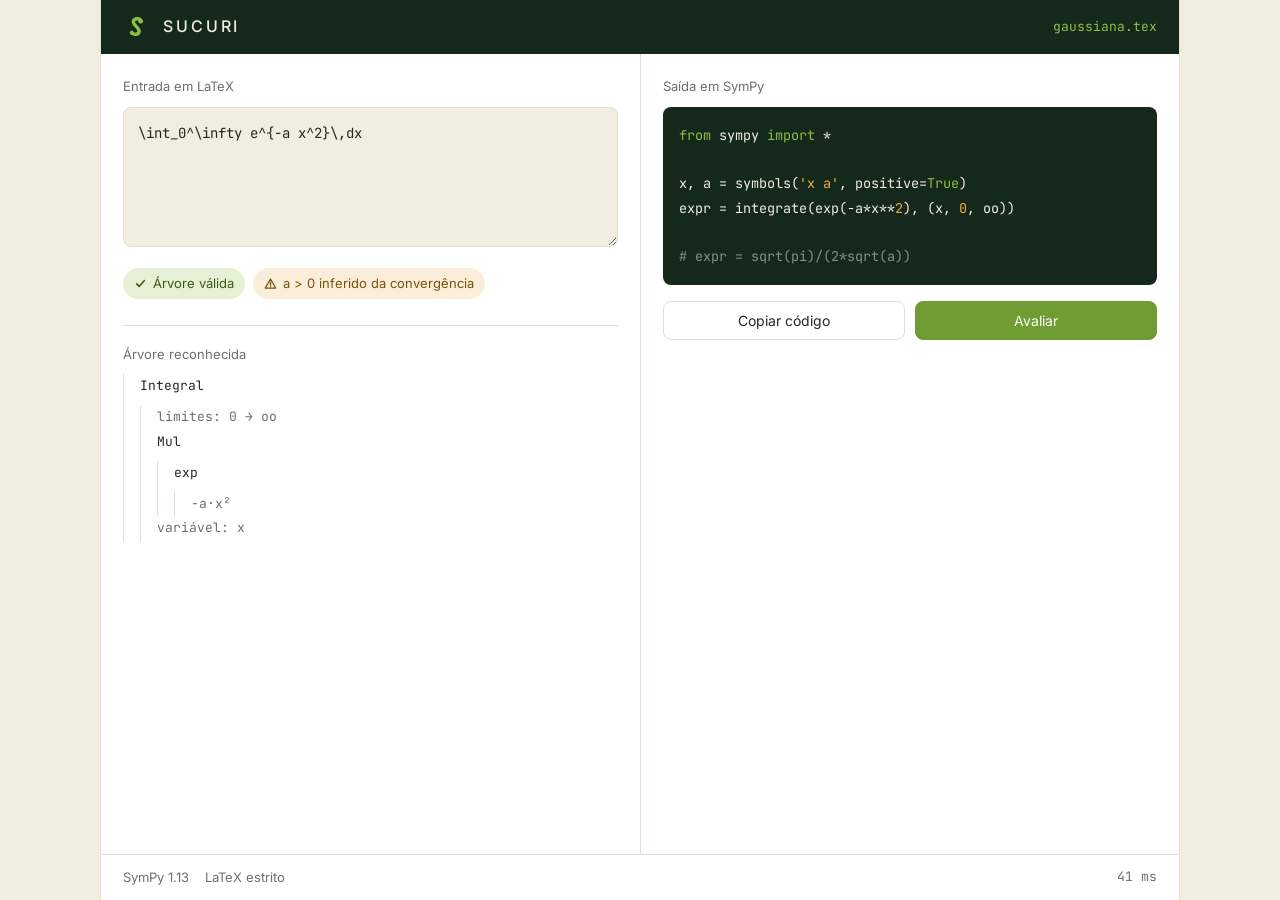
<file: identidade/mockup/mockup.html>
<!DOCTYPE html>
<html lang="pt-BR">
<head>
<meta charset="utf-8">
<meta name="viewport" content="width=device-width, initial-scale=1">
<title>SUCURI — mockup da interface</title>
<link rel="icon" href="../launcher/favicon.svg">
<link rel="preconnect" href="https://fonts.googleapis.com">
<link rel="preconnect" href="https://fonts.gstatic.com" crossorigin>
<link href="https://fonts.googleapis.com/css2?family=Inter:wght@400;500&family=JetBrains+Mono:wght@400;500&display=swap" rel="stylesheet">
<style>
:root{
  --mata:#14291C; --mata-2:#1D3A28; --verde:#8FBE45; --folha:#6F9C33;
  --ambar:#E3B23C; --areia:#F1EDDF; --areia-2:#E4DFCC; --argila:#C0442F;
  --tinta:#232821; --tinta-2:#6B7268;
  --ui:Inter,"Helvetica Neue",Arial,sans-serif;
  --mono:"JetBrains Mono","SF Mono",Menlo,Consolas,monospace;
}
*{box-sizing:border-box}
body{margin:0;background:var(--areia);color:var(--tinta);font-family:var(--ui);
     font-size:15px;line-height:1.6;-webkit-font-smoothing:antialiased}
.app{max-width:1080px;margin:0 auto;min-height:100vh;display:flex;flex-direction:column;
     background:#fff;border-left:1px solid var(--areia-2);border-right:1px solid var(--areia-2)}

header{display:flex;align-items:center;gap:14px;padding:14px 22px;background:var(--mata)}
header svg{flex:none}
.wordmark{color:var(--areia);font-size:16px;font-weight:500;letter-spacing:.18em}
.arquivo{margin-left:auto;color:var(--verde);font-family:var(--mono);font-size:13px}

main{flex:1;display:grid;grid-template-columns:1fr 1fr;gap:1px;background:var(--areia-2)}
section{background:#fff;padding:22px;min-width:0}
.rotulo{font-size:13px;color:var(--tinta-2);margin:0 0 10px}

textarea{width:100%;min-height:140px;resize:vertical;border:1px solid var(--areia-2);
  border-radius:8px;background:var(--areia);padding:14px;font-family:var(--mono);
  font-size:14px;line-height:1.7;color:var(--tinta)}
textarea:focus{outline:none;border-color:var(--folha);box-shadow:0 0 0 3px rgba(111,156,51,.18)}

.estados{display:flex;flex-wrap:wrap;gap:8px;margin:14px 0 0}
.pill{display:inline-flex;align-items:center;gap:6px;font-size:13px;
      padding:5px 11px;border-radius:999px}
.ok{background:#E6F0D4;color:#3D5A15}
.aviso{background:#FAEEDA;color:#7A5307}
.pill svg{flex:none}

pre{margin:0;background:var(--mata);border-radius:8px;padding:16px;overflow-x:auto;
    font-family:var(--mono);font-size:13.5px;line-height:1.8;color:var(--areia)}
.kw{color:var(--verde)} .str{color:var(--ambar)} .cm{color:#7E9481}

.acoes{display:flex;gap:10px;margin-top:16px}
button{flex:1;font-family:var(--ui);font-size:14px;padding:10px 14px;border-radius:8px;
  border:1px solid var(--areia-2);background:#fff;color:var(--tinta);cursor:pointer}
button:hover{background:var(--areia)}
button.primario{background:var(--folha);border-color:var(--folha);color:#fff}
button.primario:hover{background:#5F871E}
button:focus-visible{outline:2px solid var(--folha);outline-offset:2px}

.arvore{margin-top:26px;padding-top:18px;border-top:1px solid var(--areia-2)}
.arvore ul{list-style:none;margin:6px 0 0;padding-left:16px;
  border-left:1px solid var(--areia-2);font-family:var(--mono);font-size:13px;color:var(--tinta-2)}
.arvore li{padding:2px 0}
.arvore .no{color:var(--tinta)}

footer{padding:12px 22px;border-top:1px solid var(--areia-2);
  font-size:13px;color:var(--tinta-2);display:flex;gap:16px}
footer .tempo{margin-left:auto;font-family:var(--mono)}

@media (max-width:760px){
  main{grid-template-columns:1fr}
  section{padding:18px}
}
@media (prefers-reduced-motion:no-preference){
  button{transition:background .15s ease}
}
</style>
</head>
<body>
<div class="app">

<header>
  <svg width="26" height="26" viewBox="0 0 100 100" aria-label="SUCURI">
    <path d="M68 28 C68 16, 44 14, 40 28 C36 42, 62 50, 62 66 C62 80, 40 82, 34 72"
          fill="none" stroke="#8FBE45" stroke-width="13" stroke-linecap="round"/>
    <circle cx="68" cy="28" r="9" fill="#8FBE45"/>
    <g transform="rotate(-31 34 72)"><rect x="27" y="65" width="14" height="14" rx="1.5" fill="#8FBE45"/></g>
  </svg>
  <span class="wordmark">SUCURI</span>
  <span class="arquivo">gaussiana.tex</span>
</header>

<main>
  <section>
    <p class="rotulo">Entrada em LaTeX</p>
    <textarea spellcheck="false" aria-label="Entrada em LaTeX">\int_0^\infty e^{-a x^2}\,dx</textarea>

    <div class="estados">
      <span class="pill ok">
        <svg width="13" height="13" viewBox="0 0 20 20" aria-hidden="true"><path d="M4 10.5l4 4 8-9" fill="none" stroke="currentColor" stroke-width="2.4" stroke-linecap="round" stroke-linejoin="round"/></svg>
        Árvore válida
      </span>
      <span class="pill aviso">
        <svg width="13" height="13" viewBox="0 0 20 20" aria-hidden="true"><path d="M10 3l8 14H2z" fill="none" stroke="currentColor" stroke-width="2" stroke-linejoin="round"/><path d="M10 8v4.5" stroke="currentColor" stroke-width="2" stroke-linecap="round"/><circle cx="10" cy="15" r="1" fill="currentColor"/></svg>
        a &gt; 0 inferido da convergência
      </span>
    </div>

    <div class="arvore">
      <p class="rotulo">Árvore reconhecida</p>
      <ul>
        <li class="no">Integral</li>
        <ul>
          <li>limites: 0 → oo</li>
          <li class="no">Mul</li>
          <ul>
            <li class="no">exp</li>
            <ul><li>-a·x²</li></ul>
          </ul>
          <li>variável: x</li>
        </ul>
      </ul>
    </div>
  </section>

  <section>
    <p class="rotulo">Saída em SymPy</p>
<pre id="codigo"><span class="kw">from</span> sympy <span class="kw">import</span> *

x, a = symbols(<span class="str">'x a'</span>, positive=<span class="kw">True</span>)
expr = integrate(exp(-a*x**<span class="str">2</span>), (x, <span class="str">0</span>, oo))

<span class="cm"># expr = sqrt(pi)/(2*sqrt(a))</span></pre>

    <div class="acoes">
      <button id="copiar">Copiar código</button>
      <button class="primario">Avaliar</button>
    </div>
  </section>
</main>

<footer>
  <span>SymPy 1.13</span>
  <span>LaTeX estrito</span>
  <span class="tempo">41 ms</span>
</footer>

</div>

<script>
document.getElementById('copiar').addEventListener('click', function (e) {
  var texto = document.getElementById('codigo').innerText;
  navigator.clipboard.writeText(texto).then(function () {
    e.target.textContent = 'Código copiado';
    setTimeout(function () { e.target.textContent = 'Copiar código'; }, 1600);
  });
});
</script>
</body>
</html>
</file>
<file: web/tokens.css>
/* SUCURI — tokens de marca
   SymPy Unified Compiler for Unambiguous Rendered Input */

:root {
  /* Cores de marca */
  --sucuri-mata:   #14291C; /* fundo escuro, ladrilho da marca */
  --sucuri-verde:  #8FBE45; /* marca sobre fundo escuro */
  --sucuri-folha:  #6F9C33; /* marca e wordmark sobre fundo claro */
  --sucuri-ambar:  #E3B23C; /* aviso, ambiguidade resolvida por inferência */
  --sucuri-areia:  #F1EDDF; /* superfície clara */
  --sucuri-argila: #C0442F; /* erro de parse */

  /* Derivadas de interface */
  --sucuri-mata-2:    #1D3A28; /* elevação dentro do tema escuro */
  --sucuri-areia-2:   #E4DFCC; /* bordas sobre areia */
  --sucuri-tinta:     #232821; /* texto principal no tema claro */
  --sucuri-tinta-2:   #6B7268; /* texto secundário */
  --sucuri-sucesso-bg: #E6F0D4;
  --sucuri-sucesso-fg: #3D5A15;
  --sucuri-aviso-bg:   #FAEEDA;
  --sucuri-aviso-fg:   #7A5307;
  --sucuri-erro-bg:    #F9E3DF;
  --sucuri-erro-fg:    #8A2D1C;

  /* Tipografia */
  --sucuri-fonte-ui:   Inter, "Helvetica Neue", Arial, sans-serif;
  --sucuri-fonte-mono: "JetBrains Mono", "SF Mono", Menlo, Consolas, monospace;
  --sucuri-tracking-wordmark: 0.18em;

  /* Forma */
  --sucuri-raio:      8px;
  --sucuri-raio-card: 12px;
  --sucuri-raio-icone: 23%; /* proporção do ladrilho da marca */
}

[data-tema="escuro"] {
  --sucuri-superficie-0: var(--sucuri-mata);
  --sucuri-superficie-1: var(--sucuri-mata-2);
  --sucuri-texto:        var(--sucuri-areia);
  --sucuri-marca:        var(--sucuri-verde);
}

[data-tema="claro"] {
  --sucuri-superficie-0: var(--sucuri-areia);
  --sucuri-superficie-1: #FFFFFF;
  --sucuri-texto:        var(--sucuri-tinta);
  --sucuri-marca:        var(--sucuri-folha);
}
</file>
<file: web/sucuri.css>
/* SUCURI — folha da interface.
   Deriva do mockup da identidade; os valores vêm de tokens.css. */

:root{
  --mata:var(--sucuri-mata); --verde:var(--sucuri-verde); --folha:var(--sucuri-folha);
  --ambar:var(--sucuri-ambar); --areia:var(--sucuri-areia); --areia-2:var(--sucuri-areia-2);
  --argila:var(--sucuri-argila); --tinta:var(--sucuri-tinta); --tinta-2:var(--sucuri-tinta-2);
  --ui:var(--sucuri-fonte-ui); --mono:var(--sucuri-fonte-mono);
}
*{box-sizing:border-box}
body{margin:0;background:var(--areia);color:var(--tinta);font-family:var(--ui);
     font-size:15px;line-height:1.6;-webkit-font-smoothing:antialiased}
.app{max-width:1180px;margin:0 auto;min-height:100vh;display:flex;flex-direction:column;
     background:#fff;border-left:1px solid var(--areia-2);border-right:1px solid var(--areia-2)}

header{display:flex;align-items:center;gap:14px;padding:14px 22px;background:var(--mata)}
header svg{flex:none}
.wordmark{color:var(--areia);font-size:16px;font-weight:500;
          letter-spacing:var(--sucuri-tracking-wordmark)}
.arquivo{margin-left:auto;color:var(--verde);font-family:var(--mono);font-size:13px}

main{flex:1;display:grid;grid-template-columns:1fr 1fr;gap:1px;background:var(--areia-2)}
section{background:#fff;padding:22px;min-width:0}
.rotulo{font-size:13px;color:var(--tinta-2);margin:0 0 10px}
.rotulo.espaco{margin-top:26px}

textarea{width:100%;min-height:120px;resize:vertical;border:1px solid var(--areia-2);
  border-radius:var(--sucuri-raio);background:var(--areia);padding:14px;font-family:var(--mono);
  font-size:14px;line-height:1.7;color:var(--tinta)}
textarea:focus{outline:none;border-color:var(--folha);box-shadow:0 0 0 3px rgba(111,156,51,.18)}

/* ------------------------------------------------------------- pastilhas */
.estados{display:flex;flex-wrap:wrap;gap:8px;margin:14px 0 0;min-height:28px}
.pill{display:inline-flex;align-items:center;gap:6px;font-size:13px;
      padding:5px 11px;border-radius:999px}
.ok{background:var(--sucuri-sucesso-bg);color:var(--sucuri-sucesso-fg)}
.aviso{background:var(--sucuri-aviso-bg);color:var(--sucuri-aviso-fg)}
.erro{background:var(--sucuri-erro-bg);color:var(--sucuri-erro-fg)}
.neutro{background:var(--areia);color:var(--tinta-2)}
.pill svg{flex:none}

/* --------------------------------------------------------------- blocos */
.bloco{margin-top:26px;padding-top:18px;border-top:1px solid var(--areia-2)}

/* ------------------------------------------------------------ faixa de aviso */
/* Página que para de responder sem dizer nada é o que o usuário chama de
   instável. Qualquer coisa que dê errado longe de um painel aparece aqui. */
.faixa{background:var(--sucuri-aviso-bg);color:var(--sucuri-aviso-fg);
  padding:10px 22px;font-size:13px;border-bottom:1px solid #E8D4AC;
  display:flex;align-items:center;gap:12px}
.faixa .desfazer{flex:none;font-size:12.5px;padding:4px 12px;
  border:1px solid #E8D4AC;background:#fff;color:var(--sucuri-aviso-fg);
  border-radius:999px;cursor:pointer}
.faixa .desfazer:hover{background:var(--areia)}

/* --------------------------------------------------------- falta convenção */
.falta{border:1px solid #E3C9A0;background:#FDF8EF;border-radius:var(--sucuri-raio);
  padding:12px 14px}
.falta p{margin:0 0 10px;font-size:13.5px}
.falta .linha{display:flex;gap:8px;flex-wrap:wrap;align-items:center}
.falta input{font-family:var(--mono);font-size:14px;padding:7px 10px;width:7em;
  border:1px solid var(--areia-2);border-radius:6px;background:#fff;color:var(--tinta)}
.falta input:focus{outline:none;border-color:var(--folha);
  box-shadow:0 0 0 3px rgba(111,156,51,.18)}
.falta button{flex:none;font-size:13px;padding:7px 12px}
.falta .atalhos{margin-top:10px;font-size:12.5px;color:var(--tinta-2)}
.falta .atalhos button{font-family:var(--mono);padding:4px 10px;border-radius:999px;
  margin-left:6px}

/* ------------------------------------------------------------ perguntas */
.sitio{border:1px solid var(--areia-2);border-radius:var(--sucuri-raio);
       padding:12px 14px;margin-bottom:10px}

/* Sítio já resolvido não repete a pergunta: uma linha, e as opções só quando
   alguém quiser mudar. Perguntar o que já foi respondido faz o usuário
   desconfiar de uma decisão que ele próprio tomou. */
.sitio.resolvido{padding:0 0 0 10px;border:none;background:none;
  margin-bottom:6px}
.sitio.resolvido.inferida{border-left:3px solid var(--ambar)}
.sitio.resolvido.explicita{border-left:3px solid var(--folha)}
.sitio-linha{display:flex;align-items:center;gap:10px;width:100%;
  font-family:var(--ui);font-size:12.5px;text-align:left;cursor:pointer;
  background:none;border:none;padding:4px 0;color:var(--tinta-2);flex-wrap:wrap}
.sitio-linha:hover .sitio-leitura{color:var(--tinta)}
.sitio-linha .fragmento{font-size:12.5px;padding:1px 6px}
.sitio-leitura{color:var(--tinta-2)}
.sitio-leitura::before{content:"◆  ";font-size:11px}
.sitio.inferida .sitio-leitura::before{color:var(--ambar)}
.sitio.explicita .sitio-leitura::before{color:var(--folha)}
.sitio-origem{margin-left:auto;color:var(--tinta-2);opacity:.75}
.sitio.resolvido .opcoes{margin:6px 0 10px}
.sitio.pendente{border-color:#E3C9A0;background:#FDF8EF}
.sitio.inferida{border-left:3px solid var(--ambar)}
.sitio.explicita{border-left:3px solid var(--folha)}
.sitio-cabeca{display:flex;align-items:baseline;gap:10px;flex-wrap:wrap}
.fragmento{font-family:var(--mono);font-size:13.5px;color:var(--tinta);
  background:var(--areia);padding:2px 7px;border-radius:5px}
.sitio-nota{font-size:12.5px;color:var(--tinta-2);margin-left:auto}
.opcoes{display:flex;flex-wrap:wrap;gap:8px;margin-top:10px}
/* O atributo hidden vale display:none por regra do navegador, mas a linha
   acima tem a mesma especificidade e vem depois — então ganhava, e o sítio
   "compacto" aparecia aberto. Regra explícita. */
.opcoes[hidden]{display:none}
.opcao{font-family:var(--ui);font-size:13px;padding:7px 12px;border-radius:999px;
  border:1px solid var(--areia-2);background:#fff;color:var(--tinta);cursor:pointer;
  text-align:left}
.opcao:hover{background:var(--areia)}
.opcao.escolhida{background:var(--folha);border-color:var(--folha);color:#fff}
.opcao.herdada{background:var(--sucuri-aviso-bg);border-color:#E8D4AC;
  color:var(--sucuri-aviso-fg)}

/* ----------------------------------------------------------- convenções */
.convencoes summary{font-size:13px;color:var(--tinta-2);cursor:pointer;
  list-style:none;display:flex;align-items:center;gap:6px}
.convencoes summary::before{content:"▸";color:var(--folha)}
.convencoes[open] summary::before{content:"▾"}
.convencoes summary::-webkit-details-marker{display:none}
.campos{display:grid;grid-template-columns:1fr 1fr;gap:10px 14px;margin-top:14px}
.campos label{display:flex;flex-direction:column;gap:4px;font-size:12.5px;
  color:var(--tinta-2)}
.campos .amostra{font-family:var(--mono);color:var(--tinta)}
.campos input,.campos select{font-family:var(--mono);font-size:13px;padding:7px 9px;
  border:1px solid var(--areia-2);border-radius:6px;background:var(--areia);color:var(--tinta)}
.campos select{font-family:var(--ui)}
.campos input:focus,.campos select:focus{outline:none;border-color:var(--folha)}
.nota{font-size:12.5px;color:var(--tinta-2);margin:12px 0 0}

/* --------------------------------------------------------------- árvore */
.arvore ul{list-style:none;margin:6px 0 0;padding-left:16px;
  border-left:1px solid var(--areia-2);font-family:var(--mono);font-size:13px;
  color:var(--tinta-2)}
.arvore>div>ul{padding-left:0;border-left:none}
.arvore li{padding:2px 0}
.arvore .no{color:var(--tinta)}
.arvore .inferida{color:var(--sucuri-aviso-fg)}
.arvore .inferida::after{content:" ◆";color:var(--ambar)}
.arvore .explicita::after{content:" ◆";color:var(--folha)}

/* -------------------------------------------------------------- leitura */
.leitura{min-height:86px;display:flex;align-items:center;justify-content:center;
  padding:18px 16px;border:1px solid var(--areia-2);border-radius:var(--sucuri-raio-card);
  background:var(--areia);overflow-x:auto}
.leitura.cru{color:var(--tinta-2)}
.leitura .katex{font-size:1.35em}
.leitura .vazio{font-size:13px;color:var(--tinta-2)}

/* --------------------------------------------------------------- código */
pre{margin:0;background:var(--mata);border-radius:var(--sucuri-raio);padding:16px;
    overflow-x:auto;font-family:var(--mono);font-size:13.5px;line-height:1.8;
    color:var(--areia);white-space:pre}
.kw{color:var(--verde)} .str{color:var(--ambar)} .cm{color:#7E9481}

.acoes{display:flex;gap:10px;margin-top:16px}
button{flex:1;font-family:var(--ui);font-size:14px;padding:10px 14px;
  border-radius:var(--sucuri-raio);border:1px solid var(--areia-2);background:#fff;
  color:var(--tinta);cursor:pointer}
button:hover{background:var(--areia)}
button.primario{background:var(--folha);border-color:var(--folha);color:#fff}
button.primario:hover{background:#5F871E}
button:focus-visible{outline:2px solid var(--folha);outline-offset:2px}

/* -------------------------------------------------------------- módulos */
.modulo-cabeca{font-size:13.5px;margin-bottom:4px}
.modulo-cabeca b{font-weight:500}
.modulo-desc{font-size:12.5px;color:var(--tinta-2);margin:0 0 10px}
.operacoes{display:flex;flex-wrap:wrap;gap:8px}
.operacoes button{flex:none}
#resultado{margin-top:16px}
.resultado{border:1px solid var(--areia-2);border-radius:var(--sucuri-raio);padding:14px}
.resultado h3{margin:0 0 8px;font-size:14px;font-weight:500}
.resultado table{border-collapse:collapse;width:100%;font-family:var(--mono);font-size:12.5px}
.resultado td{border-bottom:1px solid var(--areia-2);padding:5px 8px;vertical-align:top}
.resultado tr:last-child td{border-bottom:none}
/* Bloqueio é barreira: o resultado NÃO pode ser apresentado como conclusão.
   Vermelho, porque interrompe. */
.bloqueio{font-size:12.5px;color:var(--sucuri-erro-fg);background:var(--sucuri-erro-bg);
  border-radius:6px;padding:8px 10px;margin-top:10px}

/* Nota de alcance é outra coisa: a conta está certa, e o que ela NÃO faz
   precisa ser dito. "separar não resolve a equação" não é falha da conta, é o
   limite dela — e em vermelho parecia erro, que foi o que aconteceu. */
.nota-escopo{font-size:12.5px;color:var(--sucuri-sucesso-fg);
  background:var(--sucuri-sucesso-bg);border-radius:6px;padding:8px 10px;
  margin-top:10px;border-left:3px solid var(--folha)}
.proveniencia{font-size:12.5px;margin-top:10px;color:var(--tinta-2)}
.nao-apresentavel{background:var(--sucuri-aviso-bg);color:var(--sucuri-aviso-fg);
  border-radius:6px;padding:8px 10px}

footer{padding:12px 22px;border-top:1px solid var(--areia-2);
  font-size:13px;color:var(--tinta-2);display:flex;gap:16px}
footer .tempo{margin-left:auto;font-family:var(--mono)}

@media (max-width:860px){
  main{grid-template-columns:1fr}
  section{padding:18px}
  .campos{grid-template-columns:1fr}
}
@media (prefers-reduced-motion:no-preference){
  button,.opcao{transition:background .15s ease}
}
</file>
<file: web/caderno.css>
/* SUCURI — o caderno.
   Empilha células; cada uma guarda o que você escreveu e o que saiu disso. */

.modo{color:var(--verde);font-size:13px;text-decoration:none;
  border:1px solid rgba(143,190,69,.35);border-radius:999px;padding:3px 10px}
.modo:hover{background:rgba(143,190,69,.12)}
/* o botão de idioma: o mesmo desenho dos links do cabeçalho */
button.modo{background:none;font-family:inherit;cursor:pointer;line-height:inherit;
  flex:none;width:auto;min-width:0;color:var(--verde);font-size:13px;padding:3px 10px}

.caderno-convencoes{padding:16px 22px;border-bottom:1px solid var(--areia-2);
  margin:0;background:#fff}
.caderno-convencoes .campos{grid-template-columns:repeat(3,1fr)}

/* --------------------------------------------------------------- a barra */
.barra{display:flex;align-items:center;gap:8px;padding:10px 22px;background:#fff;
  border-bottom:1px solid var(--areia-2);flex-wrap:wrap}
.barra button{flex:none;font-size:13px;padding:6px 13px}
.barra .separa{flex:1}

input.arquivo{margin-left:auto;background:transparent;border:1px solid transparent;
  border-radius:6px;padding:3px 8px;width:12em;text-align:right;
  color:var(--verde);font-family:var(--mono);font-size:13px}
input.arquivo:hover{border-color:rgba(143,190,69,.3)}
input.arquivo:focus{outline:none;border-color:var(--verde);text-align:left;
  background:rgba(255,255,255,.06)}


.folha{display:block;background:#fff;padding:22px;gap:0}
.celula{border-left:3px solid var(--areia-2);padding:0 0 0 16px}

/* O lugar entre duas células. Some até o ponteiro chegar — a folha é para ler,
   não para mostrar o que ela sabe fazer —, mas responde ao teclado, porque
   quem navega por tabulação não tem ponteiro para aproximar. */
.inserir{position:relative;height:26px;display:flex;align-items:center;
  justify-content:center}
.inserir button{width:24px;height:24px;padding:0;flex:none;border-radius:999px;
  border:1px solid var(--areia-2);background:#fff;color:var(--tinta-2);
  font-size:15px;line-height:1;cursor:pointer;opacity:0;
  display:flex;align-items:center;justify-content:center}
.inserir::before{content:"";position:absolute;left:0;right:0;height:1px;
  background:var(--areia-2);opacity:0}
.inserir:hover button,.inserir button:focus-visible{opacity:1}
.inserir:hover::before,.inserir:focus-within::before{opacity:1}
.inserir button:hover{border-color:var(--folha);color:var(--folha)}
@media (prefers-reduced-motion:no-preference){
  .inserir button,.inserir::before{transition:opacity .12s ease}
}
.celula.comando{border-left-color:var(--folha)}
.celula.erro{border-left-color:var(--argila)}
.celula.declaracao{border-left-color:var(--ambar)}
.declarado{margin:0;font-size:13px;color:var(--sucuri-aviso-fg);
  background:var(--sucuri-aviso-bg);border-radius:var(--sucuri-raio);
  padding:8px 12px;display:inline-block}
.celula-cabeca{display:flex;align-items:baseline;gap:10px;margin-bottom:8px}
.celula-nome{font-family:var(--mono);font-size:12.5px;color:var(--folha);
  min-width:3.2em}
.celula-dica{font-size:12.5px;color:var(--tinta-2);margin-left:auto}

/* O × mora no cabeçalho da célula, e só aparece quando o ponteiro está nela:
   apagar não é o que se procura numa folha, é o que se acha quando se precisa. */
.apagar{flex:none;width:22px;height:22px;padding:0;margin-left:10px;
  border:1px solid transparent;background:none;color:var(--tinta-2);
  font-size:16px;line-height:1;border-radius:6px;cursor:pointer;opacity:0;
  display:flex;align-items:center;justify-content:center}
.celula:hover .apagar,.apagar:focus-visible{opacity:1}
.apagar:hover{color:var(--argila);border-color:rgba(192,68,47,.35);
  background:var(--sucuri-erro-bg)}

.celula textarea{min-height:0;height:auto;padding:10px 12px}

/* ----------------------------------------------------- realce do verbo
 *
 * Textarea não colore o texto que tem dentro. A camada de baixo é um <pre>
 * com a MESMA métrica — fonte, corpo, entrelinha, recuo, borda —, e o campo
 * por cima fica transparente com o cursor visível. Qualquer diferença entre
 * as duas quebra a linha em lugar diferente e o texto sai dobrado; por isso
 * as duas herdam as medidas da mesma regra. */
.editor{position:relative}
.editor .realce,.celula .editor textarea{
  box-sizing:border-box;margin:0;padding:10px 12px;
  border:1px solid var(--areia-2);border-radius:var(--sucuri-raio);
  font-family:var(--mono);font-size:14px;line-height:1.7;
  white-space:pre-wrap;overflow-wrap:break-word}
.editor .realce{position:absolute;inset:0;overflow:hidden;
  background:var(--areia);color:var(--tinta);pointer-events:none}
/* display:block, e não por gosto: textarea é inline-block, e um inline-block
 * deixa embaixo o espaço do descendente da linha — 7px que fariam a camada de
 * baixo mais alta que a de cima, e a borda sairia dobrada. */
.celula .editor textarea{display:block;position:relative;background:transparent;
  color:transparent;caret-color:var(--tinta)}
/* A regra compartilhada acima é mais específica que `textarea:focus`, e
 * apagaria o anel de foco sem dizer nada. Repor é obrigação: campo que não
 * mostra onde está o foco é campo que se perde de quem usa teclado. */
.celula .editor textarea:focus{border-color:var(--folha);
  box-shadow:0 0 0 3px rgba(111,156,51,.18)}
/* A seleção é pintada na camada de cima, sobre um texto que está na de baixo:
 * opaca, ela esconderia justamente o que se está selecionando. */
.celula .editor textarea::selection{background:rgba(111,156,51,.28)}
.editor .verbo{color:var(--folha);font-weight:600}
.saida{margin-top:12px}
/* A valência: a primeira coisa que se confere num tensor. */
.valencia{margin:0 0 10px;font-family:var(--mono);font-size:12.5px;
  color:var(--tinta-2)}
.saida .livro{padding:16px;border:1px solid var(--areia-2);
  border-radius:var(--sucuri-raio-card);background:var(--areia);overflow-x:auto}
.saida .livro .katex{font-size:1.3em}
.saida pre{margin-top:12px}
.saida .rodape{display:flex;gap:8px;margin-top:10px;flex-wrap:wrap}
.saida .rodape button{flex:none;font-size:12.5px;padding:6px 12px}

/* O que a conta produziu, com nome — a matéria-prima do próximo passo. */
.nomeados{margin-top:12px;border-top:1px solid var(--areia-2);padding-top:10px}
.nomeado{display:flex;align-items:baseline;gap:14px;padding:5px 0}
.nomeado .celula-nome{min-width:3.2em}
.nomeado .katex{font-size:1.05em}

.nova{display:flex;gap:10px;margin-top:8px}
.nova button{flex:none}

kbd{font-family:var(--mono);font-size:11.5px;border:1px solid var(--areia-2);
  border-bottom-width:2px;border-radius:4px;padding:1px 5px;background:var(--areia)}

/* Uma célula com várias linhas: um resultado por linha, na ordem. Sem o eco da
 * linha, a terceira resposta parece continuação da segunda. */
.parte{padding:10px 0}
.parte + .parte{border-top:1px solid var(--areia-2)}
.parte-fonte{margin:0 0 8px;font-family:var(--mono);font-size:12.5px;
  color:var(--tinta-2)}

/* A tabela é monoespaçada a 12,5px, que serve para rótulo e não para fração:
 * empilhada nesse corpo, a fração fica ilegível — e é o valor que se vem ler
 * aqui. Um pouco maior, e com ar para o numerador e o denominador. */
.saida .resultado td{padding:8px}
.saida .resultado td .katex{font-size:1.25em}
</file>
<file: web/manual.css>
/* SUCURI — o manual. Texto para ler, não painel para operar: coluna estreita,
   linha larga, e o exemplo com a cara do caderno. */

.manual{display:block;background:#fff;padding:32px 26px 48px;
  max-width:44em;margin:0 auto;line-height:1.75}
.manual h2{font-size:17px;font-weight:500;margin:38px 0 12px;
  padding-top:18px;border-top:1px solid var(--areia-2)}
.manual h3{font-size:14px;font-weight:500;margin:26px 0 8px;color:var(--folha);
  font-family:var(--mono)}
.manual p{margin:0 0 14px}
.manual code{font-family:var(--mono);font-size:13px;background:var(--areia);
  padding:2px 6px;border-radius:5px}
.manual a{color:var(--folha)}

.abertura{font-size:16px;line-height:1.8}
.nota-manual{font-size:12.5px;color:var(--tinta-2);background:var(--areia);
  border-left:3px solid var(--folha);border-radius:0 6px 6px 0;padding:10px 14px}

.exemplo{border:1px solid var(--areia-2);border-radius:var(--sucuri-raio-card);
  padding:14px 16px;margin:0 0 18px;background:#fff}
.exemplo .entrada{display:block;font-family:var(--mono);font-size:13px;
  background:var(--areia);padding:8px 12px;border-radius:6px;margin-bottom:6px}
.exemplo .saida,.exemplo .pergunta,.exemplo .erro-esperado{
  display:block;font-family:var(--mono);font-size:13px;padding:8px 12px;
  border-radius:6px;margin-top:10px}
.exemplo .saida{background:var(--sucuri-sucesso-bg);color:var(--sucuri-sucesso-fg)}
.exemplo .pergunta{background:var(--sucuri-aviso-bg);color:var(--sucuri-aviso-fg)}
.exemplo .erro-esperado{background:var(--sucuri-erro-bg);color:var(--sucuri-erro-fg)}
.exemplo .explica{margin:10px 0 0;font-size:13px;color:var(--tinta-2)}

.tabela{border-collapse:collapse;width:100%;margin:0 0 18px;font-size:14px}
.tabela td{border-bottom:1px solid var(--areia-2);padding:8px 10px;
  vertical-align:top}
.tabela tr:last-child td{border-bottom:none}
.tabela td:first-child{width:14em}
.tabela th{text-align:left;font-weight:500;padding:8px 10px;
  border-bottom:1px solid var(--areia-2);vertical-align:bottom}
.tabela tr.grupo th{padding-top:22px;color:var(--folha);font-family:var(--mono);
  font-size:13px}
.tabela.verbos td:first-child,.tabela.verbos td:nth-child(2){width:11em}
.tabela.verbos code{overflow-wrap:anywhere}
@media (max-width:640px){
  .tabela.verbos td:first-child,.tabela.verbos td:nth-child(2){width:auto}
  .tabela.verbos td,.tabela.verbos th{padding:8px 6px}}
.prov{font-family:var(--mono);font-size:12.5px}
.prov.est{color:var(--sucuri-sucesso-fg)}
.prov.sem{color:var(--sucuri-erro-fg)}
.prov.nap{color:var(--tinta-2)}

.enunciado{margin:0 0 18px;break-inside:avoid-page}
.enunciado h3{margin-top:22px}
.enunciado .titulo-enunciado{font-family:var(--mono);font-size:12px;
  letter-spacing:.04em;text-transform:uppercase;color:var(--tinta-2);margin:14px 0 2px}
.enunciado .fonte{font-size:12.5px;color:var(--tinta-2);margin:0 0 6px}
.enunciado blockquote{margin:0;padding:8px 14px;background:var(--areia);
  border-left:3px solid var(--areia-2);border-radius:0 6px 6px 0;font-size:13.5px}
.enunciado blockquote p{margin:6px 0}
.enunciado .no-sucuri{font-size:12.5px;margin:6px 0 0;padding:6px 12px;border-radius:6px}
.enunciado .no-sucuri.tudo{background:var(--sucuri-sucesso-bg);color:var(--sucuri-sucesso-fg)}
.enunciado .no-sucuri.parte{background:var(--sucuri-aviso-bg);color:var(--sucuri-aviso-fg)}
.limites{margin:0 0 14px;padding-left:20px}
.limites li{margin-bottom:8px}
.fecho{margin-top:30px;font-size:13px;color:var(--tinta-2)}

@media (max-width:640px){ .manual{padding:22px 18px 36px} }
.sumario{font-size:12.5px;line-height:1.9;color:var(--tinta-2);margin:14px 0 6px}
.sumario a{color:var(--tinta-2);text-decoration:none;border-bottom:1px dotted var(--tinta-2)}
.sumario a:hover{color:var(--folha);border-bottom-color:var(--folha)}

/* ---------------------------------------------------------------- capa */
/* A capa da apostila: a marca âmbar, como pede o guia de identidade, sobre
   Mata — e, pela mesma regra, nenhum verde no enquadramento. */
.capa{--capa-mata:#14291C;--capa-ambar:#E3B23C;--capa-areia:#F1EDDF;
  background:var(--capa-mata);color:var(--capa-areia);
  max-width:640px;aspect-ratio:210/297;margin:24px auto;border-radius:14px;
  box-sizing:border-box;padding:7% 8%;display:flex;flex-direction:column;
  -webkit-print-color-adjust:exact;print-color-adjust:exact}
.capa-topo{display:flex;align-items:center;gap:14px}
.capa-marca{width:52px;height:52px}
.capa-wordmark{font-family:var(--sucuri-fonte-ui);font-weight:500;
  letter-spacing:var(--sucuri-tracking-wordmark);font-size:20px;
  color:var(--capa-areia)}
.capa-figura{width:100%;margin:8% 0 4%}
.capa-figura .malha path{fill:none;stroke:var(--capa-areia);stroke-opacity:.12;stroke-width:1}
.capa-figura .geodesica{fill:none;stroke:var(--capa-areia);stroke-width:2.2;stroke-linecap:round}
.capa-figura .separacao line{stroke:var(--capa-ambar);stroke-width:1.6}
.capa-figura .separacao polygon{fill:var(--capa-ambar)}
.capa-figura .tangente line{stroke:var(--capa-areia);stroke-width:1.6}
.capa-figura .tangente polygon{fill:var(--capa-areia)}
.capa-figura .rotulo{font-family:var(--sucuri-fonte-mono);font-size:15px;fill:var(--capa-areia);font-style:italic}
.capa-figura .rotulo.ambar{fill:var(--capa-ambar)}
.capa-titulo{margin-top:auto}
.capa-sobre{font-family:var(--sucuri-fonte-mono);font-size:12px;letter-spacing:.2em;
  text-transform:uppercase;color:var(--capa-ambar);margin:0 0 10px}
.capa h1{font-family:var(--sucuri-fonte-ui);font-weight:600;font-size:34px;
  line-height:1.15;margin:0 0 14px;color:var(--capa-areia)}
.capa-sub{font-size:15px;line-height:1.5;margin:0 0 22px;opacity:.82}
.capa-formula{font-family:var(--sucuri-fonte-mono);font-size:13px;color:var(--capa-ambar);
  border-top:1px solid rgba(241,237,223,.18);padding-top:14px;margin:0}
.capa-pe{display:flex;justify-content:space-between;gap:16px;margin-top:9%;
  font-size:11px;opacity:.6}
@media (max-width:520px){.capa{aspect-ratio:auto;border-radius:0;margin:0}
  .capa h1{font-size:27px}.capa-pe{flex-direction:column}}
@media print{
  /* Margem lateral zero em toda página, e o recuo do texto no CSS: o Chrome
     faz o layout pela largura das páginas com margem, e a capa, sangrando
     até a borda, ficaria mais larga que ela — e o documento inteiro
     encolheria para caber. */
  @page{size:A4;margin:14mm 0}
  @page:first{margin:0}
  .app:has(.capa) main.manual{padding:0 18mm;max-width:none}
  .capa{width:210mm;height:297mm;max-width:none;aspect-ratio:auto;margin:0;
    border-radius:0;padding:22mm 20mm;break-after:page}
  .capa h1{font-size:40px}
  .capa-marca{width:64px;height:64px}
  .app:has(.capa) > header{display:none}
  /* Linha de código mais larga que a página faz o Chrome reduzir o
     documento inteiro — e a capa deixa de sangrar até a borda. */
  .exemplo .entrada,.exemplo samp{white-space:pre-wrap;overflow-wrap:anywhere}
  /* Exemplo, tabela e item de lista inteiros numa página só. */
  .exemplo,table.tabela,.nota-manual,.limites li{break-inside:avoid}
  h2,h3{break-after:avoid}
  header a.modo{display:none}
}
</file>
